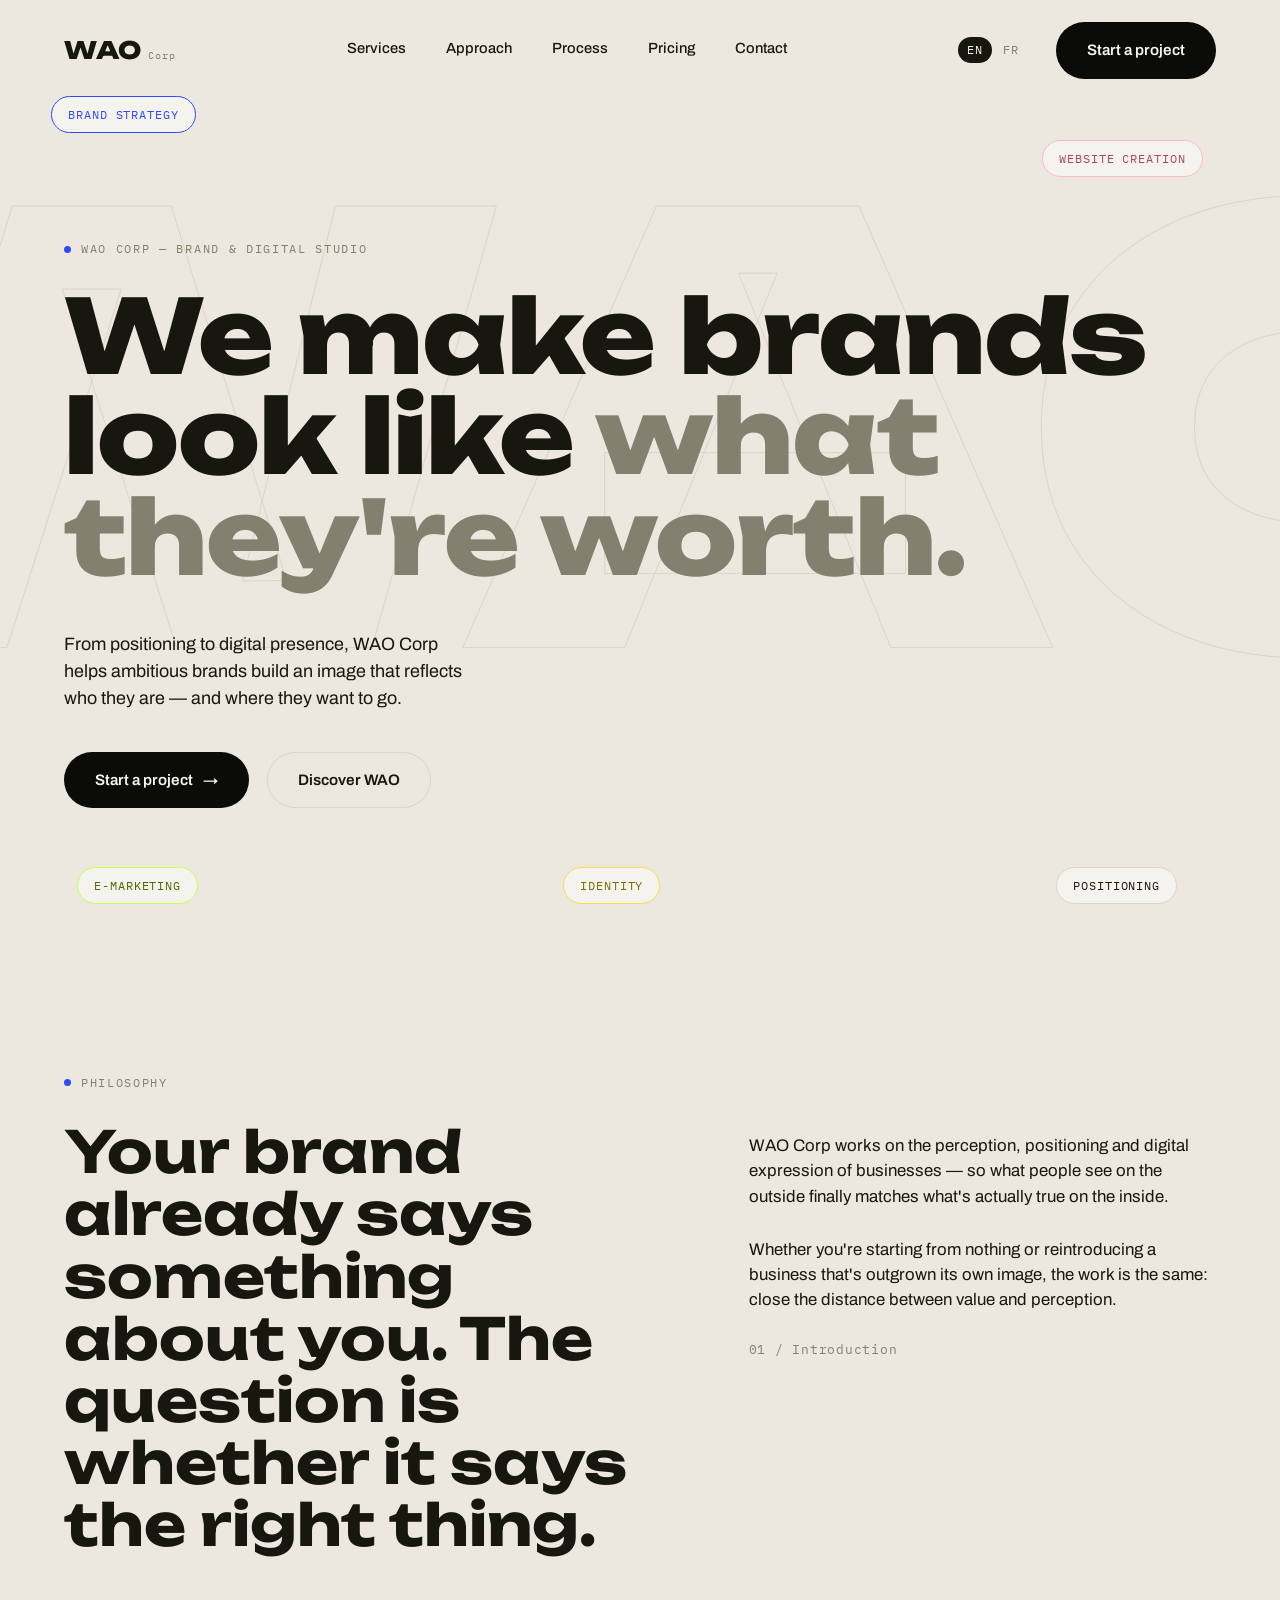
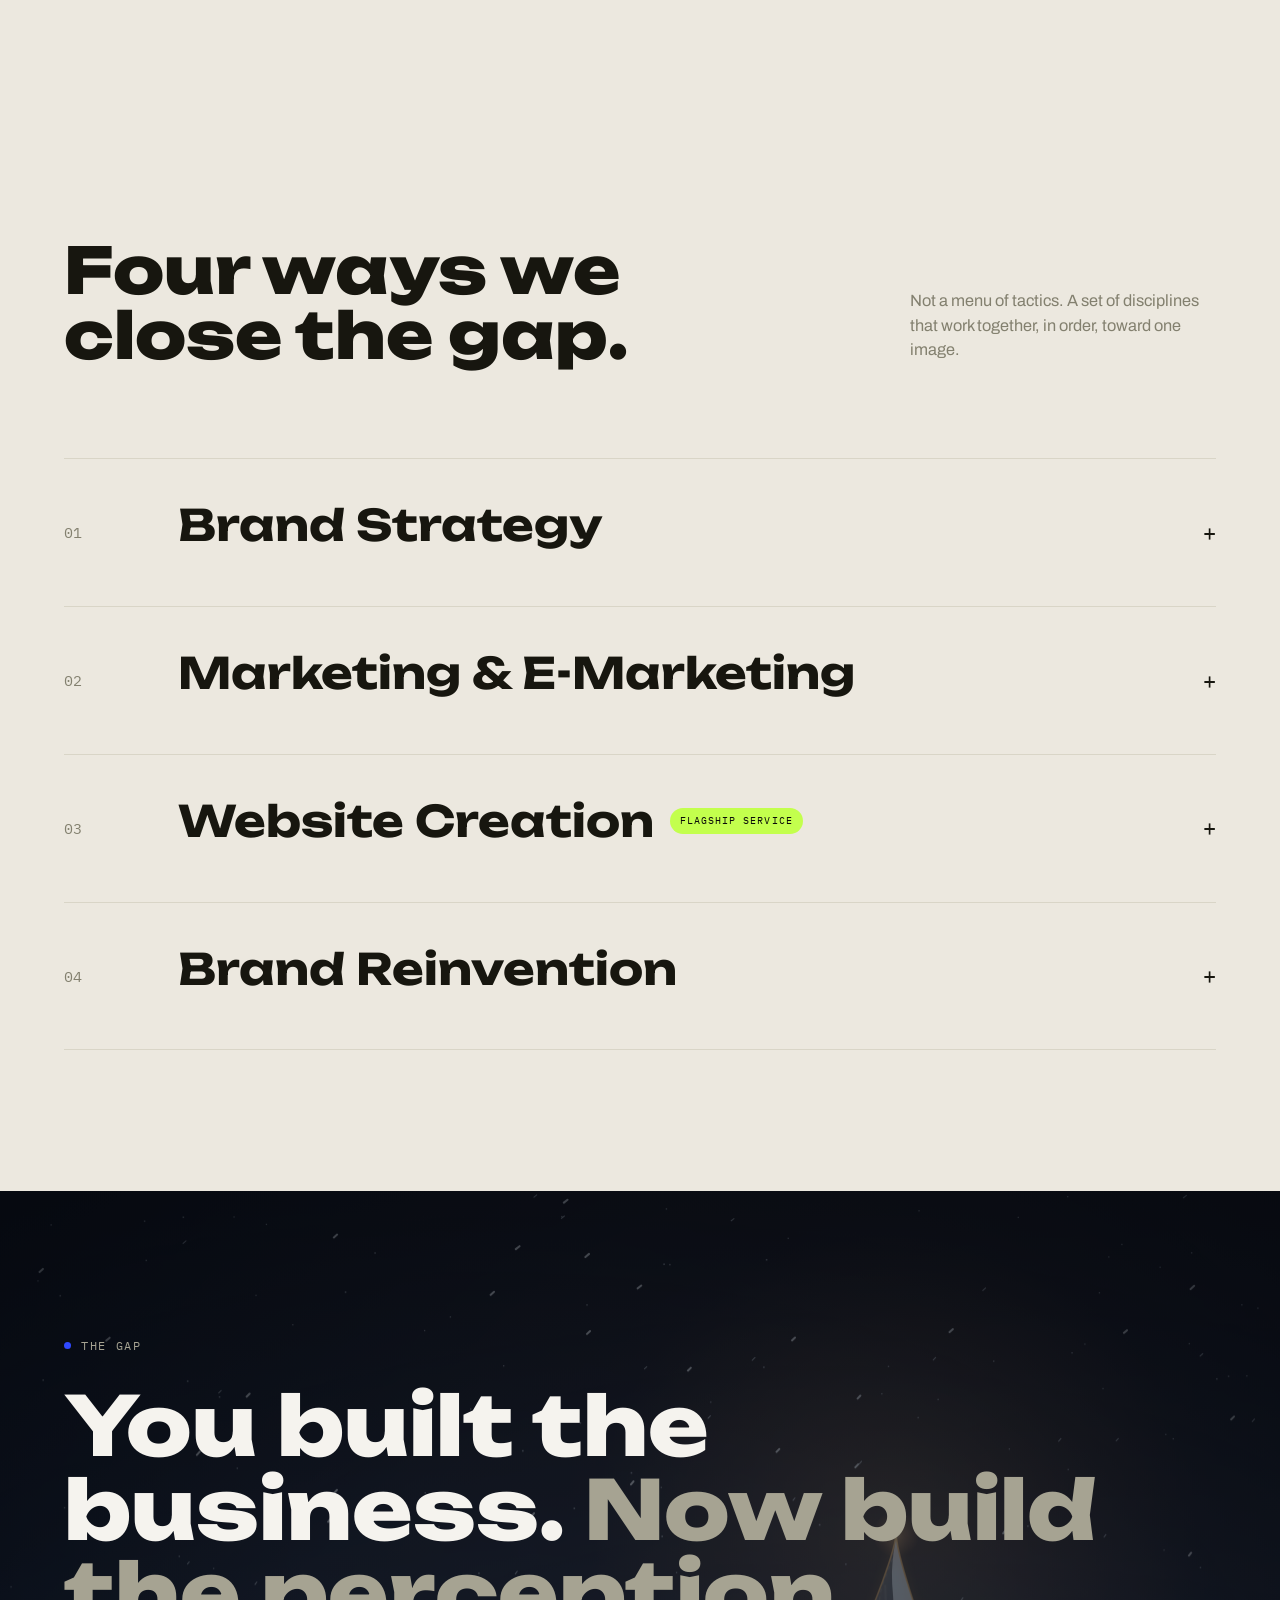
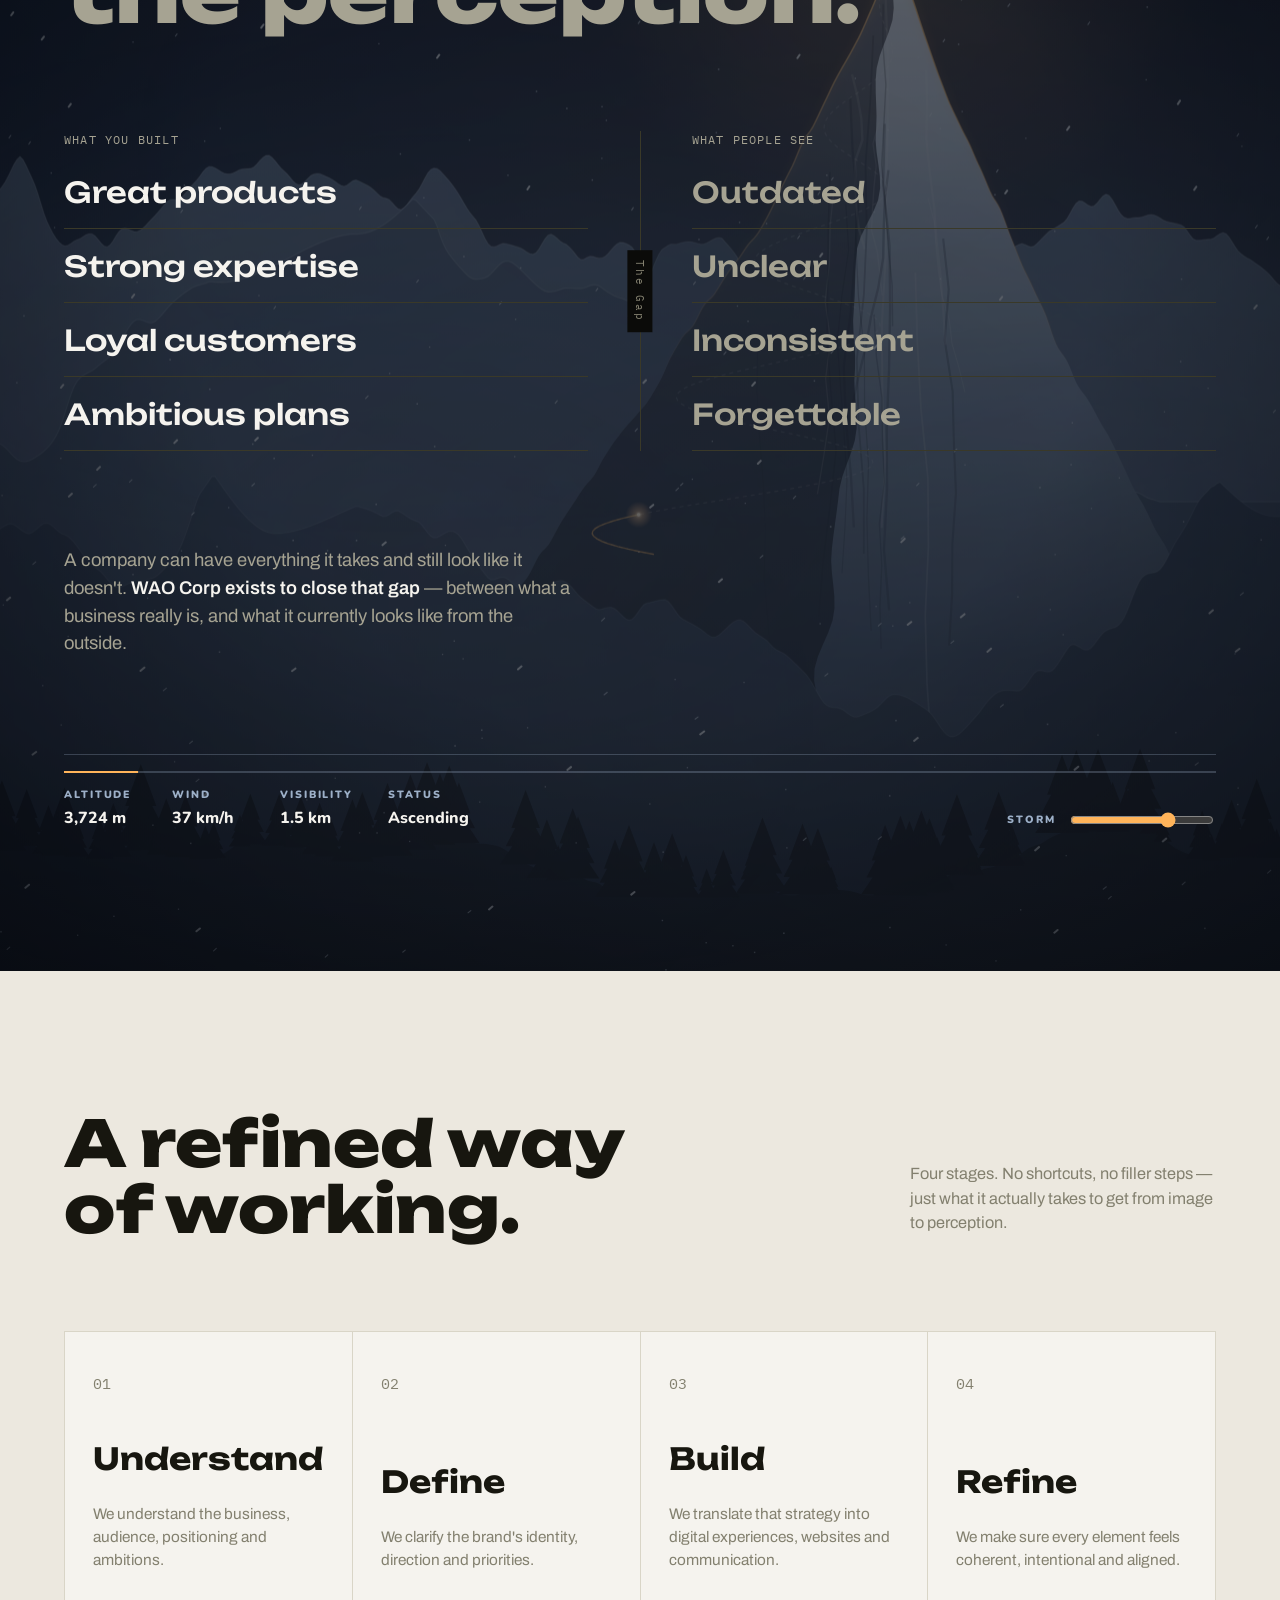
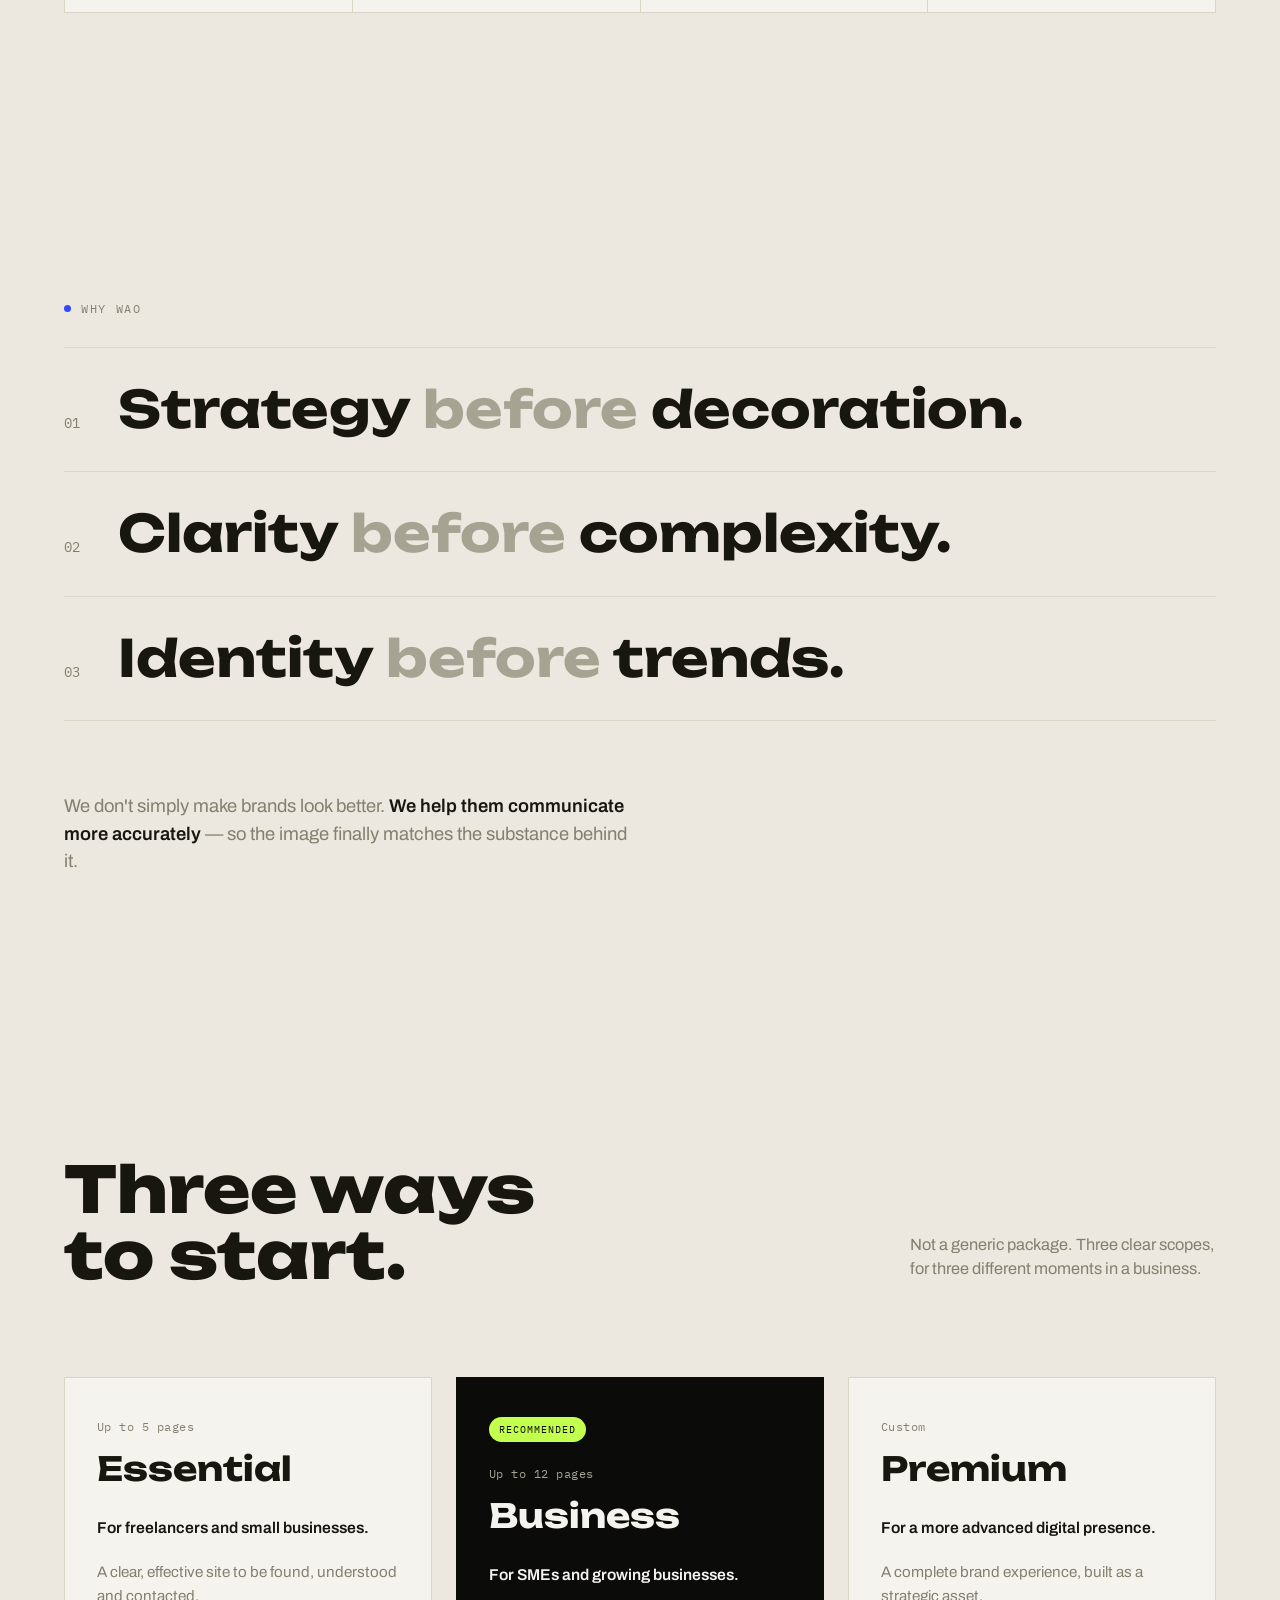
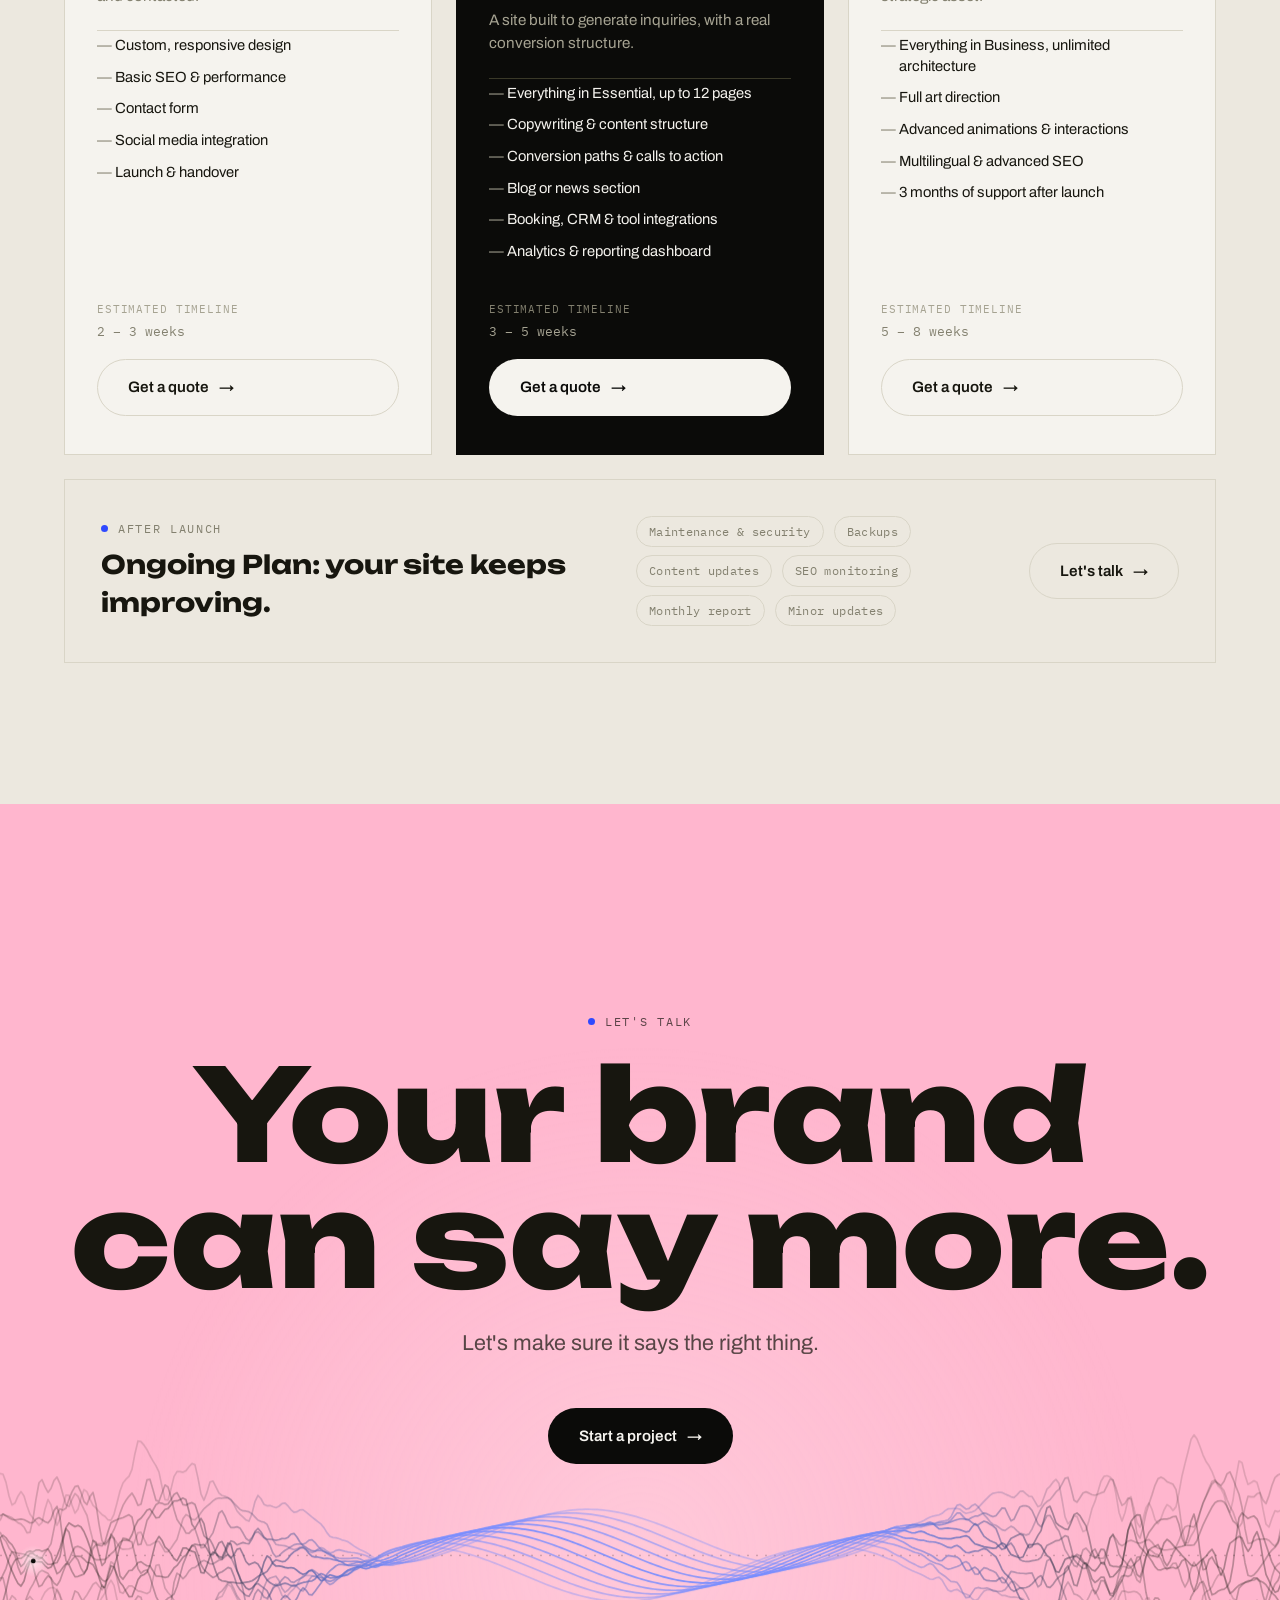
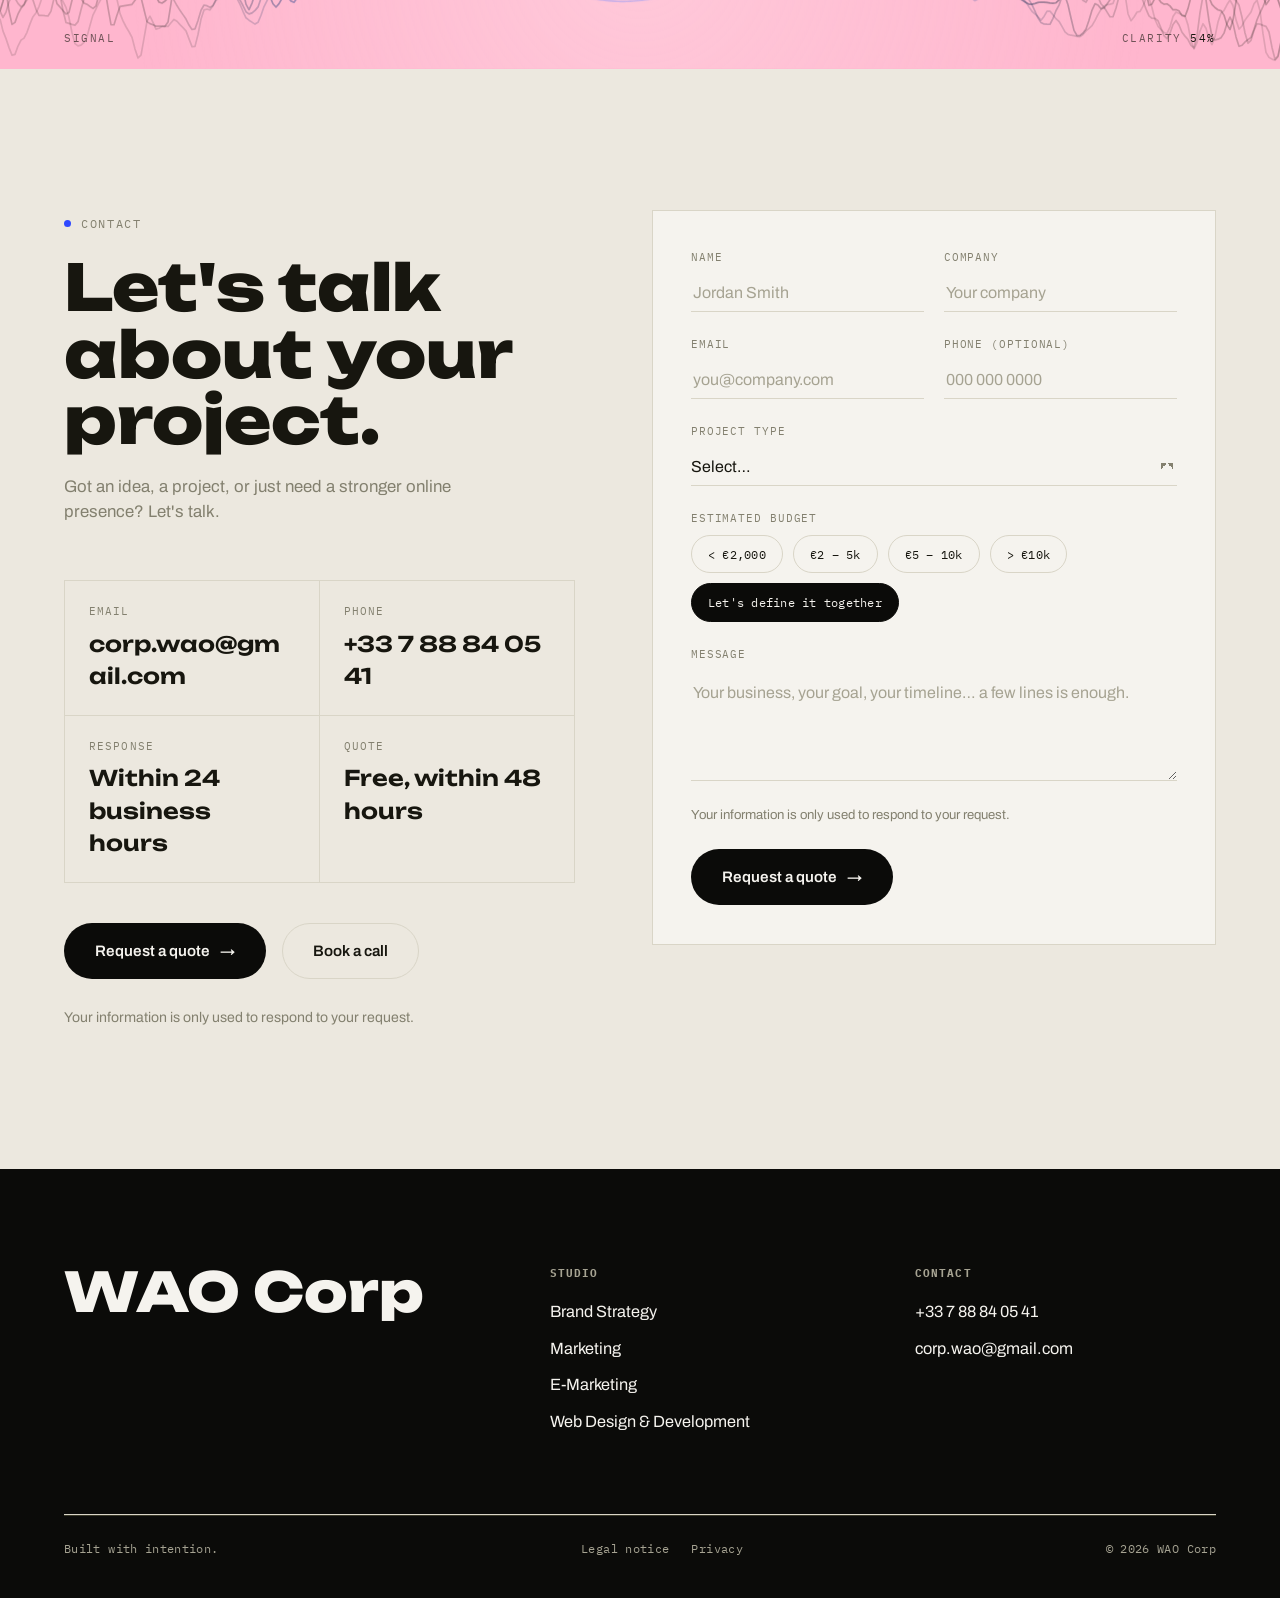
<file: index.html>
<!doctype html>
<html lang="en">
<head>
<meta charset="UTF-8">
<meta name="viewport" content="width=device-width, initial-scale=1, viewport-fit=cover">
<title>WAO Corp — Brand &amp; Digital Studio</title>
<meta name="description" content="WAO Corp helps ambitious brands align their image with what they're truly worth — brand strategy, marketing, website creation and brand reinvention.">
<meta name="theme-color" content="#F5F3EE">
<link rel="icon" href="favicon.svg" type="image/svg+xml">
<link rel="icon" href="favicon-32.png" sizes="32x32" type="image/png">
<link rel="apple-touch-icon" href="apple-touch-icon.png">

<!-- Open Graph -->
<meta property="og:title" content="WAO Corp — Brand &amp; Digital Studio">
<meta property="og:description" content="We make brands look like what they're worth.">
<meta property="og:type" content="website">
<meta property="og:site_name" content="WAO Corp">
<meta property="og:url" content="https://corpwao.github.io/WAOCorp/">
<meta property="og:image" content="https://corpwao.github.io/WAOCorp/og-image.png">
<meta property="og:image:width" content="1200">
<meta property="og:image:height" content="630">
<meta property="og:image:alt" content="WAO Corp: we make brands look like what they're worth.">
<meta name="twitter:card" content="summary_large_image">
<link rel="canonical" href="https://corpwao.github.io/WAOCorp/">
<link rel="alternate" hreflang="en" href="https://corpwao.github.io/WAOCorp/">
<link rel="alternate" hreflang="fr" href="https://corpwao.github.io/WAOCorp/fr/">
<link rel="alternate" hreflang="x-default" href="https://corpwao.github.io/WAOCorp/">

<link rel="preconnect" href="https://fonts.googleapis.com">
<link rel="preconnect" href="https://fonts.gstatic.com" crossorigin>
<link href="https://fonts.googleapis.com/css2?family=Unbounded:wght@500;600;700;800;900&family=Archivo:wght@400;500;600;700&family=IBM+Plex+Mono:wght@400;500&family=Nunito:wght@800;900&display=swap" rel="stylesheet">

<link rel="stylesheet" href="styles.css">
<link rel="stylesheet" href="work-visuals.css">
</head>
<body>

<!-- ================= HEADER ================= -->
<header class="site-header">
  <a href="#top" class="logo">WAO<span>Corp</span></a>

  <nav class="nav-links" aria-label="Primary">
    <a href="#services">Services</a>
    <a href="#approach">Approach</a>
    <a href="#process">Process</a>
    <a href="#pricing">Pricing</a>
    <a href="#contact">Contact</a>
  </nav>

  <div class="nav-right">
    <div class="lang-switch" role="group" aria-label="Language"><span aria-current="true">EN</span><a href="fr/" hreflang="fr" lang="fr" aria-label="Français">FR</a></div>
    <a href="#pricing" class="btn btn-primary nav-cta">Start a project</a>
    <button class="nav-toggle" aria-label="Open menu" aria-expanded="false">
      <span></span><span></span><span></span>
    </button>
  </div>
</header>

<div class="mobile-menu" id="mobile-menu">
  <nav class="mobile-menu-links" aria-label="Mobile">
    <a href="#services">Services</a>
    <a href="#approach">Approach</a>
    <a href="#process">Process</a>
    <a href="#pricing">Pricing</a>
    <a href="#contact">Contact</a>
  </nav>
  <div class="mobile-menu-foot">
    <span>corp.wao@gmail.com</span>
    <a href="#pricing">Start a project →</a>
    <a href="fr/" hreflang="fr" lang="fr">Français</a>
  </div>
</div>

<main id="top">

  <!-- ================= HERO ================= -->
  <section class="hero section-alt">
    <div class="hero-watermark" aria-hidden="true">WAO</div>

    <div class="hero-tags" aria-hidden="true">
      <span class="hero-tag hero-tag--1">Brand Strategy</span>
      <span class="hero-tag hero-tag--2">Website Creation</span>
      <span class="hero-tag hero-tag--3">E-Marketing</span>
      <span class="hero-tag hero-tag--4">Positioning</span>
      <span class="hero-tag hero-tag--5">Identity</span>
    </div>

    <div class="container hero-inner">
      <div class="hero-eyebrow-row">
        <span class="eyebrow">WAO Corp — Brand &amp; Digital Studio</span>
      </div>

      <h1>We make brands<br>look like <em>what<br>they're worth.</em></h1>

      <div class="hero-grid">
        <div>
          <p class="hero-sub">From positioning to digital presence, WAO Corp helps ambitious brands build an image that reflects who they are — and where they want to go.</p>
          <div class="hero-actions">
            <a href="#pricing" class="btn btn-primary">Start a project <span class="btn-arrow">→</span></a>
            <a href="#philosophy" class="btn btn-ghost">Discover WAO</a>
          </div>
        </div>
      </div>
    </div>
  </section>

  <!-- ================= PHILOSOPHY ================= -->
  <section class="section section-alt" id="philosophy">
    <div class="container">
      <span class="eyebrow reveal">Philosophy</span>

      <div class="philosophy-grid" style="margin-top: 28px;">
        <p class="philosophy-statement reveal">Your brand already says something about you. <span class="accent">The question is whether it says the right thing.</span></p>

        <div class="philosophy-aside reveal">
          <p>WAO Corp works on the perception, positioning and digital expression of businesses — so what people see on the outside finally matches what's actually true on the inside.</p>
          <p>Whether you're starting from nothing or reintroducing a business that's outgrown its own image, the work is the same: close the distance between value and perception.</p>
          <span class="philosophy-index">01 / Introduction</span>
        </div>
      </div>
    </div>
  </section>

  <!-- ================= SERVICES ================= -->
  <section class="section section-alt" id="services">
    <div class="container">
      <div class="section-head reveal">
        <h2>Four ways we close the gap.</h2>
        <p>Not a menu of tactics. A set of disciplines that work together, in order, toward one image.</p>
      </div>

      <div class="service-list reveal">
        <div class="service-row" tabindex="0" role="button" aria-expanded="false">
          <span class="service-index">01</span>
          <div class="service-main">
            <div class="service-title-line">
              <h3 class="service-title">Brand Strategy</h3>
            </div>
            <div class="service-desc">
              <div class="service-desc-inner">
                <p>Positioning, identity direction, brand perception, messaging and strategic coherence. The thinking everything else is built on.</p>
              </div>
            </div>
          </div>
          <span class="service-arrow" aria-hidden="true">+</span>
        </div>

        <div class="service-row" tabindex="0" role="button" aria-expanded="false">
          <span class="service-index">02</span>
          <div class="service-main">
            <div class="service-title-line">
              <h3 class="service-title">Marketing &amp; E-Marketing</h3>
            </div>
            <div class="service-desc">
              <div class="service-desc-inner">
                <p>Digital marketing strategy, content direction, acquisition thinking, digital campaigns and online visibility — built around the brand, not around trends.</p>
              </div>
            </div>
          </div>
          <span class="service-arrow" aria-hidden="true">+</span>
        </div>

        <div class="service-row" tabindex="0" role="button" aria-expanded="false">
          <span class="service-index">03</span>
          <div class="service-main">
            <div class="service-title-line">
              <h3 class="service-title">Website Creation</h3>
              <span class="service-flag">Flagship service</span>
            </div>
            <div class="service-desc">
              <div class="service-desc-inner">
                <p>Website design and development focused on clarity, credibility, conversion and brand expression. Often the first real contact between a company and the people it wants to reach — so it's the one we treat with the most weight.</p>
              </div>
            </div>
          </div>
          <span class="service-arrow" aria-hidden="true">+</span>
        </div>

        <div class="service-row" tabindex="0" role="button" aria-expanded="false">
          <span class="service-index">04</span>
          <div class="service-main">
            <div class="service-title-line">
              <h3 class="service-title">Brand Reinvention</h3>
            </div>
            <div class="service-desc">
              <div class="service-desc-inner">
                <p>Helping existing businesses redefine how they present themselves when their current identity no longer reflects their ambition.</p>
              </div>
            </div>
          </div>
          <span class="service-arrow" aria-hidden="true">+</span>
        </div>
      </div>
    </div>
  </section>

  <!-- ================= THE GAP =================
       Background: animated canvas (ported from Summit Storm), a climber
       ascending a snowstorm-wrapped peak. See gap-animation.js. -->
  <section class="section the-gap-section" id="the-gap">
    <canvas class="gap-canvas" id="gap-stage" role="img" aria-label="Animated snowstorm over a mountain range. A climber's headlamp works up a switchback route toward a glowing summit."></canvas>
    <div class="gap-overlay" aria-hidden="true"></div>

    <div class="container gap-content">
      <span class="eyebrow eyebrow--on-dark reveal">The Gap</span>

      <h2 class="gap-statement reveal" style="margin-top: 28px;">You built the business. <span class="accent">Now build the perception.</span></h2>

      <div class="gap-columns reveal">
        <div class="gap-col">
          <span class="gap-col-label">What you built</span>
          <ul>
            <li>Great products</li>
            <li>Strong expertise</li>
            <li>Loyal customers</li>
            <li>Ambitious plans</li>
          </ul>
        </div>

        <div class="gap-divider" aria-hidden="true"><span>The Gap</span></div>

        <div class="gap-col gap-col--negative">
          <span class="gap-col-label">What people see</span>
          <ul>
            <li>Outdated</li>
            <li>Unclear</li>
            <li>Inconsistent</li>
            <li>Forgettable</li>
          </ul>
        </div>
      </div>

      <p class="gap-close reveal">A company can have everything it takes and still look like it doesn't. <strong>WAO Corp exists to close that gap</strong> — between what a business really is, and what it currently looks like from the outside.</p>

      <footer class="gap-hud reveal">
        <div class="gap-hud-prog" aria-hidden="true"><i id="gap-prog"></i></div>
        <dl class="gap-hud-readouts">
          <div class="val"><dt>Altitude</dt><dd id="gap-r-alt">3,650 m</dd></div>
          <div class="val"><dt>Wind</dt><dd id="gap-r-wind">62 km/h</dd></div>
          <div class="val"><dt>Visibility</dt><dd id="gap-r-vis">180 m</dd></div>
          <div class="status"><dt>Status</dt><dd id="gap-r-state">Ascending</dd></div>
        </dl>
        <div class="gap-hud-ctrl">
          <label for="gap-storm">Storm</label>
          <input type="range" id="gap-storm" min="0" max="100" value="70">
        </div>
      </footer>
    </div>
  </section>

  <!-- ================= PROCESS ================= -->
  <section class="section section-alt" id="process">
    <div class="container">
      <div class="section-head reveal">
        <h2>A refined way of working.</h2>
        <p>Four stages. No shortcuts, no filler steps — just what it actually takes to get from image to perception.</p>
      </div>

      <div class="process-list reveal">
        <div class="process-step">
          <span class="process-num">01</span>
          <h3 class="process-title">Understand</h3>
          <p class="process-desc">We understand the business, audience, positioning and ambitions.</p>
        </div>
        <div class="process-step">
          <span class="process-num">02</span>
          <h3 class="process-title">Define</h3>
          <p class="process-desc">We clarify the brand's identity, direction and priorities.</p>
        </div>
        <div class="process-step">
          <span class="process-num">03</span>
          <h3 class="process-title">Build</h3>
          <p class="process-desc">We translate that strategy into digital experiences, websites and communication.</p>
        </div>
        <div class="process-step">
          <span class="process-num">04</span>
          <h3 class="process-title">Refine</h3>
          <p class="process-desc">We make sure every element feels coherent, intentional and aligned.</p>
        </div>
      </div>
    </div>
  </section>

  <!-- ================= WHY WAO ================= -->
  <section class="section section-alt" id="approach">
    <div class="container">
      <span class="eyebrow reveal">Why WAO</span>

      <div class="why-list reveal" style="margin-top: 28px;">
        <div class="why-line">
          <span class="why-num">01</span>
          <p class="why-text">Strategy <span class="fade">before</span> decoration.</p>
        </div>
        <div class="why-line">
          <span class="why-num">02</span>
          <p class="why-text">Clarity <span class="fade">before</span> complexity.</p>
        </div>
        <div class="why-line">
          <span class="why-num">03</span>
          <p class="why-text">Identity <span class="fade">before</span> trends.</p>
        </div>
      </div>

      <p class="why-close reveal">We don't simply make brands look better. <strong>We help them communicate more accurately</strong> — so the image finally matches the substance behind it.</p>
    </div>
  </section>

  <!-- ================= PRICING ================= -->
  <section class="section section-alt" id="pricing">
    <div class="container">
      <div class="section-head reveal">
        <h2>Three ways to start.</h2>
        <p>Not a generic package. Three clear scopes, for three different moments in a business.</p>
      </div>

      <div class="pricing-grid reveal">
        <article class="pricing-card">
          <div class="pricing-head">
            <span class="pricing-scope">Up to 5 pages</span>
            <h3 class="pricing-name">Essential</h3>
          </div>
          <p class="pricing-audience">For freelancers and small businesses.</p>
          <p class="pricing-desc">A clear, effective site to be found, understood and contacted.</p>
          <ul class="pricing-features">
            <li>Custom, responsive design</li>
            <li>Basic SEO &amp; performance</li>
            <li>Contact form</li>
            <li>Social media integration</li>
            <li>Launch &amp; handover</li>
          </ul>
          <div class="pricing-foot">
            <div class="pricing-timeline"><span>Estimated timeline</span>2 – 3 weeks</div>
            <a href="#contact" class="btn btn-ghost">Get a quote <span class="btn-arrow">→</span></a>
          </div>
        </article>

        <article class="pricing-card pricing-card--featured">
          <span class="pricing-badge">Recommended</span>
          <div class="pricing-head">
            <span class="pricing-scope">Up to 12 pages</span>
            <h3 class="pricing-name">Business</h3>
          </div>
          <p class="pricing-audience">For SMEs and growing businesses.</p>
          <p class="pricing-desc">A site built to generate inquiries, with a real conversion structure.</p>
          <ul class="pricing-features">
            <li>Everything in Essential, up to 12 pages</li>
            <li>Copywriting &amp; content structure</li>
            <li>Conversion paths &amp; calls to action</li>
            <li>Blog or news section</li>
            <li>Booking, CRM &amp; tool integrations</li>
            <li>Analytics &amp; reporting dashboard</li>
          </ul>
          <div class="pricing-foot">
            <div class="pricing-timeline"><span>Estimated timeline</span>3 – 5 weeks</div>
            <a href="#contact" class="btn btn-on-dark">Get a quote <span class="btn-arrow">→</span></a>
          </div>
        </article>

        <article class="pricing-card">
          <div class="pricing-head">
            <span class="pricing-scope">Custom</span>
            <h3 class="pricing-name">Premium</h3>
          </div>
          <p class="pricing-audience">For a more advanced digital presence.</p>
          <p class="pricing-desc">A complete brand experience, built as a strategic asset.</p>
          <ul class="pricing-features">
            <li>Everything in Business, unlimited architecture</li>
            <li>Full art direction</li>
            <li>Advanced animations &amp; interactions</li>
            <li>Multilingual &amp; advanced SEO</li>
            <li>3 months of support after launch</li>
          </ul>
          <div class="pricing-foot">
            <div class="pricing-timeline"><span>Estimated timeline</span>5 – 8 weeks</div>
            <a href="#contact" class="btn btn-ghost">Get a quote <span class="btn-arrow">→</span></a>
          </div>
        </article>
      </div>

      <div class="pricing-followup reveal">
        <div class="pricing-followup-head">
          <span class="eyebrow">After launch</span>
          <h3 class="pricing-followup-title">Ongoing Plan: your site keeps improving.</h3>
        </div>
        <ul class="pricing-followup-list">
          <li>Maintenance &amp; security</li>
          <li>Backups</li>
          <li>Content updates</li>
          <li>SEO monitoring</li>
          <li>Monthly report</li>
          <li>Minor updates</li>
        </ul>
        <a href="#contact" class="btn btn-ghost">Let's talk <span class="btn-arrow">→</span></a>
      </div>
    </div>
  </section>

  <!-- ================= CTA ================= -->
  <section class="cta-section" id="start-project">
    <canvas class="cta-canvas" id="cta-stage" role="img" aria-label="Animated sound-wave lines. Noisy and tangled at the edges, they resolve into clean, parallel lines near the centre."></canvas>
    <div class="container">
      <span class="eyebrow reveal">Let's talk</span>
      <h2 class="cta-heading reveal" style="margin-top: 20px;">Your brand can say more.</h2>
      <p class="cta-sub reveal">Let's make sure it says the right thing.</p>
      <div class="cta-actions reveal">
        <a href="#contact" class="btn btn-primary">Start a project <span class="btn-arrow">→</span></a>
      </div>
    </div>
    <div class="cta-readout" aria-hidden="true"><span>Signal</span><span>Clarity <b id="cta-clarity">62%</b></span></div>
  </section>

  <!-- ================= CONTACT =================
       The quote form posts to Formspree. The form ID (myekyvgg) is set in the form action. -->
  <section class="section contact-section" id="contact">
    <div class="container">
      <div class="contact-grid">
        <div class="reveal">
          <span class="eyebrow">Contact</span>
          <h2 class="contact-heading" style="margin-top: 20px;">Let's talk about your project.</h2>
          <p class="contact-sub">Got an idea, a project, or just need a stronger online presence? Let's talk.</p>

          <div class="contact-info-grid">
            <div class="contact-info-item">
              <span class="contact-info-label">Email</span>
              <a href="mailto:corp.wao@gmail.com" class="contact-info-value">corp.wao@gmail.com</a>
            </div>
            <div class="contact-info-item">
              <span class="contact-info-label">Phone</span>
              <a href="tel:+33788840541" class="contact-info-value">+33 7 88 84 05 41</a>
            </div>
            <div class="contact-info-item">
              <span class="contact-info-label">Response</span>
              <span class="contact-info-value">Within 24 business hours</span>
            </div>
            <div class="contact-info-item">
              <span class="contact-info-label">Quote</span>
              <span class="contact-info-value">Free, within 48 hours</span>
            </div>
          </div>

          <div class="contact-actions">
            <a href="#devis-form" class="btn btn-primary">Request a quote <span class="btn-arrow">→</span></a>
            <a href="mailto:corp.wao@gmail.com?subject=Book%20a%20call" class="btn btn-ghost">Book a call</a>
          </div>

          <p class="contact-note">Your information is only used to respond to your request.</p>
        </div>

        <div class="contact-form-wrap reveal">
        <form class="contact-form" id="devis-form" action="https://formspree.io/f/myekyvgg" method="POST" novalidate>
          <input type="hidden" name="_subject" value="New quote request - WAO Corp">
          <input type="text" name="_gotcha" class="form-hp" tabindex="-1" autocomplete="off" aria-hidden="true">
          <div class="form-row">
            <div class="form-field">
              <label for="f-name">Name</label>
              <input type="text" id="f-name" name="name" placeholder="Jordan Smith" autocomplete="name" required>
            </div>
            <div class="form-field">
              <label for="f-company">Company</label>
              <input type="text" id="f-company" name="company" placeholder="Your company" autocomplete="organization">
            </div>
          </div>

          <div class="form-row">
            <div class="form-field">
              <label for="f-email">Email</label>
              <input type="email" id="f-email" name="email" placeholder="you@company.com" autocomplete="email" required>
            </div>
            <div class="form-field">
              <label for="f-phone">Phone (optional)</label>
              <input type="tel" id="f-phone" name="phone" placeholder="000 000 0000" autocomplete="tel">
            </div>
          </div>

          <div class="form-field">
            <label for="f-project-type">Project type</label>
            <select id="f-project-type" name="projectType" required>
              <option value="" selected disabled>Select…</option>
              <option value="brand-strategy">Brand Strategy</option>
              <option value="marketing">Marketing &amp; E-Marketing</option>
              <option value="website">Website Creation</option>
              <option value="reinvention">Brand Reinvention</option>
              <option value="other">Other</option>
            </select>
          </div>

          <div class="form-field">
            <label id="f-budget-label">Estimated budget</label>
            <div class="budget-group" role="radiogroup" aria-labelledby="f-budget-label">
              <span class="budget-pill">
                <input type="radio" id="f-budget-1" name="budget" value="< €2,000">
                <label for="f-budget-1">&lt; €2,000</label>
              </span>
              <span class="budget-pill">
                <input type="radio" id="f-budget-2" name="budget" value="€2 – 5k">
                <label for="f-budget-2">€2 – 5k</label>
              </span>
              <span class="budget-pill">
                <input type="radio" id="f-budget-3" name="budget" value="€5 – 10k">
                <label for="f-budget-3">€5 – 10k</label>
              </span>
              <span class="budget-pill">
                <input type="radio" id="f-budget-4" name="budget" value="> €10k">
                <label for="f-budget-4">&gt; €10k</label>
              </span>
              <span class="budget-pill">
                <input type="radio" id="f-budget-5" name="budget" value="Let's define it together" checked>
                <label for="f-budget-5">Let's define it together</label>
              </span>
            </div>
          </div>

          <div class="form-field">
            <label for="f-message">Message</label>
            <textarea id="f-message" name="message" placeholder="Your business, your goal, your timeline… a few lines is enough." required></textarea>
          </div>

          <p class="form-note">Your information is only used to respond to your request.</p>

          <p class="form-error" id="devis-error" role="alert" hidden></p>

          <button type="submit" class="btn btn-primary form-submit">Request a quote <span class="btn-arrow">→</span></button>
        </form>

        <div class="form-confirm" id="devis-confirm" role="status" aria-live="polite">
          <h3 class="form-confirm-title">Thanks<span id="devis-confirm-name"></span>.</h3>
          <p>Your request has been received. We'll get back to you within 24 business hours.</p>
        </div>
        </div>
      </div>
    </div>
  </section>

</main>

<!-- ================= FOOTER ================= -->
<footer class="site-footer">
  <div class="container">
    <div class="footer-top">
      <div class="footer-brand">WAO Corp</div>

      <div class="footer-col">
        <h4>Studio</h4>
        <ul>
          <li><a href="#services">Brand Strategy</a></li>
          <li><a href="#services">Marketing</a></li>
          <li><a href="#services">E-Marketing</a></li>
          <li><a href="#services">Web Design &amp; Development</a></li>
        </ul>
      </div>

      <div class="footer-col">
        <h4>Contact</h4>
        <ul>
          <li><a href="tel:+33788840541">+33 7 88 84 05 41</a></li>
          <li><a href="mailto:corp.wao@gmail.com">corp.wao@gmail.com</a></li>
        </ul>
      </div>
    </div>

    <hr class="hairline">

    <div class="footer-bottom">
      <span>Built with intention.</span>
      <span class="footer-legal"><a href="legal.html">Legal notice</a><a href="privacy.html">Privacy</a></span>
      <span>© <span data-year>2026</span> WAO Corp</span>
    </div>
  </div>
</footer>

<script src="script.js"></script>
<script src="gap-animation.js"></script>
<script src="cta-animation.js"></script>
</body>
</html>
</file>
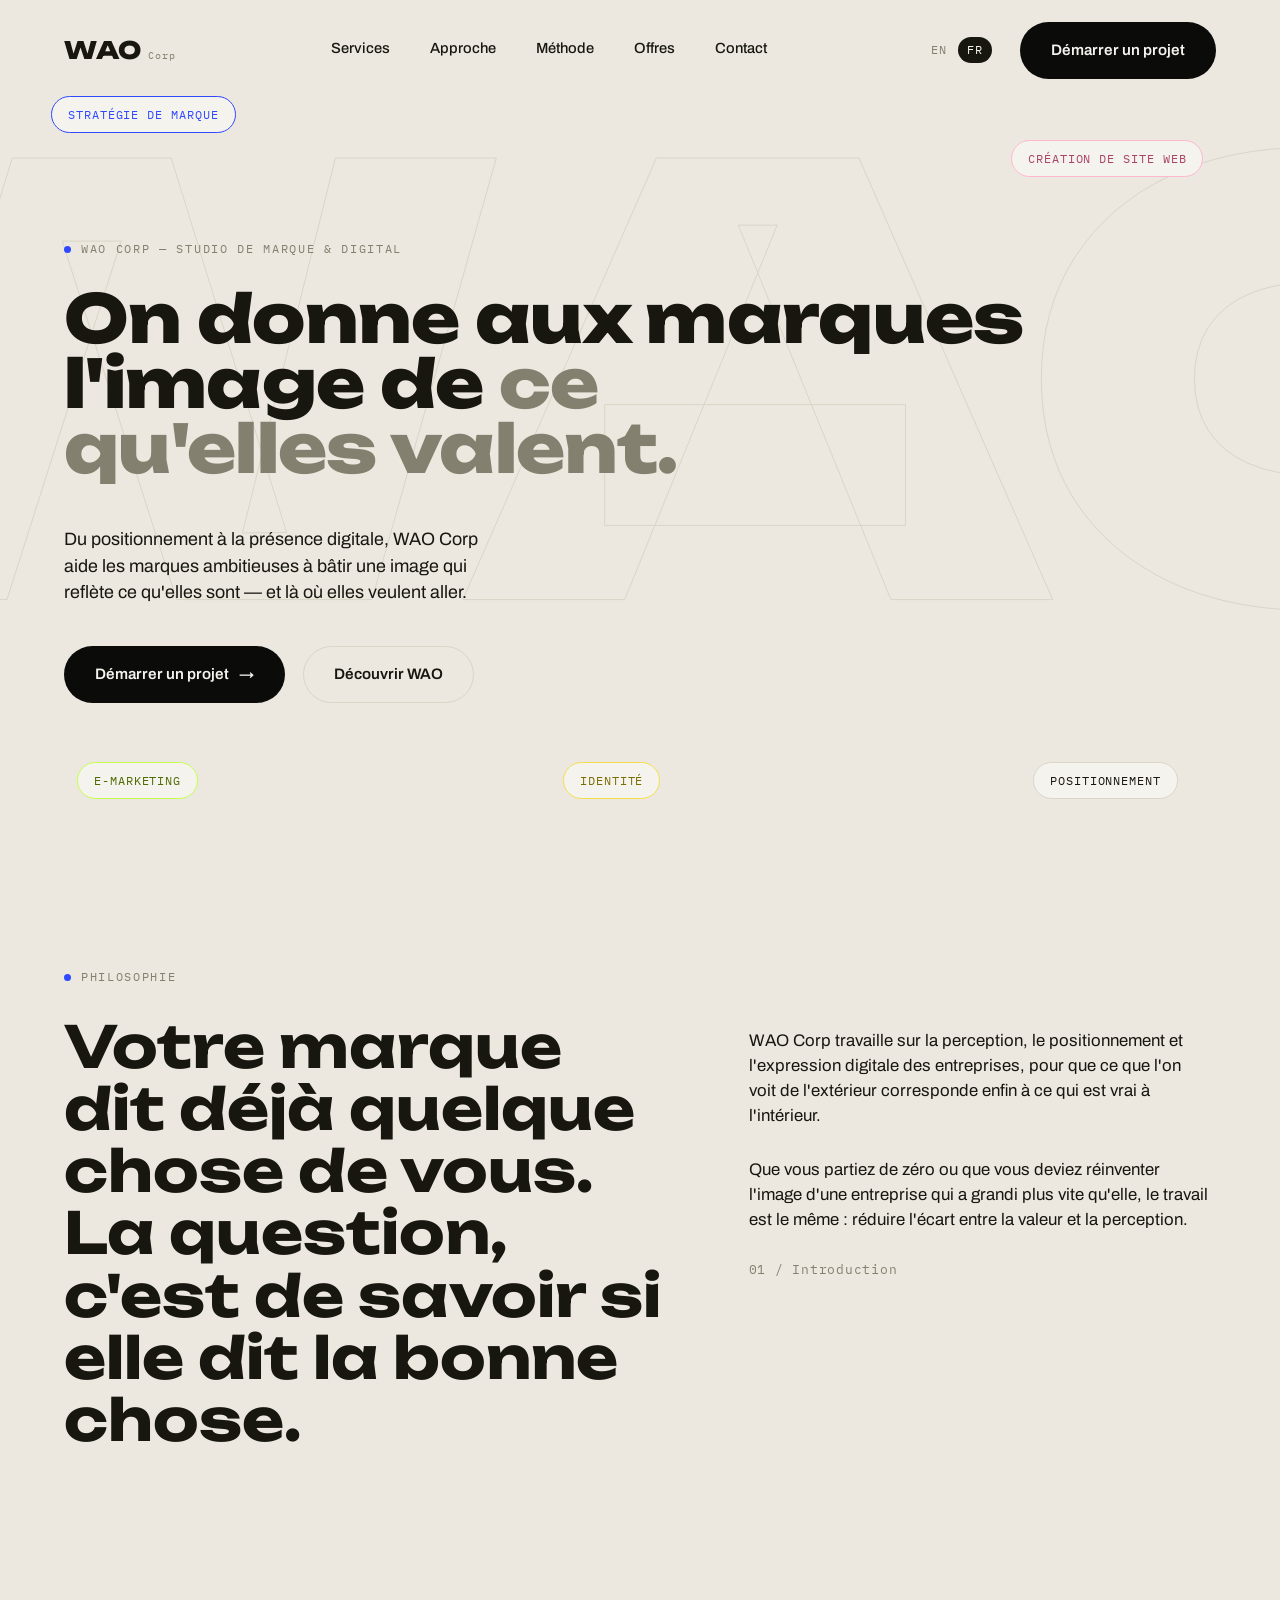
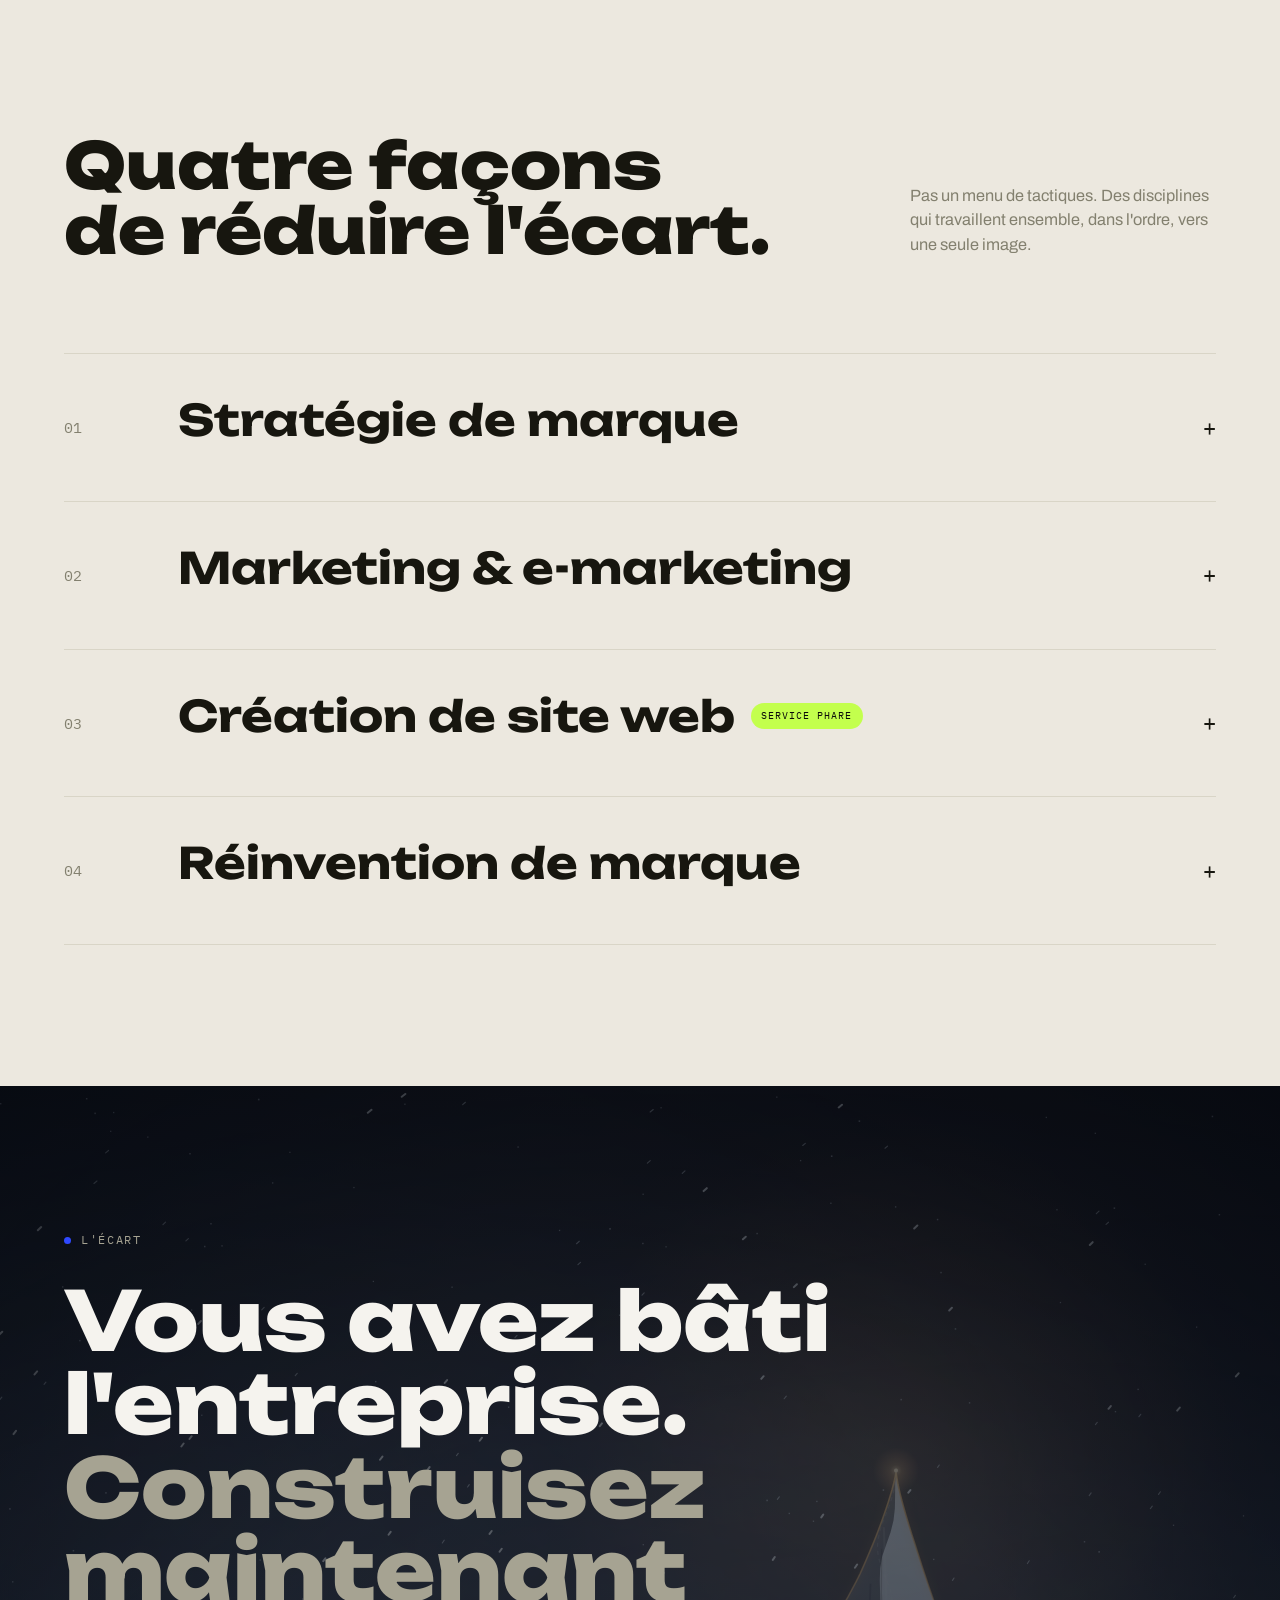
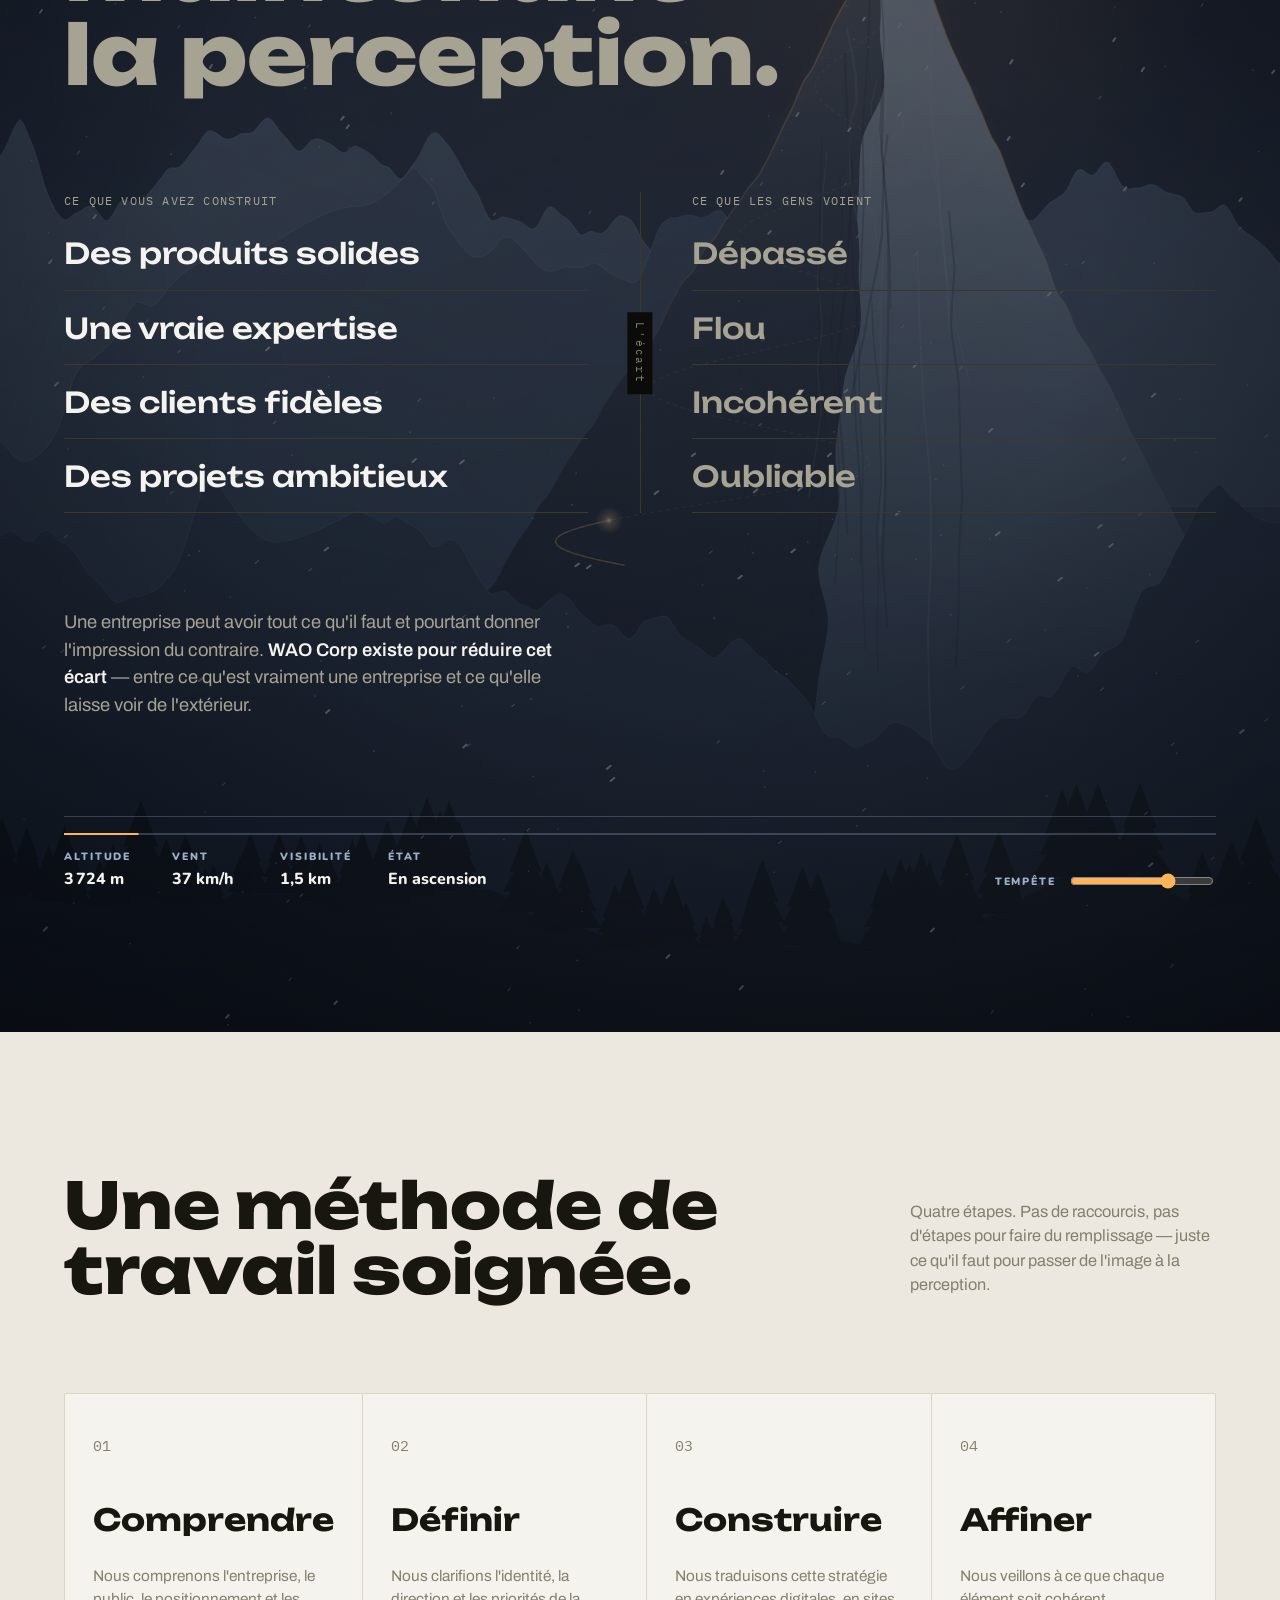
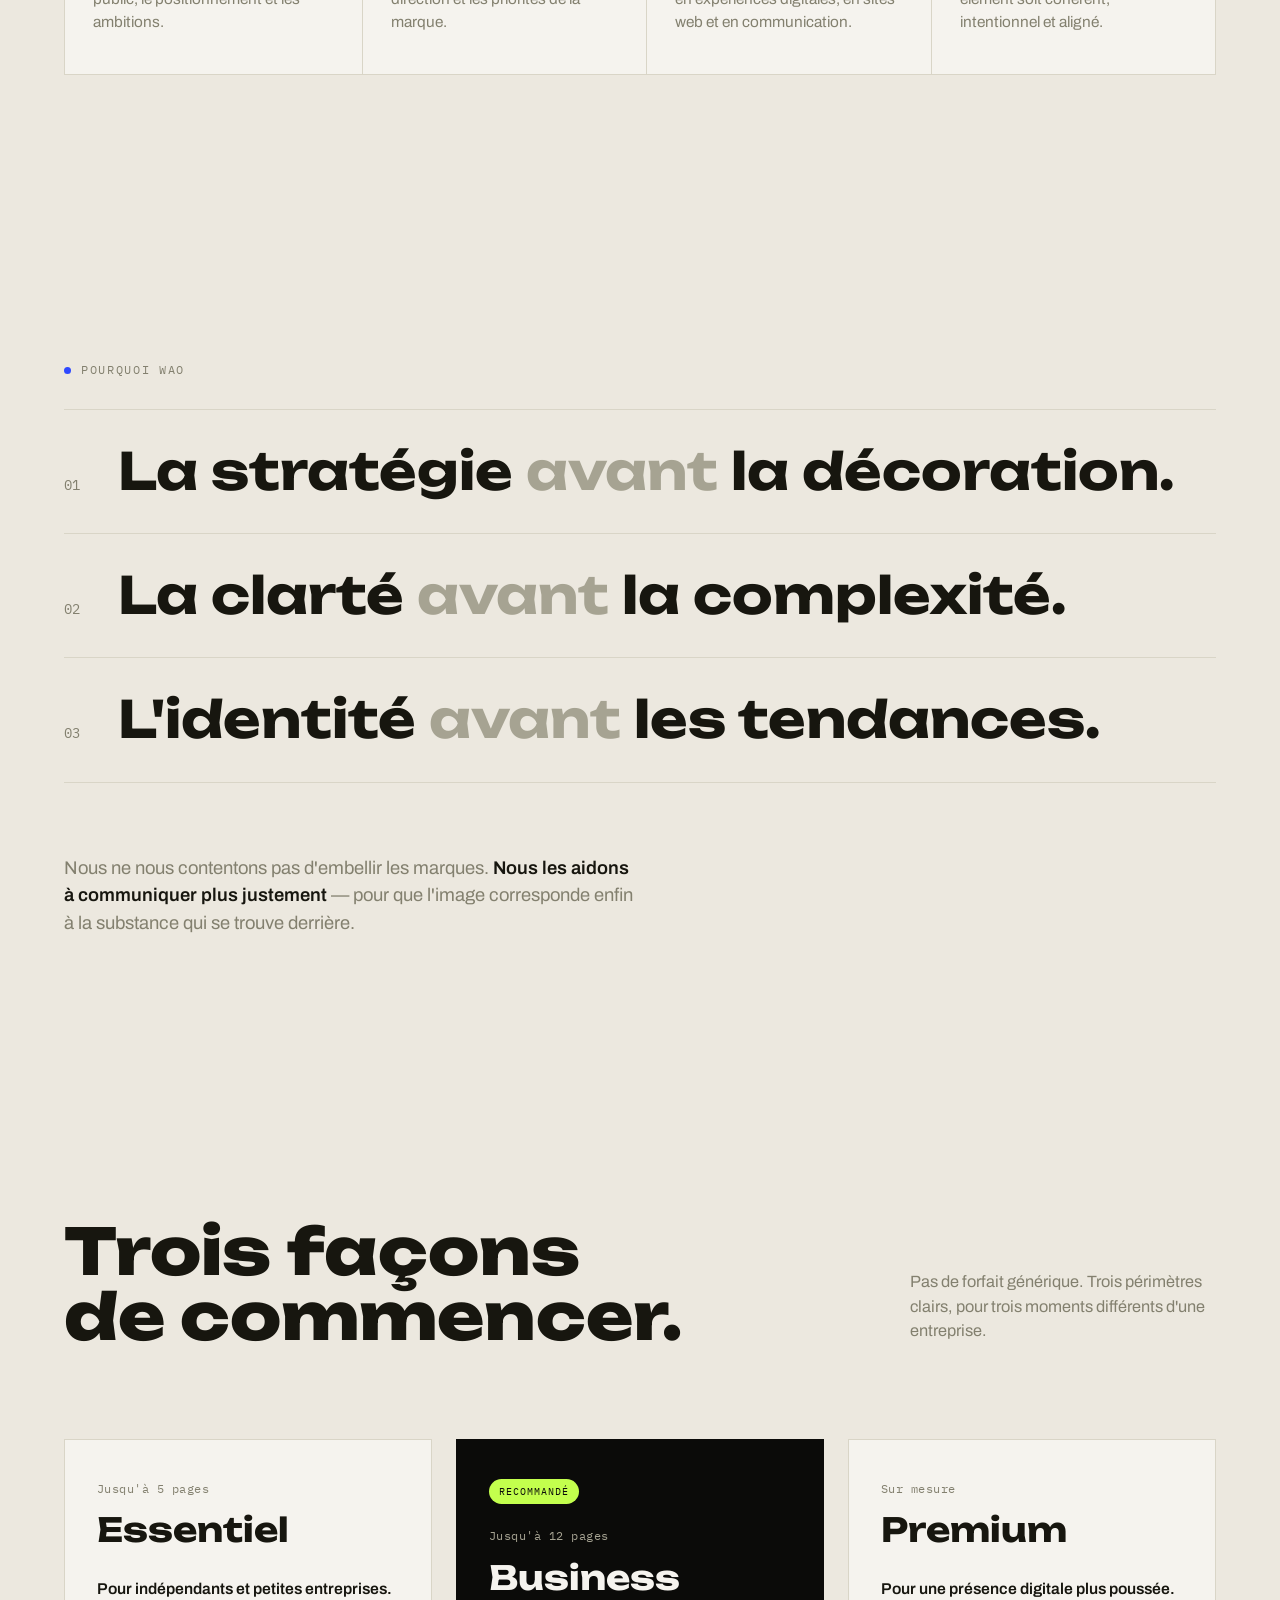
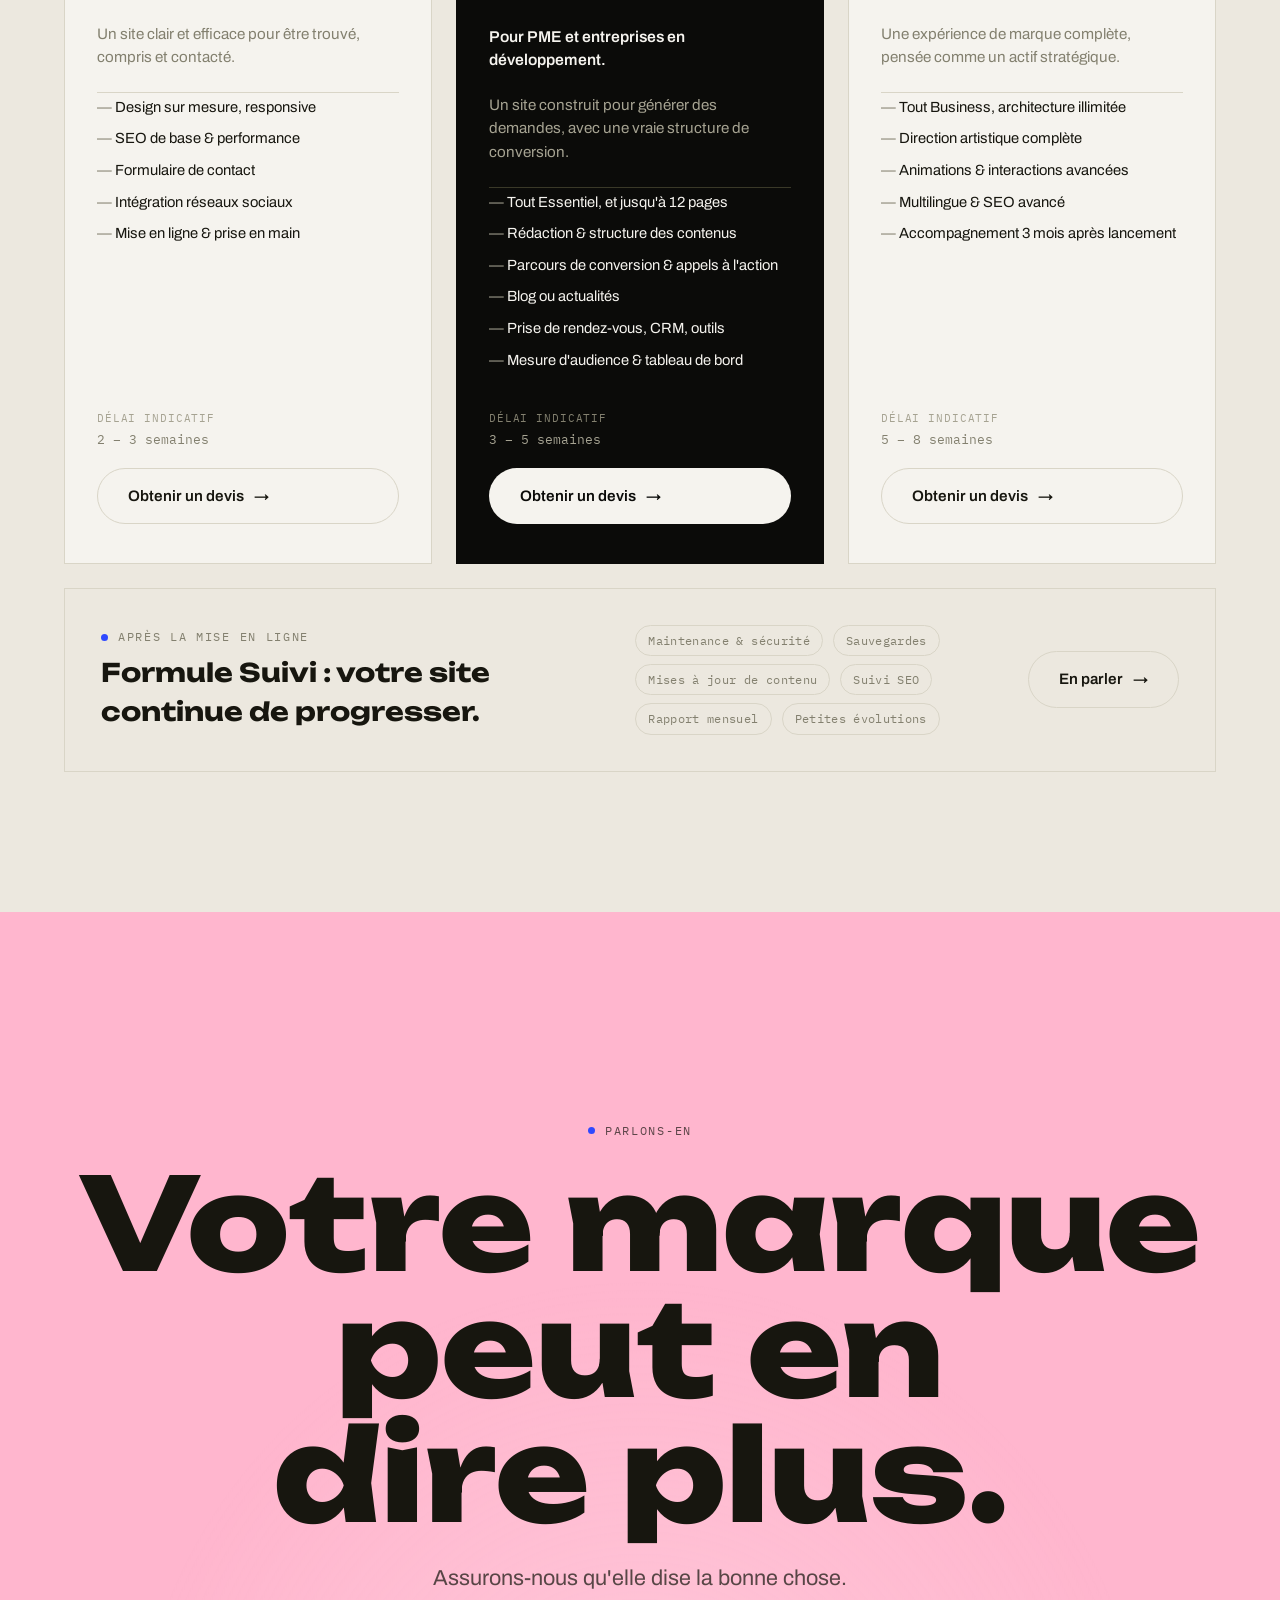
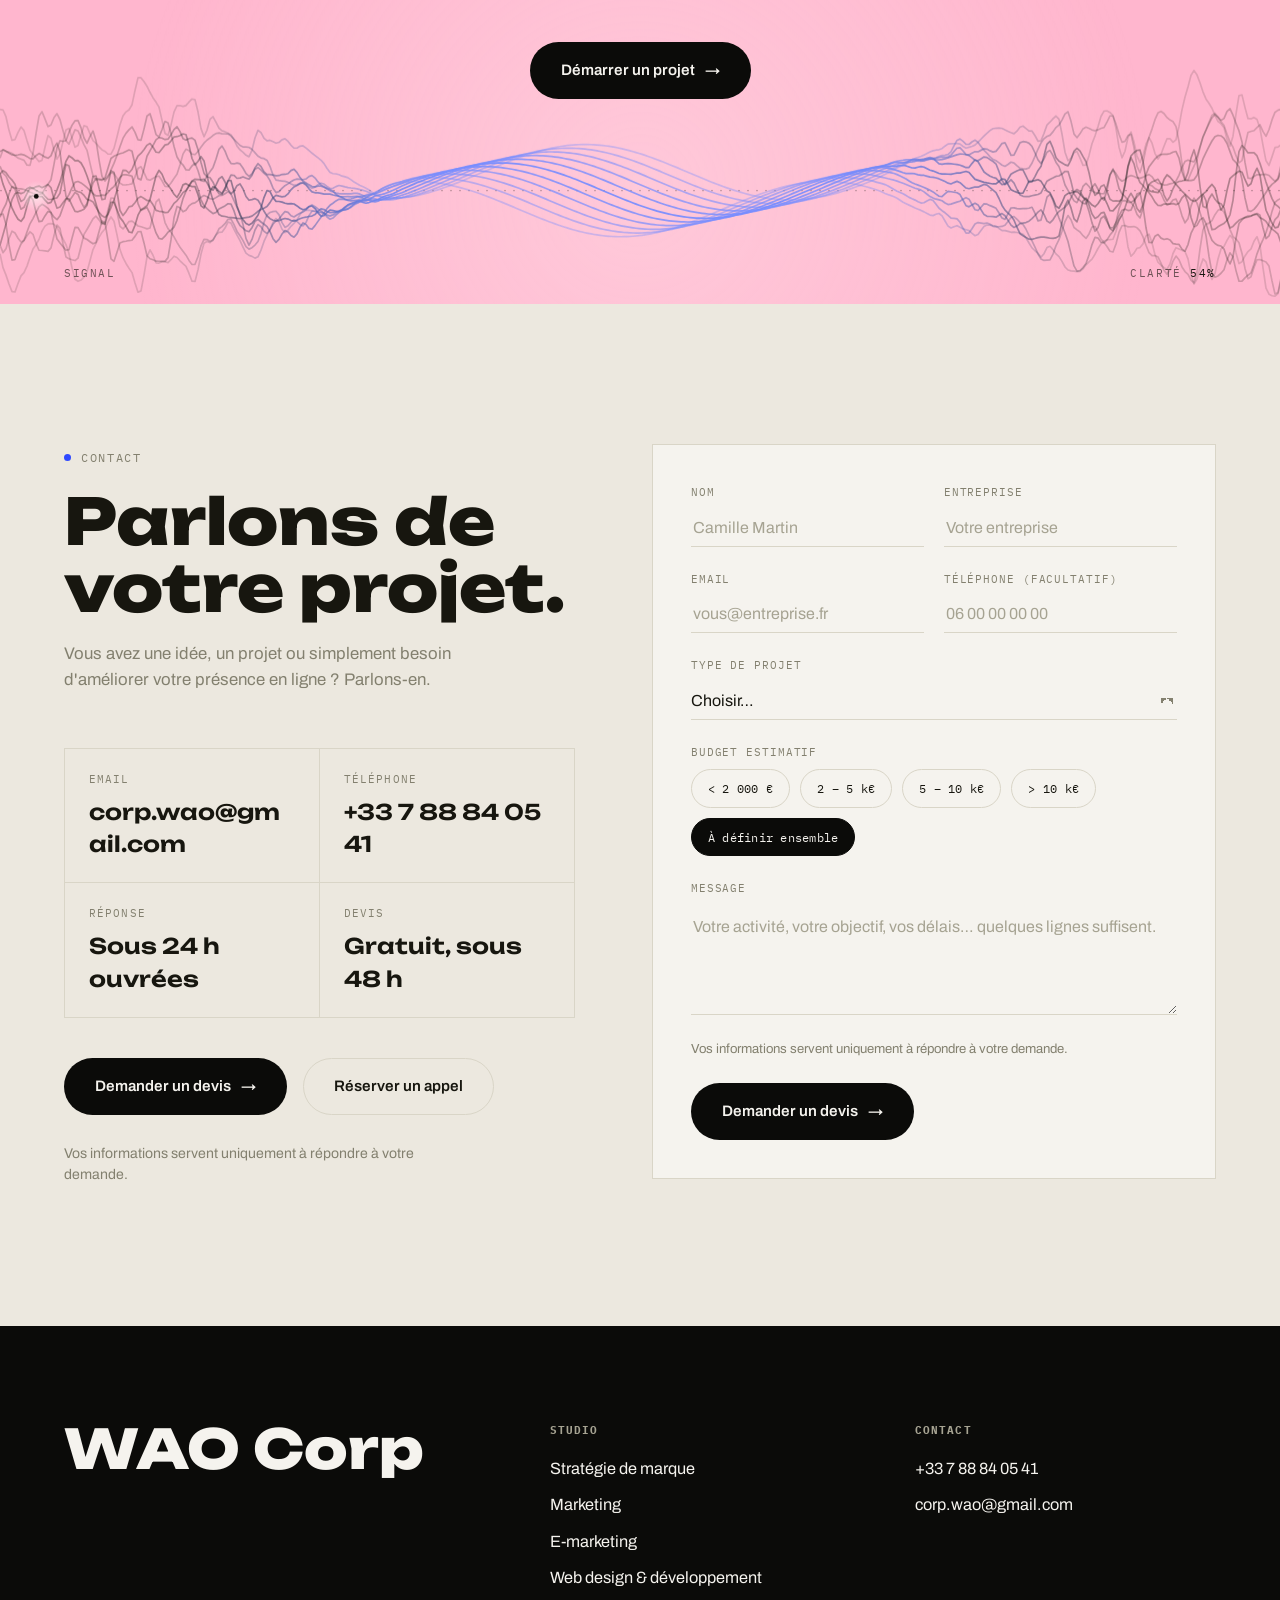
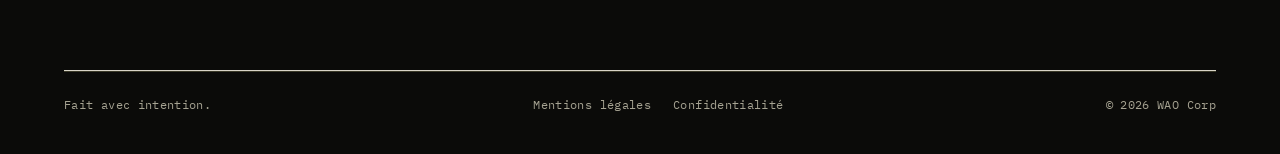
<file: fr/index.html>
<!doctype html>
<html lang="fr">
<head>
<meta charset="UTF-8">
<meta name="viewport" content="width=device-width, initial-scale=1, viewport-fit=cover">
<title>WAO Corp — Studio de marque &amp; digital</title>
<meta name="description" content="WAO Corp aide les marques ambitieuses à aligner leur image sur ce qu'elles valent vraiment : stratégie de marque, marketing, création de site web et réinvention de marque.">
<meta name="theme-color" content="#F5F3EE">
<link rel="icon" href="../favicon.svg" type="image/svg+xml">
<link rel="icon" href="../favicon-32.png" sizes="32x32" type="image/png">
<link rel="apple-touch-icon" href="../apple-touch-icon.png">

<!-- Open Graph -->
<meta property="og:title" content="WAO Corp — Studio de marque &amp; digital">
<meta property="og:description" content="On donne aux marques l'image de ce qu'elles valent.">
<meta property="og:type" content="website">
<meta property="og:locale" content="fr_FR">
<meta property="og:site_name" content="WAO Corp">
<meta property="og:url" content="https://corpwao.github.io/WAOCorp/fr/">
<meta property="og:image" content="https://corpwao.github.io/WAOCorp/og-image-fr.png">
<meta property="og:image:width" content="1200">
<meta property="og:image:height" content="630">
<meta property="og:image:alt" content="WAO Corp : on donne aux marques l'image de ce qu'elles valent.">
<meta name="twitter:card" content="summary_large_image">
<link rel="canonical" href="https://corpwao.github.io/WAOCorp/fr/">
<link rel="alternate" hreflang="en" href="https://corpwao.github.io/WAOCorp/">
<link rel="alternate" hreflang="fr" href="https://corpwao.github.io/WAOCorp/fr/">
<link rel="alternate" hreflang="x-default" href="https://corpwao.github.io/WAOCorp/">

<link rel="preconnect" href="https://fonts.googleapis.com">
<link rel="preconnect" href="https://fonts.gstatic.com" crossorigin>
<link href="https://fonts.googleapis.com/css2?family=Unbounded:wght@500;600;700;800;900&family=Archivo:wght@400;500;600;700&family=IBM+Plex+Mono:wght@400;500&family=Nunito:wght@800;900&display=swap" rel="stylesheet">

<link rel="stylesheet" href="../styles.css">
</head>
<body>

<!-- ================= EN-TÊTE ================= -->
<header class="site-header">
  <a href="#top" class="logo">WAO<span>Corp</span></a>

  <nav class="nav-links" aria-label="Principale">
    <a href="#services">Services</a>
    <a href="#approach">Approche</a>
    <a href="#process">Méthode</a>
    <a href="#pricing">Offres</a>
    <a href="#contact">Contact</a>
  </nav>

  <div class="nav-right">
    <div class="lang-switch" role="group" aria-label="Langue"><a href="../" hreflang="en" lang="en" aria-label="English">EN</a><span aria-current="true">FR</span></div>
    <a href="#pricing" class="btn btn-primary nav-cta">Démarrer un projet</a>
    <button class="nav-toggle" aria-label="Ouvrir le menu" aria-expanded="false">
      <span></span><span></span><span></span>
    </button>
  </div>
</header>

<div class="mobile-menu" id="mobile-menu">
  <nav class="mobile-menu-links" aria-label="Mobile">
    <a href="#services">Services</a>
    <a href="#approach">Approche</a>
    <a href="#process">Méthode</a>
    <a href="#pricing">Offres</a>
    <a href="#contact">Contact</a>
  </nav>
  <div class="mobile-menu-foot">
    <span>corp.wao@gmail.com</span>
    <a href="#pricing">Démarrer un projet →</a>
    <a href="../" hreflang="en" lang="en">English</a>
  </div>
</div>

<main id="top">

  <!-- ================= HERO ================= -->
  <section class="hero section-alt">
    <div class="hero-watermark" aria-hidden="true">WAO</div>

    <div class="hero-tags" aria-hidden="true">
      <span class="hero-tag hero-tag--1">Stratégie de marque</span>
      <span class="hero-tag hero-tag--2">Création de site web</span>
      <span class="hero-tag hero-tag--3">E-marketing</span>
      <span class="hero-tag hero-tag--4">Positionnement</span>
      <span class="hero-tag hero-tag--5">Identité</span>
    </div>

    <div class="container hero-inner">
      <div class="hero-eyebrow-row">
        <span class="eyebrow">WAO Corp — Studio de marque &amp; digital</span>
      </div>

      <h1>On donne aux marques<br>l'image de <em>ce<br>qu'elles valent.</em></h1>

      <div class="hero-grid">
        <div>
          <p class="hero-sub">Du positionnement à la présence digitale, WAO Corp aide les marques ambitieuses à bâtir une image qui reflète ce qu'elles sont — et là où elles veulent aller.</p>
          <div class="hero-actions">
            <a href="#pricing" class="btn btn-primary">Démarrer un projet <span class="btn-arrow">→</span></a>
            <a href="#philosophy" class="btn btn-ghost">Découvrir WAO</a>
          </div>
        </div>
      </div>
    </div>
  </section>

  <!-- ================= PHILOSOPHIE ================= -->
  <section class="section section-alt" id="philosophy">
    <div class="container">
      <span class="eyebrow reveal">Philosophie</span>

      <div class="philosophy-grid" style="margin-top: 28px;">
        <p class="philosophy-statement reveal">Votre marque dit déjà quelque chose de vous. <span class="accent">La question, c'est de savoir si elle dit la bonne chose.</span></p>

        <div class="philosophy-aside reveal">
          <p>WAO Corp travaille sur la perception, le positionnement et l'expression digitale des entreprises, pour que ce que l'on voit de l'extérieur corresponde enfin à ce qui est vrai à l'intérieur.</p>
          <p>Que vous partiez de zéro ou que vous deviez réinventer l'image d'une entreprise qui a grandi plus vite qu'elle, le travail est le même&nbsp;: réduire l'écart entre la valeur et la perception.</p>
          <span class="philosophy-index">01 / Introduction</span>
        </div>
      </div>
    </div>
  </section>

  <!-- ================= SERVICES ================= -->
  <section class="section section-alt" id="services">
    <div class="container">
      <div class="section-head reveal">
        <h2>Quatre façons de réduire l'écart.</h2>
        <p>Pas un menu de tactiques. Des disciplines qui travaillent ensemble, dans l'ordre, vers une seule image.</p>
      </div>

      <div class="service-list reveal">
        <div class="service-row" tabindex="0" role="button" aria-expanded="false">
          <span class="service-index">01</span>
          <div class="service-main">
            <div class="service-title-line">
              <h3 class="service-title">Stratégie de marque</h3>
            </div>
            <div class="service-desc">
              <div class="service-desc-inner">
                <p>Positionnement, direction d'identité, perception de la marque, messages et cohérence stratégique. La réflexion sur laquelle tout le reste repose.</p>
              </div>
            </div>
          </div>
          <span class="service-arrow" aria-hidden="true">+</span>
        </div>

        <div class="service-row" tabindex="0" role="button" aria-expanded="false">
          <span class="service-index">02</span>
          <div class="service-main">
            <div class="service-title-line">
              <h3 class="service-title">Marketing &amp; e-marketing</h3>
            </div>
            <div class="service-desc">
              <div class="service-desc-inner">
                <p>Stratégie de marketing digital, direction de contenu, réflexion sur l'acquisition, campagnes digitales et visibilité en ligne — construits autour de la marque, pas autour des tendances.</p>
              </div>
            </div>
          </div>
          <span class="service-arrow" aria-hidden="true">+</span>
        </div>

        <div class="service-row" tabindex="0" role="button" aria-expanded="false">
          <span class="service-index">03</span>
          <div class="service-main">
            <div class="service-title-line">
              <h3 class="service-title">Création de site web</h3>
              <span class="service-flag">Service phare</span>
            </div>
            <div class="service-desc">
              <div class="service-desc-inner">
                <p>Conception et développement de sites centrés sur la clarté, la crédibilité, la conversion et l'expression de la marque. Souvent le premier vrai contact entre une entreprise et les personnes qu'elle veut toucher — c'est pourquoi nous lui accordons le plus de poids.</p>
              </div>
            </div>
          </div>
          <span class="service-arrow" aria-hidden="true">+</span>
        </div>

        <div class="service-row" tabindex="0" role="button" aria-expanded="false">
          <span class="service-index">04</span>
          <div class="service-main">
            <div class="service-title-line">
              <h3 class="service-title">Réinvention de marque</h3>
            </div>
            <div class="service-desc">
              <div class="service-desc-inner">
                <p>Aider les entreprises existantes à redéfinir leur façon de se présenter quand leur identité actuelle ne reflète plus leur ambition.</p>
              </div>
            </div>
          </div>
          <span class="service-arrow" aria-hidden="true">+</span>
        </div>
      </div>
    </div>
  </section>

  <!-- ================= L'ÉCART =================
       Arrière-plan : animation canvas (portée de « Summit Storm »), un alpiniste
       qui gravit un sommet pris dans la tempête. Voir gap-animation.js. -->
  <section class="section the-gap-section" id="the-gap">
    <canvas class="gap-canvas" id="gap-stage" role="img" aria-label="Tempête de neige animée sur une chaîne de montagnes. La lampe frontale d'un alpiniste monte un sentier en lacets vers un sommet lumineux."></canvas>
    <div class="gap-overlay" aria-hidden="true"></div>

    <div class="container gap-content">
      <span class="eyebrow eyebrow--on-dark reveal">L'écart</span>

      <h2 class="gap-statement reveal" style="margin-top: 28px;">Vous avez bâti l'entreprise. <span class="accent">Construisez maintenant la perception.</span></h2>

      <div class="gap-columns reveal">
        <div class="gap-col">
          <span class="gap-col-label">Ce que vous avez construit</span>
          <ul>
            <li>Des produits solides</li>
            <li>Une vraie expertise</li>
            <li>Des clients fidèles</li>
            <li>Des projets ambitieux</li>
          </ul>
        </div>

        <div class="gap-divider" aria-hidden="true"><span>L'écart</span></div>

        <div class="gap-col gap-col--negative">
          <span class="gap-col-label">Ce que les gens voient</span>
          <ul>
            <li>Dépassé</li>
            <li>Flou</li>
            <li>Incohérent</li>
            <li>Oubliable</li>
          </ul>
        </div>
      </div>

      <p class="gap-close reveal">Une entreprise peut avoir tout ce qu'il faut et pourtant donner l'impression du contraire. <strong>WAO Corp existe pour réduire cet écart</strong> — entre ce qu'est vraiment une entreprise et ce qu'elle laisse voir de l'extérieur.</p>

      <footer class="gap-hud reveal">
        <div class="gap-hud-prog" aria-hidden="true"><i id="gap-prog"></i></div>
        <dl class="gap-hud-readouts">
          <div class="val"><dt>Altitude</dt><dd id="gap-r-alt">3&#8239;650 m</dd></div>
          <div class="val"><dt>Vent</dt><dd id="gap-r-wind">62 km/h</dd></div>
          <div class="val"><dt>Visibilité</dt><dd id="gap-r-vis">180 m</dd></div>
          <div class="status"><dt>État</dt><dd id="gap-r-state">En ascension</dd></div>
        </dl>
        <div class="gap-hud-ctrl">
          <label for="gap-storm">Tempête</label>
          <input type="range" id="gap-storm" min="0" max="100" value="70">
        </div>
      </footer>
    </div>
  </section>

  <!-- ================= MÉTHODE ================= -->
  <section class="section section-alt" id="process">
    <div class="container">
      <div class="section-head reveal">
        <h2>Une méthode de travail soignée.</h2>
        <p>Quatre étapes. Pas de raccourcis, pas d'étapes pour faire du remplissage — juste ce qu'il faut pour passer de l'image à la perception.</p>
      </div>

      <div class="process-list reveal">
        <div class="process-step">
          <span class="process-num">01</span>
          <h3 class="process-title">Comprendre</h3>
          <p class="process-desc">Nous comprenons l'entreprise, le public, le positionnement et les ambitions.</p>
        </div>
        <div class="process-step">
          <span class="process-num">02</span>
          <h3 class="process-title">Définir</h3>
          <p class="process-desc">Nous clarifions l'identité, la direction et les priorités de la marque.</p>
        </div>
        <div class="process-step">
          <span class="process-num">03</span>
          <h3 class="process-title">Construire</h3>
          <p class="process-desc">Nous traduisons cette stratégie en expériences digitales, en sites web et en communication.</p>
        </div>
        <div class="process-step">
          <span class="process-num">04</span>
          <h3 class="process-title">Affiner</h3>
          <p class="process-desc">Nous veillons à ce que chaque élément soit cohérent, intentionnel et aligné.</p>
        </div>
      </div>
    </div>
  </section>

  <!-- ================= POURQUOI WAO ================= -->
  <section class="section section-alt" id="approach">
    <div class="container">
      <span class="eyebrow reveal">Pourquoi WAO</span>

      <div class="why-list reveal" style="margin-top: 28px;">
        <div class="why-line">
          <span class="why-num">01</span>
          <p class="why-text">La stratégie <span class="fade">avant</span> la décoration.</p>
        </div>
        <div class="why-line">
          <span class="why-num">02</span>
          <p class="why-text">La clarté <span class="fade">avant</span> la complexité.</p>
        </div>
        <div class="why-line">
          <span class="why-num">03</span>
          <p class="why-text">L'identité <span class="fade">avant</span> les tendances.</p>
        </div>
      </div>

      <p class="why-close reveal">Nous ne nous contentons pas d'embellir les marques. <strong>Nous les aidons à communiquer plus justement</strong> — pour que l'image corresponde enfin à la substance qui se trouve derrière.</p>
    </div>
  </section>

  <!-- ================= OFFRES ================= -->
  <section class="section section-alt" id="pricing">
    <div class="container">
      <div class="section-head reveal">
        <h2>Trois façons de commencer.</h2>
        <p>Pas de forfait générique. Trois périmètres clairs, pour trois moments différents d'une entreprise.</p>
      </div>

      <div class="pricing-grid reveal">
        <article class="pricing-card">
          <div class="pricing-head">
            <span class="pricing-scope">Jusqu'à 5 pages</span>
            <h3 class="pricing-name">Essentiel</h3>
          </div>
          <p class="pricing-audience">Pour indépendants et petites entreprises.</p>
          <p class="pricing-desc">Un site clair et efficace pour être trouvé, compris et contacté.</p>
          <ul class="pricing-features">
            <li>Design sur mesure, responsive</li>
            <li>SEO de base &amp; performance</li>
            <li>Formulaire de contact</li>
            <li>Intégration réseaux sociaux</li>
            <li>Mise en ligne &amp; prise en main</li>
          </ul>
          <div class="pricing-foot">
            <div class="pricing-timeline"><span>Délai indicatif</span>2 – 3 semaines</div>
            <a href="#contact" class="btn btn-ghost">Obtenir un devis <span class="btn-arrow">→</span></a>
          </div>
        </article>

        <article class="pricing-card pricing-card--featured">
          <span class="pricing-badge">Recommandé</span>
          <div class="pricing-head">
            <span class="pricing-scope">Jusqu'à 12 pages</span>
            <h3 class="pricing-name">Business</h3>
          </div>
          <p class="pricing-audience">Pour PME et entreprises en développement.</p>
          <p class="pricing-desc">Un site construit pour générer des demandes, avec une vraie structure de conversion.</p>
          <ul class="pricing-features">
            <li>Tout Essentiel, et jusqu'à 12 pages</li>
            <li>Rédaction &amp; structure des contenus</li>
            <li>Parcours de conversion &amp; appels à l'action</li>
            <li>Blog ou actualités</li>
            <li>Prise de rendez-vous, CRM, outils</li>
            <li>Mesure d'audience &amp; tableau de bord</li>
          </ul>
          <div class="pricing-foot">
            <div class="pricing-timeline"><span>Délai indicatif</span>3 – 5 semaines</div>
            <a href="#contact" class="btn btn-on-dark">Obtenir un devis <span class="btn-arrow">→</span></a>
          </div>
        </article>

        <article class="pricing-card">
          <div class="pricing-head">
            <span class="pricing-scope">Sur mesure</span>
            <h3 class="pricing-name">Premium</h3>
          </div>
          <p class="pricing-audience">Pour une présence digitale plus poussée.</p>
          <p class="pricing-desc">Une expérience de marque complète, pensée comme un actif stratégique.</p>
          <ul class="pricing-features">
            <li>Tout Business, architecture illimitée</li>
            <li>Direction artistique complète</li>
            <li>Animations &amp; interactions avancées</li>
            <li>Multilingue &amp; SEO avancé</li>
            <li>Accompagnement 3 mois après lancement</li>
          </ul>
          <div class="pricing-foot">
            <div class="pricing-timeline"><span>Délai indicatif</span>5 – 8 semaines</div>
            <a href="#contact" class="btn btn-ghost">Obtenir un devis <span class="btn-arrow">→</span></a>
          </div>
        </article>
      </div>

      <div class="pricing-followup reveal">
        <div class="pricing-followup-head">
          <span class="eyebrow">Après la mise en ligne</span>
          <h3 class="pricing-followup-title">Formule Suivi&nbsp;: votre site continue de progresser.</h3>
        </div>
        <ul class="pricing-followup-list">
          <li>Maintenance &amp; sécurité</li>
          <li>Sauvegardes</li>
          <li>Mises à jour de contenu</li>
          <li>Suivi SEO</li>
          <li>Rapport mensuel</li>
          <li>Petites évolutions</li>
        </ul>
        <a href="#contact" class="btn btn-ghost">En parler <span class="btn-arrow">→</span></a>
      </div>
    </div>
  </section>

  <!-- ================= CTA ================= -->
  <section class="cta-section" id="start-project">
    <canvas class="cta-canvas" id="cta-stage" role="img" aria-label="Lignes d'ondes sonores animées. Confuses et emmêlées sur les côtés, elles se résolvent en lignes nettes et parallèles près du centre."></canvas>
    <div class="container">
      <span class="eyebrow reveal">Parlons-en</span>
      <h2 class="cta-heading reveal" style="margin-top: 20px;">Votre marque peut en dire plus.</h2>
      <p class="cta-sub reveal">Assurons-nous qu'elle dise la bonne chose.</p>
      <div class="cta-actions reveal">
        <a href="#contact" class="btn btn-primary">Démarrer un projet <span class="btn-arrow">→</span></a>
      </div>
    </div>
    <div class="cta-readout" aria-hidden="true"><span>Signal</span><span>Clarté <b id="cta-clarity">62%</b></span></div>
  </section>

  <!-- ================= CONTACT =================
       Le formulaire envoie vers Formspree (identifiant dans l'attribut action). -->
  <section class="section contact-section" id="contact">
    <div class="container">
      <div class="contact-grid">
        <div class="reveal">
          <span class="eyebrow">Contact</span>
          <h2 class="contact-heading" style="margin-top: 20px;">Parlons de votre projet.</h2>
          <p class="contact-sub">Vous avez une idée, un projet ou simplement besoin d'améliorer votre présence en ligne&nbsp;? Parlons-en.</p>

          <div class="contact-info-grid">
            <div class="contact-info-item">
              <span class="contact-info-label">Email</span>
              <a href="mailto:corp.wao@gmail.com" class="contact-info-value">corp.wao@gmail.com</a>
            </div>
            <div class="contact-info-item">
              <span class="contact-info-label">Téléphone</span>
              <a href="tel:+33788840541" class="contact-info-value">+33 7 88 84 05 41</a>
            </div>
            <div class="contact-info-item">
              <span class="contact-info-label">Réponse</span>
              <span class="contact-info-value">Sous 24&nbsp;h ouvrées</span>
            </div>
            <div class="contact-info-item">
              <span class="contact-info-label">Devis</span>
              <span class="contact-info-value">Gratuit, sous 48&nbsp;h</span>
            </div>
          </div>

          <div class="contact-actions">
            <a href="#devis-form" class="btn btn-primary">Demander un devis <span class="btn-arrow">→</span></a>
            <a href="mailto:corp.wao@gmail.com?subject=R%C3%A9server%20un%20appel" class="btn btn-ghost">Réserver un appel</a>
          </div>

          <p class="contact-note">Vos informations servent uniquement à répondre à votre demande.</p>
        </div>

        <div class="contact-form-wrap reveal">
        <form class="contact-form" id="devis-form" action="https://formspree.io/f/myekyvgg" method="POST" novalidate>
          <input type="hidden" name="_subject" value="Nouvelle demande de devis - WAO Corp">
          <input type="text" name="_gotcha" class="form-hp" tabindex="-1" autocomplete="off" aria-hidden="true">
          <div class="form-row">
            <div class="form-field">
              <label for="f-name">Nom</label>
              <input type="text" id="f-name" name="name" placeholder="Camille Martin" autocomplete="name" required>
            </div>
            <div class="form-field">
              <label for="f-company">Entreprise</label>
              <input type="text" id="f-company" name="company" placeholder="Votre entreprise" autocomplete="organization">
            </div>
          </div>

          <div class="form-row">
            <div class="form-field">
              <label for="f-email">Email</label>
              <input type="email" id="f-email" name="email" placeholder="vous@entreprise.fr" autocomplete="email" required>
            </div>
            <div class="form-field">
              <label for="f-phone">Téléphone (facultatif)</label>
              <input type="tel" id="f-phone" name="phone" placeholder="06 00 00 00 00" autocomplete="tel">
            </div>
          </div>

          <div class="form-field">
            <label for="f-project-type">Type de projet</label>
            <select id="f-project-type" name="projectType" required>
              <option value="" selected disabled>Choisir…</option>
              <option value="brand-strategy">Stratégie de marque</option>
              <option value="marketing">Marketing &amp; e-marketing</option>
              <option value="website">Création de site web</option>
              <option value="reinvention">Réinvention de marque</option>
              <option value="other">Autre</option>
            </select>
          </div>

          <div class="form-field">
            <label id="f-budget-label">Budget estimatif</label>
            <div class="budget-group" role="radiogroup" aria-labelledby="f-budget-label">
              <span class="budget-pill">
                <input type="radio" id="f-budget-1" name="budget" value="< 2 000 €">
                <label for="f-budget-1">&lt; 2&nbsp;000&nbsp;€</label>
              </span>
              <span class="budget-pill">
                <input type="radio" id="f-budget-2" name="budget" value="2 – 5 k€">
                <label for="f-budget-2">2 – 5&nbsp;k€</label>
              </span>
              <span class="budget-pill">
                <input type="radio" id="f-budget-3" name="budget" value="5 – 10 k€">
                <label for="f-budget-3">5 – 10&nbsp;k€</label>
              </span>
              <span class="budget-pill">
                <input type="radio" id="f-budget-4" name="budget" value="> 10 k€">
                <label for="f-budget-4">&gt; 10&nbsp;k€</label>
              </span>
              <span class="budget-pill">
                <input type="radio" id="f-budget-5" name="budget" value="À définir ensemble" checked>
                <label for="f-budget-5">À définir ensemble</label>
              </span>
            </div>
          </div>

          <div class="form-field">
            <label for="f-message">Message</label>
            <textarea id="f-message" name="message" placeholder="Votre activité, votre objectif, vos délais… quelques lignes suffisent." required></textarea>
          </div>

          <p class="form-note">Vos informations servent uniquement à répondre à votre demande.</p>

          <p class="form-error" id="devis-error" role="alert" hidden></p>

          <button type="submit" class="btn btn-primary form-submit">Demander un devis <span class="btn-arrow">→</span></button>
        </form>

        <div class="form-confirm" id="devis-confirm" role="status" aria-live="polite">
          <h3 class="form-confirm-title">Merci<span id="devis-confirm-name"></span>.</h3>
          <p>Votre demande a bien été reçue. Nous revenons vers vous sous 24&nbsp;h ouvrées.</p>
        </div>
        </div>
      </div>
    </div>
  </section>

</main>

<!-- ================= PIED DE PAGE ================= -->
<footer class="site-footer">
  <div class="container">
    <div class="footer-top">
      <div class="footer-brand">WAO Corp</div>

      <div class="footer-col">
        <h4>Studio</h4>
        <ul>
          <li><a href="#services">Stratégie de marque</a></li>
          <li><a href="#services">Marketing</a></li>
          <li><a href="#services">E-marketing</a></li>
          <li><a href="#services">Web design &amp; développement</a></li>
        </ul>
      </div>

      <div class="footer-col">
        <h4>Contact</h4>
        <ul>
          <li><a href="tel:+33788840541">+33 7 88 84 05 41</a></li>
          <li><a href="mailto:corp.wao@gmail.com">corp.wao@gmail.com</a></li>
        </ul>
      </div>
    </div>

    <hr class="hairline">

    <div class="footer-bottom">
      <span>Fait avec intention.</span>
      <span class="footer-legal"><a href="legal.html">Mentions légales</a><a href="privacy.html">Confidentialité</a></span>
      <span>© <span data-year>2026</span> WAO Corp</span>
    </div>
  </div>
</footer>

<script src="../script.js"></script>
<script src="../gap-animation.js"></script>
<script src="../cta-animation.js"></script>
</body>
</html>
</file>
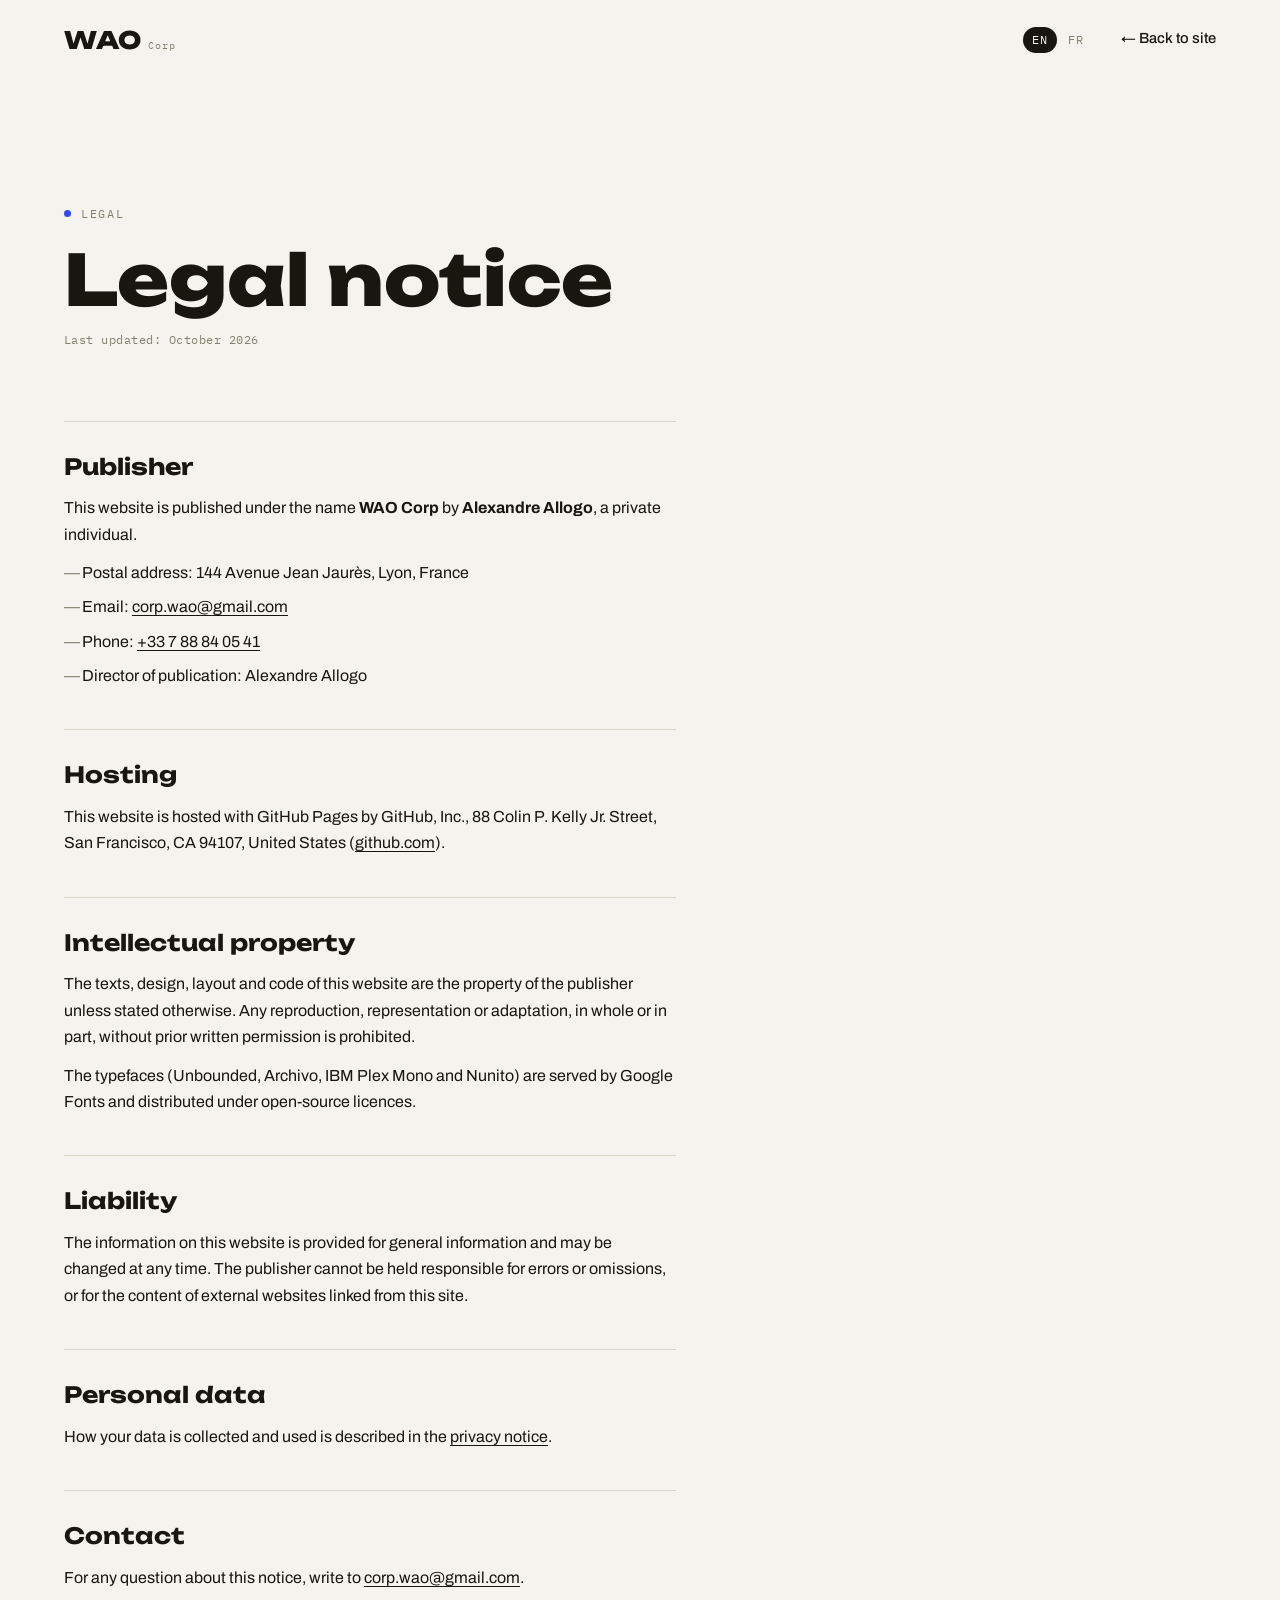
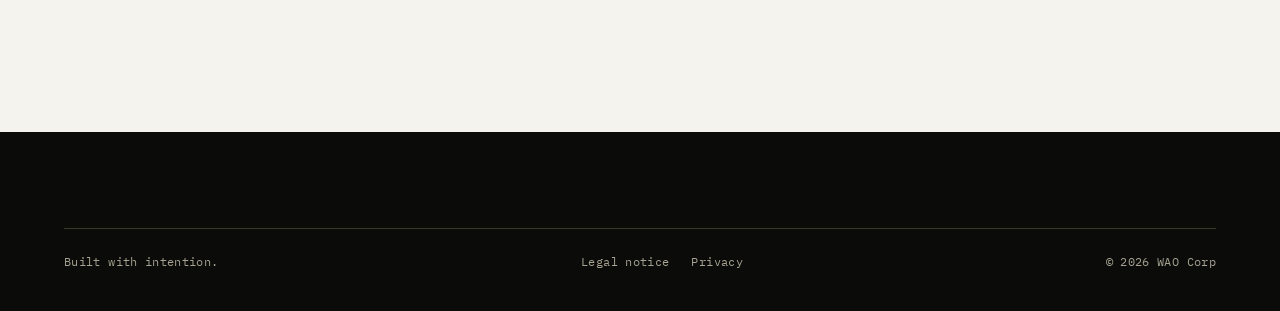
<file: legal.html>
<!doctype html>
<html lang="en">
<head>
<meta charset="UTF-8">
<meta name="viewport" content="width=device-width, initial-scale=1, viewport-fit=cover">
<title>Legal notice — WAO Corp</title>
<meta name="description" content="Legal notice for the WAO Corp website: publisher, hosting and intellectual property.">
<meta name="theme-color" content="#F5F3EE">
<link rel="alternate" hreflang="en" href="https://corpwao.github.io/WAOCorp/legal.html">
<link rel="alternate" hreflang="fr" href="https://corpwao.github.io/WAOCorp/fr/legal.html">
<link rel="icon" href="favicon.svg" type="image/svg+xml">
<link rel="icon" href="favicon-32.png" sizes="32x32" type="image/png">
<link rel="apple-touch-icon" href="apple-touch-icon.png">

<link rel="preconnect" href="https://fonts.googleapis.com">
<link rel="preconnect" href="https://fonts.gstatic.com" crossorigin>
<link href="https://fonts.googleapis.com/css2?family=Unbounded:wght@500;600;700;800;900&family=Archivo:wght@400;500;600;700&family=IBM+Plex+Mono:wght@400;500&display=swap" rel="stylesheet">

<link rel="stylesheet" href="styles.css">
</head>
<body>

<header class="site-header">
  <a href="index.html" class="logo">WAO<span>Corp</span></a>
  <div class="nav-right">
    <div class="lang-switch" role="group" aria-label="Language"><span aria-current="true">EN</span><a href="fr/legal.html" hreflang="fr" lang="fr" aria-label="Français">FR</a></div>
    <a href="index.html" class="legal-back">← Back to site</a>
  </div>
</header>

<main class="legal-page">
  <div class="container">
    <span class="eyebrow">Legal</span>
    <h1>Legal notice</h1>
    <p class="legal-meta">Last updated: October 2026</p>

    <div class="legal-body">

      <section>
        <h2>Publisher</h2>
        <p>This website is published under the name <strong>WAO Corp</strong> by <strong>Alexandre Allogo</strong>, a private individual.</p>
        <ul>
          <li>Postal address: 144 Avenue Jean Jaurès, Lyon, France</li>
          <li>Email: <a href="mailto:corp.wao@gmail.com">corp.wao@gmail.com</a></li>
          <li>Phone: <a href="tel:+33788840541">+33 7 88 84 05 41</a></li>
          <li>Director of publication: Alexandre Allogo</li>
        </ul>
      </section>

      <section>
        <h2>Hosting</h2>
        <p>This website is hosted with GitHub Pages by GitHub, Inc., 88 Colin P. Kelly Jr. Street, San Francisco, CA 94107, United States (<a href="https://github.com" rel="noopener">github.com</a>).</p>
      </section>

      <section>
        <h2>Intellectual property</h2>
        <p>The texts, design, layout and code of this website are the property of the publisher unless stated otherwise. Any reproduction, representation or adaptation, in whole or in part, without prior written permission is prohibited.</p>
        <p>The typefaces (Unbounded, Archivo, IBM Plex Mono and Nunito) are served by Google Fonts and distributed under open-source licences.</p>
      </section>

      <section>
        <h2>Liability</h2>
        <p>The information on this website is provided for general information and may be changed at any time. The publisher cannot be held responsible for errors or omissions, or for the content of external websites linked from this site.</p>
      </section>

      <section>
        <h2>Personal data</h2>
        <p>How your data is collected and used is described in the <a href="privacy.html">privacy notice</a>.</p>
      </section>

      <section>
        <h2>Contact</h2>
        <p>For any question about this notice, write to <a href="mailto:corp.wao@gmail.com">corp.wao@gmail.com</a>.</p>
      </section>

    </div>
  </div>
</main>

<footer class="site-footer">
  <div class="container">
    <div class="footer-bottom">
      <span>Built with intention.</span>
      <span class="footer-legal"><a href="legal.html">Legal notice</a><a href="privacy.html">Privacy</a></span>
      <span>© <span data-year>2026</span> WAO Corp</span>
    </div>
  </div>
</footer>

<script src="script.js"></script>
</body>
</html>
</file>
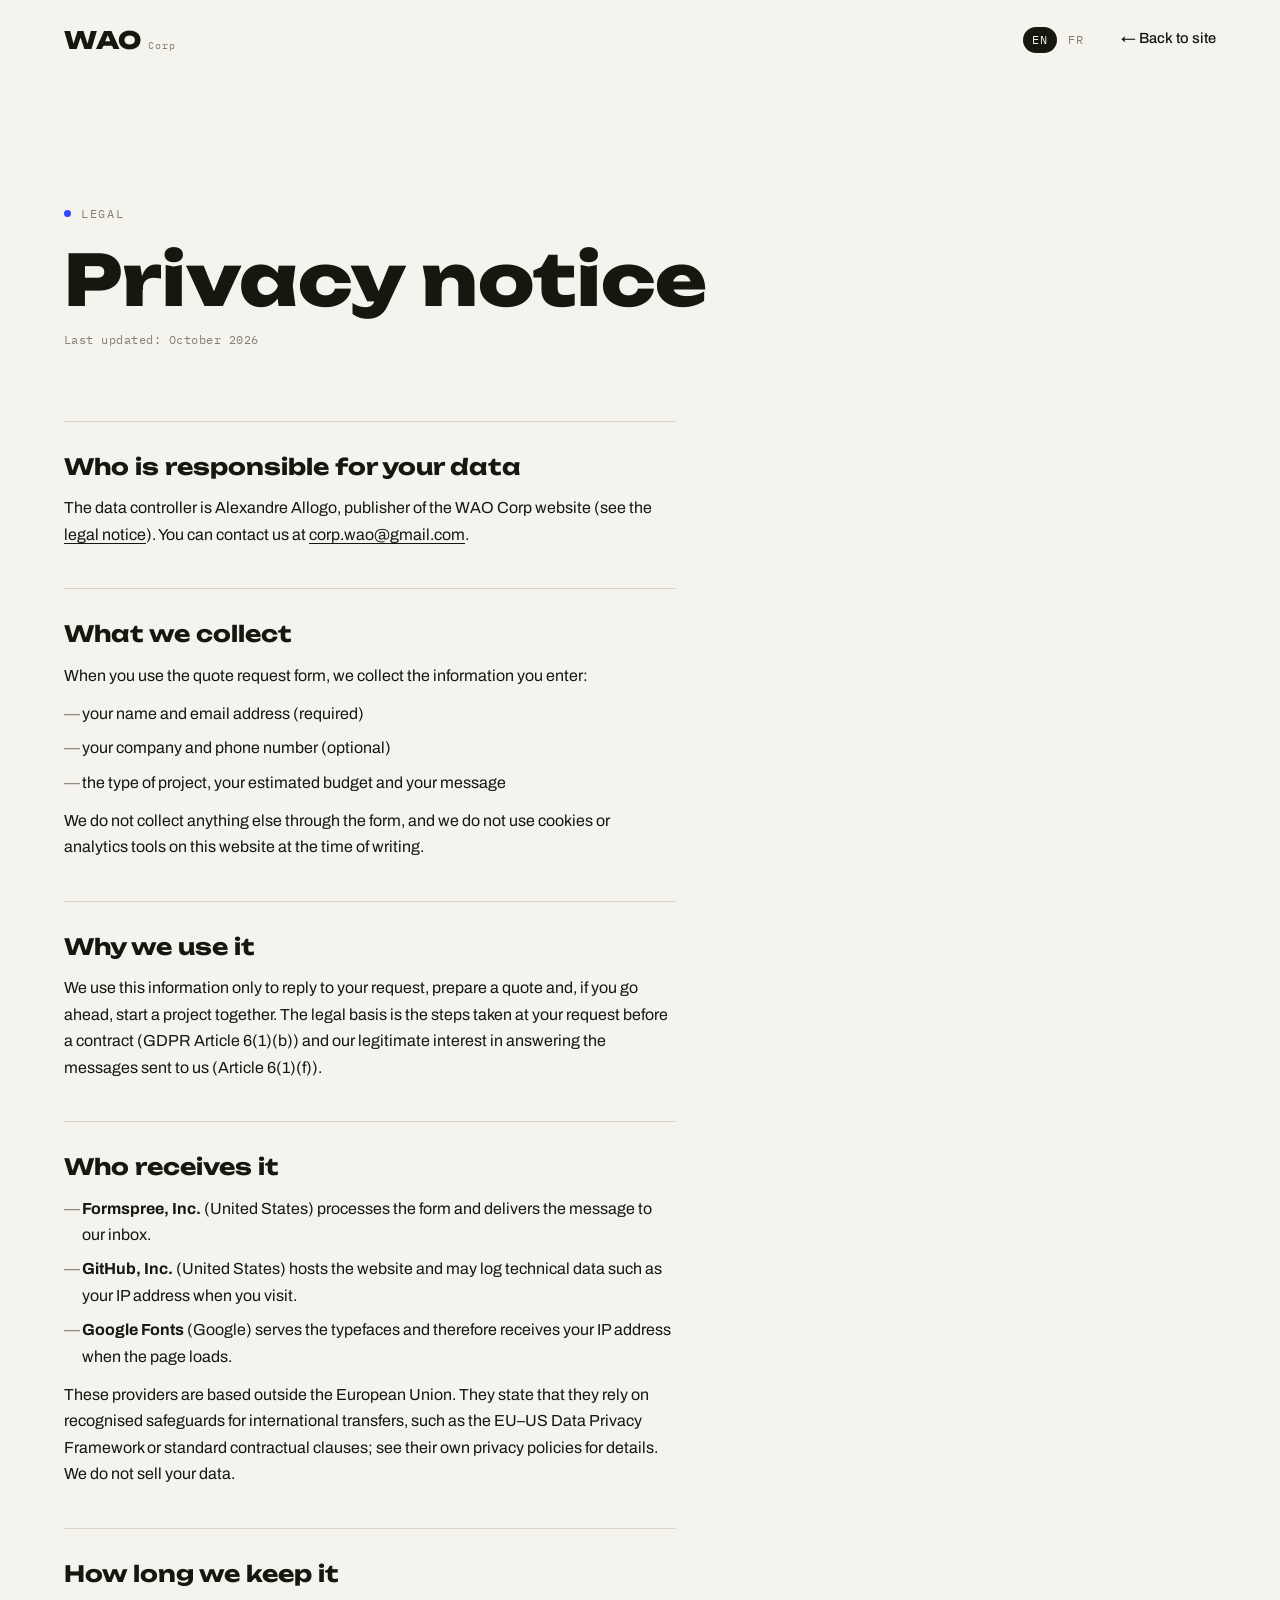
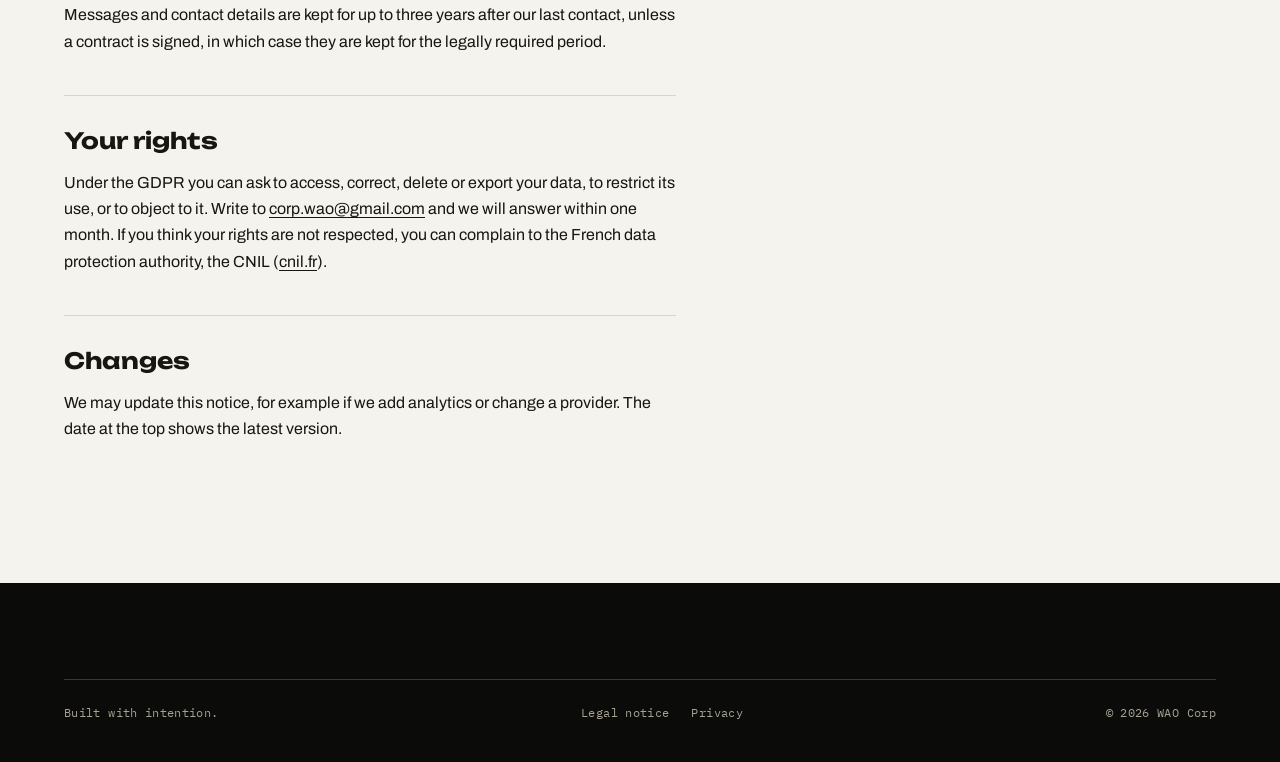
<file: privacy.html>
<!doctype html>
<html lang="en">
<head>
<meta charset="UTF-8">
<meta name="viewport" content="width=device-width, initial-scale=1, viewport-fit=cover">
<title>Privacy notice — WAO Corp</title>
<meta name="description" content="How WAO Corp collects and uses personal data sent through its contact form.">
<meta name="theme-color" content="#F5F3EE">
<link rel="alternate" hreflang="en" href="https://corpwao.github.io/WAOCorp/privacy.html">
<link rel="alternate" hreflang="fr" href="https://corpwao.github.io/WAOCorp/fr/privacy.html">
<link rel="icon" href="favicon.svg" type="image/svg+xml">
<link rel="icon" href="favicon-32.png" sizes="32x32" type="image/png">
<link rel="apple-touch-icon" href="apple-touch-icon.png">

<link rel="preconnect" href="https://fonts.googleapis.com">
<link rel="preconnect" href="https://fonts.gstatic.com" crossorigin>
<link href="https://fonts.googleapis.com/css2?family=Unbounded:wght@500;600;700;800;900&family=Archivo:wght@400;500;600;700&family=IBM+Plex+Mono:wght@400;500&display=swap" rel="stylesheet">

<link rel="stylesheet" href="styles.css">
</head>
<body>

<header class="site-header">
  <a href="index.html" class="logo">WAO<span>Corp</span></a>
  <div class="nav-right">
    <div class="lang-switch" role="group" aria-label="Language"><span aria-current="true">EN</span><a href="fr/privacy.html" hreflang="fr" lang="fr" aria-label="Français">FR</a></div>
    <a href="index.html" class="legal-back">← Back to site</a>
  </div>
</header>

<main class="legal-page">
  <div class="container">
    <span class="eyebrow">Legal</span>
    <h1>Privacy notice</h1>
    <p class="legal-meta">Last updated: October 2026</p>

    <div class="legal-body">

      <section>
        <h2>Who is responsible for your data</h2>
        <p>The data controller is Alexandre Allogo, publisher of the WAO Corp website (see the <a href="legal.html">legal notice</a>). You can contact us at <a href="mailto:corp.wao@gmail.com">corp.wao@gmail.com</a>.</p>
      </section>

      <section>
        <h2>What we collect</h2>
        <p>When you use the quote request form, we collect the information you enter:</p>
        <ul>
          <li>your name and email address (required)</li>
          <li>your company and phone number (optional)</li>
          <li>the type of project, your estimated budget and your message</li>
        </ul>
        <p>We do not collect anything else through the form, and we do not use cookies or analytics tools on this website at the time of writing.</p>
      </section>

      <section>
        <h2>Why we use it</h2>
        <p>We use this information only to reply to your request, prepare a quote and, if you go ahead, start a project together. The legal basis is the steps taken at your request before a contract (GDPR Article 6(1)(b)) and our legitimate interest in answering the messages sent to us (Article 6(1)(f)).</p>
      </section>

      <section>
        <h2>Who receives it</h2>
        <ul>
          <li><strong>Formspree, Inc.</strong> (United States) processes the form and delivers the message to our inbox.</li>
          <li><strong>GitHub, Inc.</strong> (United States) hosts the website and may log technical data such as your IP address when you visit.</li>
          <li><strong>Google Fonts</strong> (Google) serves the typefaces and therefore receives your IP address when the page loads.</li>
        </ul>
        <p>These providers are based outside the European Union. They state that they rely on recognised safeguards for international transfers, such as the EU–US Data Privacy Framework or standard contractual clauses; see their own privacy policies for details. We do not sell your data.</p>
      </section>

      <section>
        <h2>How long we keep it</h2>
        <p>Messages and contact details are kept for up to three years after our last contact, unless a contract is signed, in which case they are kept for the legally required period.</p>
      </section>

      <section>
        <h2>Your rights</h2>
        <p>Under the GDPR you can ask to access, correct, delete or export your data, to restrict its use, or to object to it. Write to <a href="mailto:corp.wao@gmail.com">corp.wao@gmail.com</a> and we will answer within one month. If you think your rights are not respected, you can complain to the French data protection authority, the CNIL (<a href="https://www.cnil.fr" rel="noopener">cnil.fr</a>).</p>
      </section>

      <section>
        <h2>Changes</h2>
        <p>We may update this notice, for example if we add analytics or change a provider. The date at the top shows the latest version.</p>
      </section>

    </div>
  </div>
</main>

<footer class="site-footer">
  <div class="container">
    <div class="footer-bottom">
      <span>Built with intention.</span>
      <span class="footer-legal"><a href="legal.html">Legal notice</a><a href="privacy.html">Privacy</a></span>
      <span>© <span data-year>2026</span> WAO Corp</span>
    </div>
  </div>
</footer>

<script src="script.js"></script>
</body>
</html>
</file>
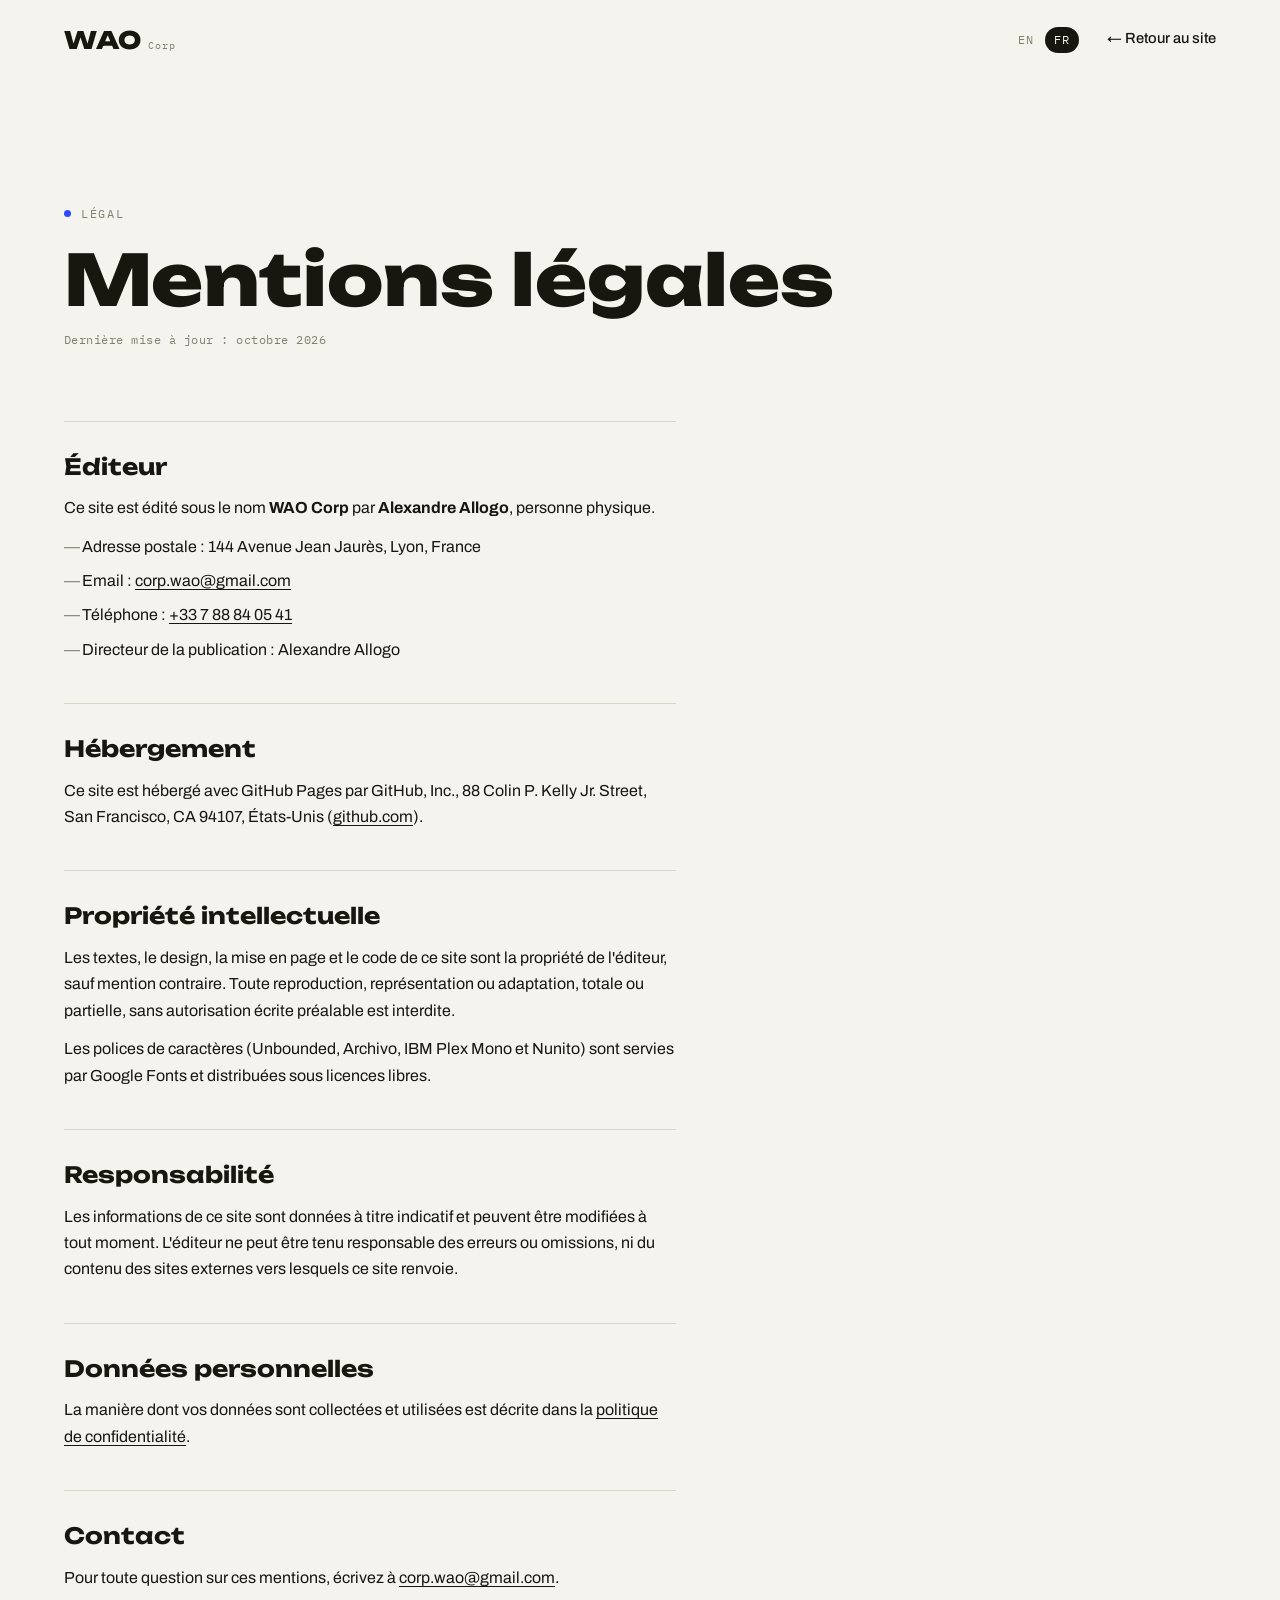
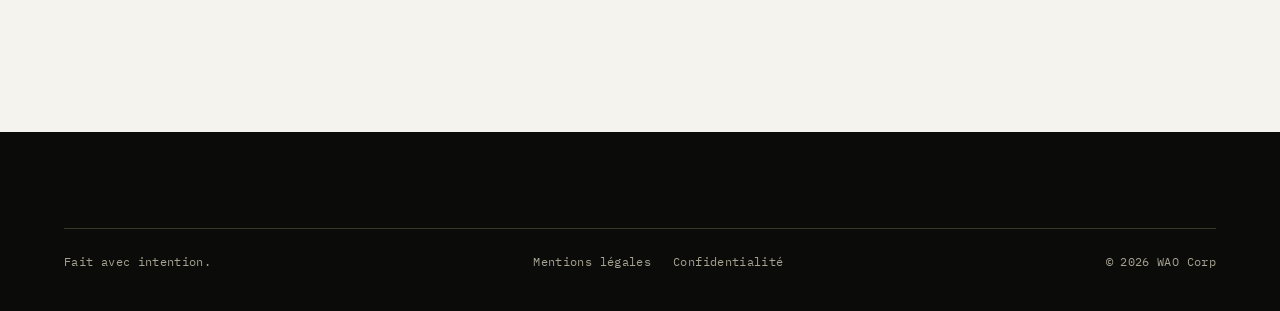
<file: fr/legal.html>
<!doctype html>
<html lang="fr">
<head>
<meta charset="UTF-8">
<meta name="viewport" content="width=device-width, initial-scale=1, viewport-fit=cover">
<title>Mentions légales — WAO Corp</title>
<meta name="description" content="Mentions légales du site WAO Corp : éditeur, hébergement et propriété intellectuelle.">
<meta name="theme-color" content="#F5F3EE">
<link rel="icon" href="../favicon.svg" type="image/svg+xml">
<link rel="icon" href="../favicon-32.png" sizes="32x32" type="image/png">
<link rel="apple-touch-icon" href="../apple-touch-icon.png">
<link rel="alternate" hreflang="en" href="https://corpwao.github.io/WAOCorp/legal.html">
<link rel="alternate" hreflang="fr" href="https://corpwao.github.io/WAOCorp/fr/legal.html">

<link rel="preconnect" href="https://fonts.googleapis.com">
<link rel="preconnect" href="https://fonts.gstatic.com" crossorigin>
<link href="https://fonts.googleapis.com/css2?family=Unbounded:wght@500;600;700;800;900&family=Archivo:wght@400;500;600;700&family=IBM+Plex+Mono:wght@400;500&display=swap" rel="stylesheet">

<link rel="stylesheet" href="../styles.css">
</head>
<body>

<header class="site-header">
  <a href="index.html" class="logo">WAO<span>Corp</span></a>
  <div class="nav-right">
    <div class="lang-switch" role="group" aria-label="Langue"><a href="../legal.html" hreflang="en" lang="en" aria-label="English">EN</a><span aria-current="true">FR</span></div>
    <a href="index.html" class="legal-back">← Retour au site</a>
  </div>
</header>

<main class="legal-page">
  <div class="container">
    <span class="eyebrow">Légal</span>
    <h1>Mentions légales</h1>
    <p class="legal-meta">Dernière mise à jour : octobre 2026</p>

    <div class="legal-body">

      <section>
        <h2>Éditeur</h2>
        <p>Ce site est édité sous le nom <strong>WAO Corp</strong> par <strong>Alexandre Allogo</strong>, personne physique.</p>
        <ul>
          <li>Adresse postale : 144 Avenue Jean Jaurès, Lyon, France</li>
          <li>Email : <a href="mailto:corp.wao@gmail.com">corp.wao@gmail.com</a></li>
          <li>Téléphone : <a href="tel:+33788840541">+33 7 88 84 05 41</a></li>
          <li>Directeur de la publication : Alexandre Allogo</li>
        </ul>
      </section>

      <section>
        <h2>Hébergement</h2>
        <p>Ce site est hébergé avec GitHub Pages par GitHub, Inc., 88 Colin P. Kelly Jr. Street, San Francisco, CA 94107, États-Unis (<a href="https://github.com" rel="noopener">github.com</a>).</p>
      </section>

      <section>
        <h2>Propriété intellectuelle</h2>
        <p>Les textes, le design, la mise en page et le code de ce site sont la propriété de l'éditeur, sauf mention contraire. Toute reproduction, représentation ou adaptation, totale ou partielle, sans autorisation écrite préalable est interdite.</p>
        <p>Les polices de caractères (Unbounded, Archivo, IBM Plex Mono et Nunito) sont servies par Google Fonts et distribuées sous licences libres.</p>
      </section>

      <section>
        <h2>Responsabilité</h2>
        <p>Les informations de ce site sont données à titre indicatif et peuvent être modifiées à tout moment. L'éditeur ne peut être tenu responsable des erreurs ou omissions, ni du contenu des sites externes vers lesquels ce site renvoie.</p>
      </section>

      <section>
        <h2>Données personnelles</h2>
        <p>La manière dont vos données sont collectées et utilisées est décrite dans la <a href="privacy.html">politique de confidentialité</a>.</p>
      </section>

      <section>
        <h2>Contact</h2>
        <p>Pour toute question sur ces mentions, écrivez à <a href="mailto:corp.wao@gmail.com">corp.wao@gmail.com</a>.</p>
      </section>

    </div>
  </div>
</main>

<footer class="site-footer">
  <div class="container">
    <div class="footer-bottom">
      <span>Fait avec intention.</span>
      <span class="footer-legal"><a href="legal.html">Mentions légales</a><a href="privacy.html">Confidentialité</a></span>
      <span>© <span data-year>2026</span> WAO Corp</span>
    </div>
  </div>
</footer>

<script src="../script.js"></script>
</body>
</html>
</file>
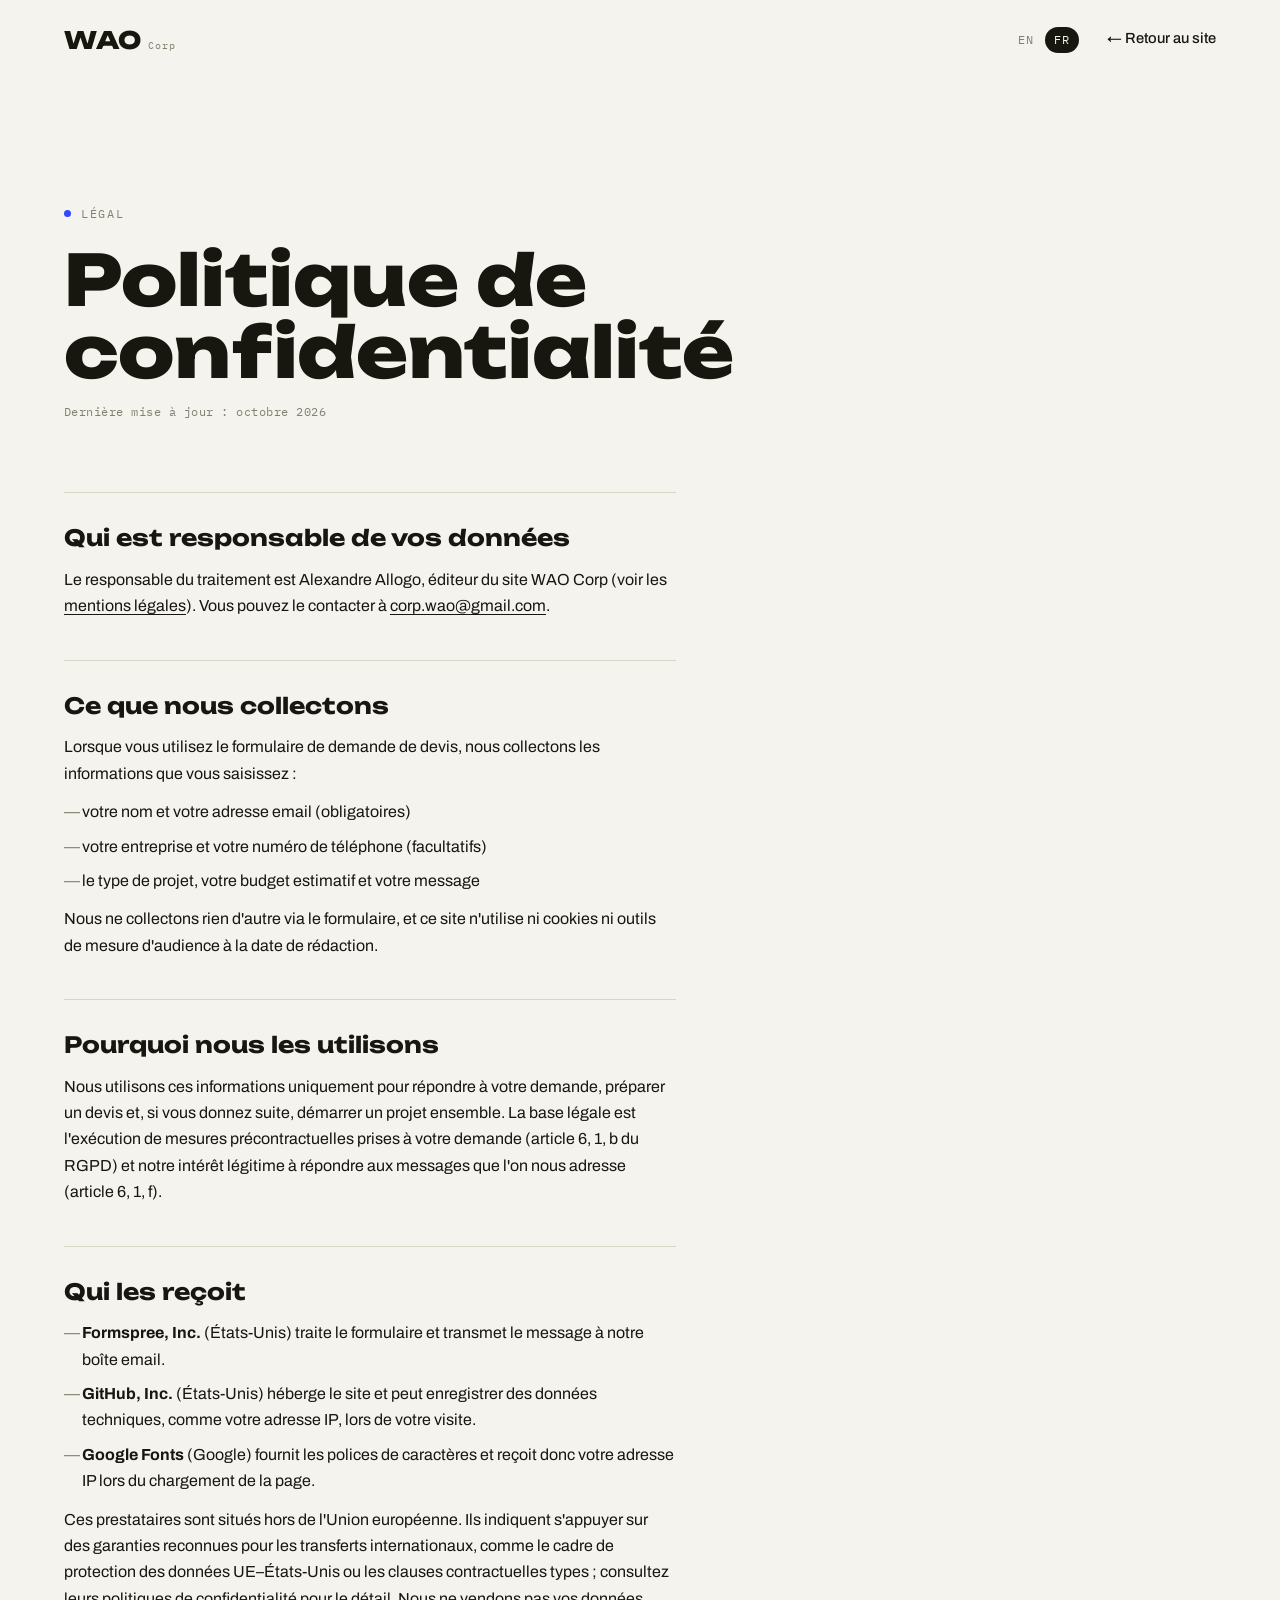
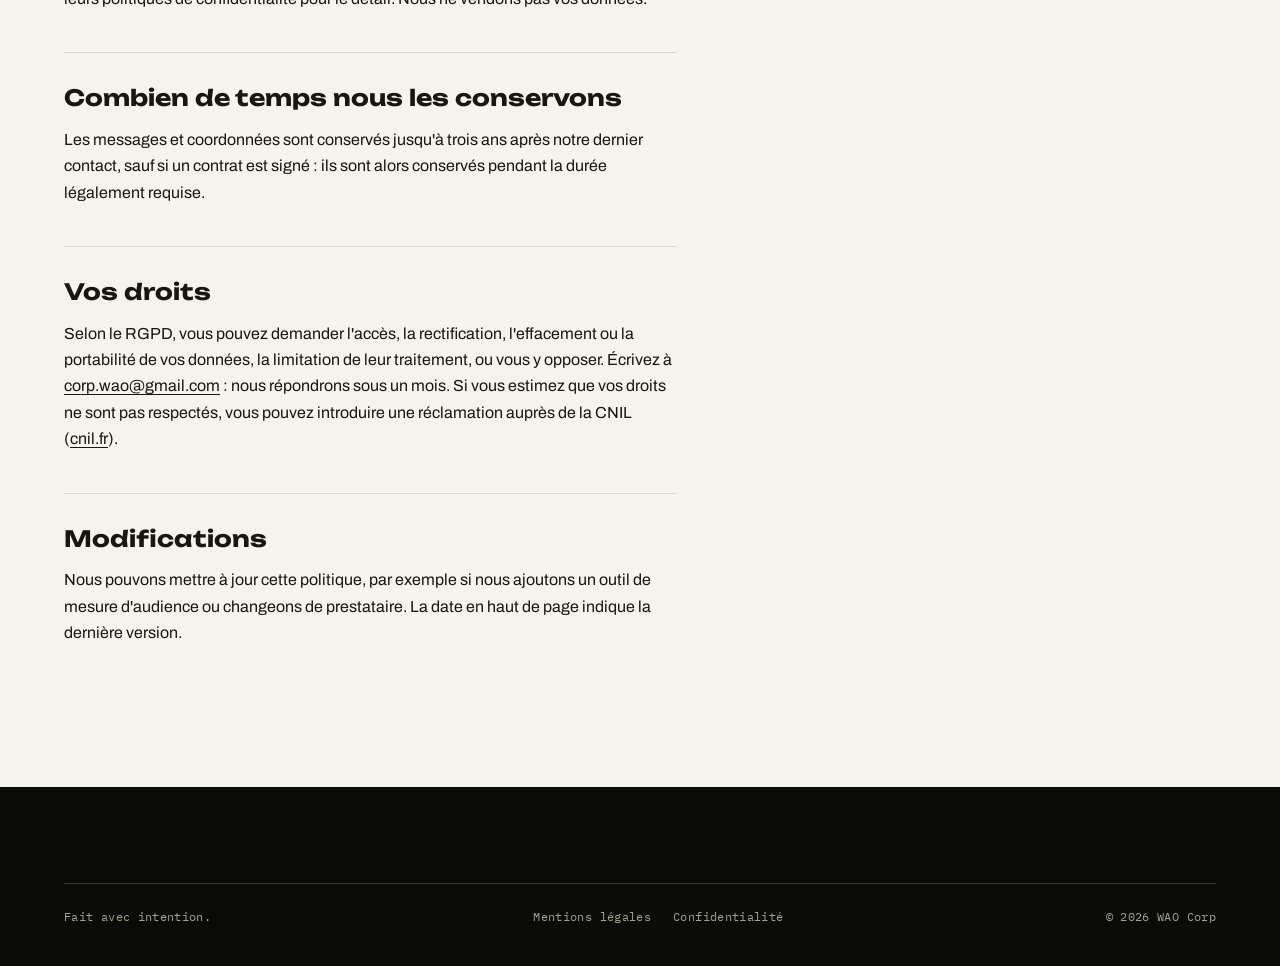
<file: fr/privacy.html>
<!doctype html>
<html lang="fr">
<head>
<meta charset="UTF-8">
<meta name="viewport" content="width=device-width, initial-scale=1, viewport-fit=cover">
<title>Politique de confidentialité — WAO Corp</title>
<meta name="description" content="Comment WAO Corp collecte et utilise les données personnelles envoyées via son formulaire de contact.">
<meta name="theme-color" content="#F5F3EE">
<link rel="icon" href="../favicon.svg" type="image/svg+xml">
<link rel="icon" href="../favicon-32.png" sizes="32x32" type="image/png">
<link rel="apple-touch-icon" href="../apple-touch-icon.png">
<link rel="alternate" hreflang="en" href="https://corpwao.github.io/WAOCorp/privacy.html">
<link rel="alternate" hreflang="fr" href="https://corpwao.github.io/WAOCorp/fr/privacy.html">

<link rel="preconnect" href="https://fonts.googleapis.com">
<link rel="preconnect" href="https://fonts.gstatic.com" crossorigin>
<link href="https://fonts.googleapis.com/css2?family=Unbounded:wght@500;600;700;800;900&family=Archivo:wght@400;500;600;700&family=IBM+Plex+Mono:wght@400;500&display=swap" rel="stylesheet">

<link rel="stylesheet" href="../styles.css">
</head>
<body>

<header class="site-header">
  <a href="index.html" class="logo">WAO<span>Corp</span></a>
  <div class="nav-right">
    <div class="lang-switch" role="group" aria-label="Langue"><a href="../privacy.html" hreflang="en" lang="en" aria-label="English">EN</a><span aria-current="true">FR</span></div>
    <a href="index.html" class="legal-back">← Retour au site</a>
  </div>
</header>

<main class="legal-page">
  <div class="container">
    <span class="eyebrow">Légal</span>
    <h1>Politique de confidentialité</h1>
    <p class="legal-meta">Dernière mise à jour : octobre 2026</p>

    <div class="legal-body">

      <section>
        <h2>Qui est responsable de vos données</h2>
        <p>Le responsable du traitement est Alexandre Allogo, éditeur du site WAO Corp (voir les <a href="legal.html">mentions légales</a>). Vous pouvez le contacter à <a href="mailto:corp.wao@gmail.com">corp.wao@gmail.com</a>.</p>
      </section>

      <section>
        <h2>Ce que nous collectons</h2>
        <p>Lorsque vous utilisez le formulaire de demande de devis, nous collectons les informations que vous saisissez :</p>
        <ul>
          <li>votre nom et votre adresse email (obligatoires)</li>
          <li>votre entreprise et votre numéro de téléphone (facultatifs)</li>
          <li>le type de projet, votre budget estimatif et votre message</li>
        </ul>
        <p>Nous ne collectons rien d'autre via le formulaire, et ce site n'utilise ni cookies ni outils de mesure d'audience à la date de rédaction.</p>
      </section>

      <section>
        <h2>Pourquoi nous les utilisons</h2>
        <p>Nous utilisons ces informations uniquement pour répondre à votre demande, préparer un devis et, si vous donnez suite, démarrer un projet ensemble. La base légale est l'exécution de mesures précontractuelles prises à votre demande (article 6, 1, b du RGPD) et notre intérêt légitime à répondre aux messages que l'on nous adresse (article 6, 1, f).</p>
      </section>

      <section>
        <h2>Qui les reçoit</h2>
        <ul>
          <li><strong>Formspree, Inc.</strong> (États-Unis) traite le formulaire et transmet le message à notre boîte email.</li>
          <li><strong>GitHub, Inc.</strong> (États-Unis) héberge le site et peut enregistrer des données techniques, comme votre adresse IP, lors de votre visite.</li>
          <li><strong>Google Fonts</strong> (Google) fournit les polices de caractères et reçoit donc votre adresse IP lors du chargement de la page.</li>
        </ul>
        <p>Ces prestataires sont situés hors de l'Union européenne. Ils indiquent s'appuyer sur des garanties reconnues pour les transferts internationaux, comme le cadre de protection des données UE–États-Unis ou les clauses contractuelles types ; consultez leurs politiques de confidentialité pour le détail. Nous ne vendons pas vos données.</p>
      </section>

      <section>
        <h2>Combien de temps nous les conservons</h2>
        <p>Les messages et coordonnées sont conservés jusqu'à trois ans après notre dernier contact, sauf si un contrat est signé : ils sont alors conservés pendant la durée légalement requise.</p>
      </section>

      <section>
        <h2>Vos droits</h2>
        <p>Selon le RGPD, vous pouvez demander l'accès, la rectification, l'effacement ou la portabilité de vos données, la limitation de leur traitement, ou vous y opposer. Écrivez à <a href="mailto:corp.wao@gmail.com">corp.wao@gmail.com</a> : nous répondrons sous un mois. Si vous estimez que vos droits ne sont pas respectés, vous pouvez introduire une réclamation auprès de la CNIL (<a href="https://www.cnil.fr" rel="noopener">cnil.fr</a>).</p>
      </section>

      <section>
        <h2>Modifications</h2>
        <p>Nous pouvons mettre à jour cette politique, par exemple si nous ajoutons un outil de mesure d'audience ou changeons de prestataire. La date en haut de page indique la dernière version.</p>
      </section>

    </div>
  </div>
</main>

<footer class="site-footer">
  <div class="container">
    <div class="footer-bottom">
      <span>Fait avec intention.</span>
      <span class="footer-legal"><a href="legal.html">Mentions légales</a><a href="privacy.html">Confidentialité</a></span>
      <span>© <span data-year>2026</span> WAO Corp</span>
    </div>
  </div>
</footer>

<script src="../script.js"></script>
</body>
</html>
</file>
<file: styles.css>
/* ==========================================================================
   WAO Corp — Design tokens
   ========================================================================== */

:root {
  /* Base neutrals — warm, deliberate off-white/black (not pure) */
  --paper: #F5F3EE;
  --paper-alt: #ECE8DF;
  --black: #0B0B09;
  --charcoal: #18170F;
  --ink: #17160F;
  --grey: #83806F;
  --grey-soft: #A6A392;
  --line: #D9D5C7;
  --line-on-dark: #3A3928;
  --white: #FFFEFB;

  /* Accents — used sparingly, on CTAs / tags / hovers only */
  --blue: #2F49FF;
  --green: #C3FF4D;
  --pink: #FFB6CE;
  --yellow: #F2DE4C;

  /* Type — MONK (Rasio Std) is the brand's licensed display face; it is
     not hosted anywhere this stylesheet can load, so it leads the stack
     and 'Unbounded' (bold, geometric, close in spirit) stands in until
     the licensed files are added below. */
  --font-display: 'MONK', 'Unbounded', 'Arial Narrow', sans-serif;
  --font-body: 'Archivo', 'Helvetica Neue', Arial, sans-serif;
  --font-mono: 'IBM Plex Mono', 'Courier New', monospace;

  /* Scale */
  --container: 1360px;
  --gutter: clamp(20px, 5vw, 64px);
  --section-pad: clamp(72px, 11vw, 168px);

  color-scheme: light;
}

/* WAO Corp is a fixed brand identity (light paper base, deliberate dark
   sections for contrast) rather than a viewer-theme-following page. */

/* To switch on the licensed MONK font: drop its files in a /fonts folder
   next to this stylesheet and uncomment the block below (add one
   @font-face per weight the license includes; font-weight ranges work
   for a variable file). Nothing else in this stylesheet needs to change —
   every heading already requests 'MONK' first.
@font-face {
  font-family: 'MONK';
  src: url('fonts/Monk-Bold.woff2') format('woff2'),
       url('fonts/Monk-Bold.otf') format('opentype');
  font-weight: 700;
  font-display: swap;
}
@font-face {
  font-family: 'MONK';
  src: url('fonts/Monk-Black.woff2') format('woff2'),
       url('fonts/Monk-Black.otf') format('opentype');
  font-weight: 900;
  font-display: swap;
}
*/

* , *::before, *::after { box-sizing: border-box; }

html {
  scroll-behavior: smooth;
}

@media (prefers-reduced-motion: reduce) {
  html { scroll-behavior: auto; }
  *, *::before, *::after {
    animation-duration: 0.01ms !important;
    animation-iteration-count: 1 !important;
    transition-duration: 0.01ms !important;
    scroll-behavior: auto !important;
  }
}

body {
  margin: 0;
  background: var(--paper);
  color: var(--ink);
  font-family: var(--font-body);
  font-size: 16px;
  line-height: 1.5;
  -webkit-font-smoothing: antialiased;
  text-rendering: optimizeLegibility;
  overflow-x: hidden;
}

img { max-width: 100%; display: block; }

a { color: inherit; text-decoration: none; }

button {
  font: inherit;
  color: inherit;
  background: none;
  border: none;
  cursor: pointer;
}

ul { list-style: none; margin: 0; padding: 0; }

h1, h2, h3, h4, p { margin: 0; }

::selection { background: var(--black); color: var(--paper); }

.container {
  width: 100%;
  max-width: var(--container);
  margin-inline: auto;
  padding-inline: var(--gutter);
}

.eyebrow {
  font-family: var(--font-mono);
  font-size: 0.75rem;
  letter-spacing: 0.14em;
  text-transform: uppercase;
  color: var(--grey);
  display: inline-flex;
  align-items: center;
  gap: 10px;
}

.eyebrow::before {
  content: '';
  width: 7px;
  height: 7px;
  border-radius: 50%;
  background: var(--blue);
  flex-shrink: 0;
}

.eyebrow--on-dark { color: var(--grey-soft); }

/* Reveal-on-scroll: visible at rest, animates when JS + IO are available */
.reveal {
  opacity: 1;
  transform: none;
}
.js .reveal {
  opacity: 0;
  transform: translateY(24px);
  transition: opacity 0.8s cubic-bezier(0.16, 1, 0.3, 1), transform 0.8s cubic-bezier(0.16, 1, 0.3, 1);
}
.js .reveal.is-visible {
  opacity: 1;
  transform: none;
}

/* Stagger children of a revealed group */
.reveal-group.is-visible .reveal-item { transition-delay: var(--stagger, 0ms); }

/* ==========================================================================
   Buttons
   ========================================================================== */

.btn {
  display: inline-flex;
  align-items: center;
  gap: 10px;
  padding: 16px 30px;
  font-family: var(--font-body);
  font-weight: 600;
  font-size: 0.95rem;
  border-radius: 999px;
  border: 1px solid transparent;
  transition: transform 0.4s cubic-bezier(0.16, 1, 0.3, 1), background 0.3s ease, color 0.3s ease, border-color 0.3s ease;
  white-space: nowrap;
}

.btn:hover { transform: translateY(-2px); }
.btn:active { transform: translateY(0); }

.btn-primary {
  background: var(--black);
  color: var(--paper);
}
.btn-primary:hover { background: var(--blue); color: var(--white); }

.btn-ghost {
  background: transparent;
  color: var(--ink);
  border-color: var(--line);
}
.btn-ghost:hover { border-color: var(--ink); }

.btn-on-dark {
  background: var(--paper);
  color: var(--black);
}
.btn-on-dark:hover { background: var(--green); }

.btn-ghost-on-dark {
  background: transparent;
  color: var(--paper);
  border-color: var(--line-on-dark);
}
.btn-ghost-on-dark:hover { border-color: var(--paper); }

.btn-arrow {
  display: inline-block;
  transition: transform 0.4s cubic-bezier(0.16, 1, 0.3, 1);
}
.btn:hover .btn-arrow { transform: translateX(4px); }

/* ==========================================================================
   Header / Nav
   ========================================================================== */

.site-header {
  position: fixed;
  top: 0;
  left: 0;
  right: 0;
  z-index: 100;
  padding: 22px var(--gutter);
  padding-top: calc(22px + env(safe-area-inset-top, 0px));
  display: flex;
  align-items: center;
  justify-content: space-between;
  transition: background 0.4s ease, border-color 0.4s ease, padding 0.4s ease;
  border-bottom: 1px solid transparent;
}

.site-header.is-scrolled {
  background: rgba(245, 243, 238, 0.86);
  backdrop-filter: blur(10px);
  -webkit-backdrop-filter: blur(10px);
  border-bottom-color: var(--line);
  padding-block: 16px;
}

.logo {
  font-family: var(--font-display);
  font-weight: 800;
  font-size: 1.5rem;
  letter-spacing: 0.01em;
  display: flex;
  align-items: baseline;
  gap: 6px;
  z-index: 2;
}
.logo span { color: var(--grey); font-family: var(--font-mono); font-size: 0.6rem; font-weight: 400; letter-spacing: 0.1em; }

.nav-links {
  display: flex;
  align-items: center;
  gap: 40px;
}

.nav-links a {
  font-size: 0.92rem;
  font-weight: 500;
  position: relative;
  padding-bottom: 4px;
}

.nav-links a::after {
  content: '';
  position: absolute;
  left: 0;
  bottom: 0;
  width: 0;
  height: 1px;
  background: var(--ink);
  transition: width 0.35s cubic-bezier(0.16, 1, 0.3, 1);
}

.nav-links a:hover::after { width: 100%; }

.nav-right { display: flex; align-items: center; gap: 28px; }

.nav-cta { display: inline-flex; }

.nav-toggle {
  display: none;
  flex-direction: column;
  justify-content: center;
  gap: 5px;
  width: 32px;
  height: 24px;
  z-index: 201;
}
.nav-toggle span {
  display: block;
  height: 2px;
  width: 100%;
  background: var(--ink);
  transition: transform 0.35s ease, opacity 0.35s ease, background 0.35s ease;
}
.nav-toggle[aria-expanded="true"] span:nth-child(1) { transform: translateY(7px) rotate(45deg); }
.nav-toggle[aria-expanded="true"] span:nth-child(2) { opacity: 0; }
.nav-toggle[aria-expanded="true"] span:nth-child(3) { transform: translateY(-7px) rotate(-45deg); }

.mobile-menu {
  position: fixed;
  inset: 0;
  background: var(--black);
  color: var(--paper);
  z-index: 200;
  display: flex;
  flex-direction: column;
  justify-content: center;
  padding: var(--gutter);
  overflow-y: auto;
  transform: translateY(-100%);
  transition: transform 0.5s cubic-bezier(0.65, 0, 0.35, 1);
}
.mobile-menu.is-open { transform: translateY(0); }

.mobile-menu-links {
  display: flex;
  flex-direction: column;
  gap: 18px;
}
.mobile-menu-links a {
  font-family: var(--font-display);
  font-size: clamp(2.2rem, 11vw, 3.2rem);
  font-weight: 700;
  line-height: 1.05;
}
.mobile-menu-foot {
  margin-top: 56px;
  display: flex;
  flex-direction: column;
  gap: 10px;
  color: var(--grey-soft);
  font-family: var(--font-mono);
  font-size: 0.8rem;
}
.mobile-menu-foot a { color: var(--paper); }

/* ==========================================================================
   Hero
   ========================================================================== */

.hero {
  position: relative;
  padding-top: clamp(150px, 24vw, 240px);
  padding-bottom: clamp(80px, 10vw, 120px);
  overflow: hidden;
}

.hero-watermark {
  position: absolute;
  top: 46%;
  left: 50%;
  transform: translate(-50%, -50%);
  font-family: var(--font-display);
  font-weight: 900;
  font-size: clamp(20rem, 46vw, 44rem);
  line-height: 1;
  color: transparent;
  -webkit-text-stroke: 1px var(--line);
  white-space: nowrap;
  pointer-events: none;
  user-select: none;
  z-index: 0;
}

.hero-inner {
  position: relative;
  z-index: 1;
}

.hero-eyebrow-row {
  display: flex;
  align-items: center;
  justify-content: space-between;
  margin-bottom: 28px;
}

.hero h1 {
  font-family: var(--font-display);
  font-weight: 800;
  font-size: clamp(2.8rem, 8vw, 7.2rem);
  line-height: 0.98;
  letter-spacing: -0.01em;
  max-width: 20ch;
  text-wrap: balance;
}

.hero h1 em {
  font-style: normal;
  color: var(--grey);
}

.hero-grid {
  display: grid;
  grid-template-columns: 1.6fr 1fr;
  gap: var(--gutter);
  margin-top: 44px;
  align-items: end;
}

.hero-sub {
  font-size: clamp(1.05rem, 1.4vw, 1.3rem);
  color: var(--ink);
  max-width: 42ch;
  line-height: 1.5;
}

.hero-actions {
  display: flex;
  align-items: center;
  gap: 18px;
  flex-wrap: wrap;
  margin-top: 40px;
}

.hero-tags {
  position: absolute;
  inset: 0;
  z-index: 1;
  pointer-events: none;
}

.hero-tag {
  position: absolute;
  font-family: var(--font-mono);
  font-size: 0.72rem;
  letter-spacing: 0.08em;
  text-transform: uppercase;
  padding: 9px 16px;
  border-radius: 999px;
  border: 1px solid var(--line);
  background: var(--paper);
  white-space: nowrap;
  will-change: transform;
  transition: transform 0.2s ease-out;
}
.hero-tag--1 { top: max(96px, 6%); left: 4%; border-color: var(--blue); color: var(--blue); }
.hero-tag--2 { top: max(140px, 15%); right: 6%; border-color: var(--pink); color: #A9436A; background: var(--paper); }
.hero-tag--3 { top: auto; bottom: 24px; left: 6%; right: auto; border-color: var(--green); color: #4C6B00; }
.hero-tag--4 { top: auto; bottom: 24px; right: 8%; left: auto; }
.hero-tag--5 { top: auto; bottom: 24px; left: 44%; right: auto; border-color: var(--yellow); color: #7A6C00; }

/* ==========================================================================
   Section basics
   ========================================================================== */

section { position: relative; }

.section {
  padding-block: var(--section-pad);
}

.section-alt { background: var(--paper-alt); }

.section-dark {
  background: var(--black);
  color: var(--paper);
}

.section-head {
  display: flex;
  justify-content: space-between;
  align-items: flex-end;
  gap: var(--gutter);
  margin-bottom: clamp(48px, 7vw, 96px);
}

.section-head h2 {
  font-family: var(--font-display);
  font-weight: 800;
  font-size: clamp(2.2rem, 5vw, 4.2rem);
  line-height: 1.02;
  max-width: 16ch;
  text-wrap: balance;
}

.section-head p {
  max-width: 34ch;
  color: var(--grey);
  font-size: 1.02rem;
  padding-bottom: 6px;
}

.hairline {
  height: 1px;
  background: var(--line);
  width: 100%;
  border: none;
  margin: 0;
}
.section-dark .hairline { background: var(--line-on-dark); }

/* ==========================================================================
   Philosophy
   ========================================================================== */

.philosophy-grid {
  display: grid;
  grid-template-columns: 1.3fr 1fr;
  gap: clamp(32px, 6vw, 96px);
  align-items: start;
}

.philosophy-statement {
  font-family: var(--font-display);
  font-weight: 700;
  font-size: clamp(2.1rem, 4.6vw, 3.6rem);
  line-height: 1.08;
  text-wrap: balance;
}

.philosophy-statement .accent { color: var(--ink); }

.philosophy-aside {
  display: flex;
  flex-direction: column;
  gap: 28px;
  padding-top: 12px;
}

.philosophy-aside p {
  font-size: 1.05rem;
  color: var(--ink);
  max-width: 46ch;
}

.philosophy-index {
  font-family: var(--font-mono);
  font-size: 0.8rem;
  color: var(--grey);
  letter-spacing: 0.06em;
}

/* ==========================================================================
   Services
   ========================================================================== */

.service-row {
  display: grid;
  grid-template-columns: 90px 1fr auto;
  align-items: center;
  gap: 24px;
  padding-block: 34px;
  border-top: 1px solid var(--line);
  cursor: pointer;
  transition: background 0.4s ease, padding-inline 0.4s ease;
}
.service-list .service-row:last-child { border-bottom: 1px solid var(--line); }

.service-row:hover,
.service-row.is-open {
  background: var(--black);
  color: var(--paper);
  padding-inline: 24px;
  border-top-color: var(--black);
}
.service-row:hover + .service-row,
.service-row.is-open + .service-row { border-top-color: var(--black); }

.service-index {
  font-family: var(--font-mono);
  font-size: 0.95rem;
  color: var(--grey);
}
.service-row:hover .service-index,
.service-row.is-open .service-index { color: var(--grey-soft); }

.service-main {
  display: flex;
  flex-direction: column;
  gap: 14px;
}

.service-title-line {
  display: flex;
  align-items: center;
  gap: 16px;
  flex-wrap: wrap;
}

.service-title {
  font-family: var(--font-display);
  font-weight: 700;
  font-size: clamp(1.7rem, 3.4vw, 2.7rem);
}

.service-flag {
  font-family: var(--font-mono);
  font-size: 0.65rem;
  letter-spacing: 0.1em;
  text-transform: uppercase;
  color: var(--black);
  background: var(--green);
  padding: 5px 10px;
  border-radius: 999px;
}

.service-desc {
  display: grid;
  grid-template-rows: 0fr;
  transition: grid-template-rows 0.5s cubic-bezier(0.16, 1, 0.3, 1);
}
.service-row:hover .service-desc,
.service-row.is-open .service-desc { grid-template-rows: 1fr; }
.service-desc-inner { overflow: hidden; }
.service-desc p {
  max-width: 56ch;
  font-size: 1rem;
  color: var(--grey-soft);
  padding-top: 6px;
}
.service-row:not(:hover):not(.is-open) .service-desc p { color: transparent; }

.service-arrow {
  font-family: var(--font-mono);
  font-size: 1.4rem;
  transform: rotate(0deg);
  transition: transform 0.4s cubic-bezier(0.16, 1, 0.3, 1);
}
.service-row:hover .service-arrow,
.service-row.is-open .service-arrow { transform: rotate(45deg); }

/* ==========================================================================
   The Gap
   ========================================================================== */

.gap-statement {
  font-family: var(--font-display);
  font-weight: 800;
  font-size: clamp(2.4rem, 6.4vw, 5.4rem);
  line-height: 1.02;
  max-width: 18ch;
  margin-bottom: clamp(48px, 8vw, 96px);
  text-wrap: balance;
}
.gap-statement .accent { color: var(--grey-soft); }

.gap-columns {
  display: grid;
  grid-template-columns: 1fr auto 1fr;
  gap: clamp(24px, 4vw, 56px);
  align-items: start;
}

.gap-col-label {
  font-family: var(--font-mono);
  font-size: 0.75rem;
  letter-spacing: 0.1em;
  text-transform: uppercase;
  color: var(--grey-soft);
  margin-bottom: 22px;
  display: block;
}

.gap-col ul { display: flex; flex-direction: column; gap: 16px; }

.gap-col li {
  font-family: var(--font-display);
  font-weight: 500;
  font-size: clamp(1.3rem, 2.4vw, 1.8rem);
  padding-bottom: 14px;
  border-bottom: 1px solid var(--line-on-dark);
}

.gap-col--negative li { color: var(--grey-soft); }

.gap-divider {
  width: 1px;
  background: var(--line-on-dark);
  position: relative;
  min-height: 100%;
}
.gap-divider span {
  position: absolute;
  top: 50%;
  left: 50%;
  transform: translate(-50%, -50%) rotate(90deg);
  white-space: nowrap;
  font-family: var(--font-mono);
  font-size: 0.7rem;
  letter-spacing: 0.16em;
  color: var(--grey);
  background: var(--black);
  padding: 4px 10px;
}

.gap-close {
  margin-top: clamp(48px, 8vw, 96px);
  font-size: 1.15rem;
  color: var(--grey-soft);
  max-width: 46ch;
}
.gap-close strong { color: var(--paper); font-weight: 600; }

/* -- Animated background (Summit Storm canvas) -------------------------- */

.the-gap-section {
  position: relative;
  overflow: hidden;
  color: var(--paper);
}

.gap-canvas {
  position: absolute;
  inset: 0;
  width: 100%;
  height: 100%;
  display: block;
  z-index: 0;
}

.gap-overlay {
  position: absolute;
  inset: 0;
  background: rgba(4, 7, 13, 0.62);
  z-index: 1;
  pointer-events: none;
}

.gap-content {
  position: relative;
  z-index: 2;
}

/* -- HUD (ported from Summit Storm, scoped to this section) ------------- */

.gap-hud {
  margin-top: clamp(48px, 8vw, 96px);
  display: flex;
  flex-wrap: wrap;
  align-items: flex-end;
  justify-content: space-between;
  gap: 14px 32px;
  padding-top: 18px;
  border-top: 1px solid rgba(157, 176, 200, 0.28);
  font-family: 'Nunito', 'Varela Round', 'Arial Rounded MT Bold', 'Helvetica Neue', Arial, sans-serif;
  font-weight: 800;
}

.gap-hud-prog {
  flex: 0 0 100%;
  height: 2px;
  background: rgba(157, 176, 200, 0.28);
  overflow: hidden;
  margin-top: -18px;
}
.gap-hud-prog i {
  display: block;
  height: 100%;
  background: #ffb45a;
  transform-origin: left;
  transform: scaleX(0);
}

.gap-hud-readouts {
  display: flex;
  flex-wrap: wrap;
  gap: 10px 28px;
  margin: 0;
  min-width: 0;
}
.gap-hud-readouts div { min-width: 0; }
.gap-hud-readouts .val { min-width: 8ch; }
.gap-hud-readouts .status { min-width: 0; }

.gap-hud dt {
  font-size: 0.66rem;
  font-weight: 900;
  letter-spacing: 0.18em;
  text-transform: uppercase;
  color: #9db0c8;
}
.gap-hud dd {
  margin: 3px 0 0;
  font-size: 1rem;
  font-weight: 800;
  font-variant-numeric: tabular-nums;
  color: var(--paper);
}

.gap-hud-ctrl { display: flex; align-items: center; gap: 12px; }
.gap-hud-ctrl label {
  font-size: 0.66rem;
  font-weight: 900;
  letter-spacing: 0.18em;
  text-transform: uppercase;
  color: #9db0c8;
}
.gap-hud-ctrl input { width: 9rem; accent-color: #ffb45a; }
.gap-hud-ctrl input:focus-visible { outline: 2px solid #ffb45a; outline-offset: 4px; }

/* ==========================================================================
   Process
   ========================================================================== */

.process-list {
  display: grid;
  grid-template-columns: repeat(4, 1fr);
  gap: 1px;
  background: var(--line);
  border: 1px solid var(--line);
}

.process-step {
  background: var(--paper);
  padding: 40px 28px;
  display: flex;
  flex-direction: column;
  gap: 22px;
  min-height: 280px;
  transition: background 0.4s ease, color 0.4s ease;
}
.process-step:hover { background: var(--ink); color: var(--paper); }
.process-step:hover .process-num { color: var(--green); }
.process-step:hover .process-desc { color: var(--grey-soft); }

.process-num {
  font-family: var(--font-mono);
  font-size: 0.95rem;
  color: var(--grey);
  transition: color 0.4s ease;
}

.process-title {
  font-family: var(--font-display);
  font-weight: 700;
  font-size: clamp(1.5rem, 2.4vw, 1.9rem);
  margin-top: auto;
}

.process-desc {
  color: var(--grey);
  font-size: 0.96rem;
  transition: color 0.4s ease;
}

/* ==========================================================================
   Why WAO
   ========================================================================== */

.why-list { display: flex; flex-direction: column; }

.why-line {
  display: flex;
  align-items: baseline;
  gap: clamp(16px, 3vw, 40px);
  padding-block: clamp(20px, 3vw, 34px);
  border-top: 1px solid var(--line);
}
.why-list .why-line:last-child { border-bottom: 1px solid var(--line); }

.why-num {
  font-family: var(--font-mono);
  font-size: 0.85rem;
  color: var(--grey);
  flex-shrink: 0;
}

.why-text {
  font-family: var(--font-display);
  font-weight: 700;
  font-size: clamp(1.7rem, 4.4vw, 3.2rem);
  line-height: 1.08;
}
.why-text .fade { color: var(--grey-soft); }

.why-close {
  margin-top: clamp(40px, 6vw, 72px);
  max-width: 52ch;
  font-size: 1.15rem;
  color: var(--grey);
}
.why-close strong { color: var(--ink); font-weight: 600; }

/* ==========================================================================
   Work / Case studies
   ========================================================================== */

.work-list {
  display: flex;
  flex-direction: column;
  gap: clamp(64px, 9vw, 140px);
}

.work-item {
  display: grid;
  grid-template-columns: 1fr 1fr;
  gap: clamp(28px, 5vw, 72px);
  align-items: center;
}

.work-item:nth-child(even) .work-visual { order: 2; }
.work-item:nth-child(even) .work-copy { order: 1; }

.work-visual {
  aspect-ratio: 4 / 3;
  border-radius: 6px;
  overflow: hidden;
  position: relative;
  border: 1px solid var(--line);
}

.work-visual-canvas {
  position: absolute;
  inset: 0;
  transition: transform 0.7s cubic-bezier(0.16, 1, 0.3, 1);
}
.work-item:hover .work-visual-canvas { transform: scale(1.045); }

.work-industry {
  position: absolute;
  bottom: 18px;
  left: 18px;
  font-family: var(--font-mono);
  font-size: 0.7rem;
  letter-spacing: 0.08em;
  text-transform: uppercase;
  padding: 7px 12px;
  border-radius: 999px;
  background: rgba(245, 243, 238, 0.92);
  color: var(--ink);
}

.work-copy { display: flex; flex-direction: column; gap: 18px; }

.work-index { font-family: var(--font-mono); font-size: 0.85rem; color: var(--grey); }

.work-name {
  font-family: var(--font-display);
  font-weight: 800;
  font-size: clamp(2.2rem, 4.6vw, 3.4rem);
}

.work-desc { font-size: 1.05rem; color: var(--grey); max-width: 44ch; }

.work-services {
  display: flex;
  flex-wrap: wrap;
  gap: 10px;
  margin-top: 6px;
}

.work-tag {
  font-family: var(--font-mono);
  font-size: 0.72rem;
  letter-spacing: 0.05em;
  padding: 7px 13px;
  border-radius: 999px;
  border: 1px solid var(--line);
  color: var(--grey);
}

.work-note {
  margin-top: clamp(48px, 7vw, 88px);
  padding-top: 28px;
  border-top: 1px solid var(--line);
  font-size: 0.95rem;
  color: var(--grey);
  max-width: 60ch;
}

/* ==========================================================================
   Pricing
   ========================================================================== */

.pricing-grid {
  display: grid;
  grid-template-columns: repeat(3, 1fr);
  gap: clamp(16px, 2vw, 24px);
  align-items: stretch;
}

.pricing-card {
  display: flex;
  flex-direction: column;
  gap: 22px;
  padding: clamp(28px, 3vw, 40px) clamp(24px, 2.6vw, 32px);
  border: 1px solid var(--line);
  background: var(--paper);
}

.pricing-card--featured {
  background: var(--black);
  color: var(--paper);
  border-color: var(--black);
}

.pricing-badge {
  align-self: flex-start;
  font-family: var(--font-mono);
  font-size: 0.65rem;
  letter-spacing: 0.1em;
  text-transform: uppercase;
  color: var(--black);
  background: var(--green);
  padding: 5px 10px;
  border-radius: 999px;
}

.pricing-head { display: flex; flex-direction: column; gap: 8px; }

.pricing-name {
  font-family: var(--font-display);
  font-weight: 700;
  font-size: clamp(1.7rem, 2.6vw, 2.2rem);
}

.pricing-scope {
  font-family: var(--font-mono);
  font-size: 0.78rem;
  letter-spacing: 0.04em;
  color: var(--grey);
}
.pricing-card--featured .pricing-scope { color: var(--grey-soft); }

.pricing-audience {
  font-weight: 600;
  font-size: 0.98rem;
}

.pricing-desc {
  font-size: 0.95rem;
  color: var(--grey);
  line-height: 1.55;
}
.pricing-card--featured .pricing-desc { color: var(--grey-soft); }

.pricing-features {
  display: flex;
  flex-direction: column;
  gap: 11px;
  padding-top: 4px;
  border-top: 1px solid var(--line);
}
.pricing-card--featured .pricing-features { border-top-color: var(--line-on-dark); }

.pricing-features li {
  font-size: 0.92rem;
  padding-left: 18px;
  position: relative;
  line-height: 1.4;
}
.pricing-features li::before {
  content: '—';
  position: absolute;
  left: 0;
  color: var(--grey);
}
.pricing-card--featured .pricing-features li::before { color: var(--grey-soft); }

.pricing-foot {
  margin-top: auto;
  display: flex;
  flex-direction: column;
  gap: 18px;
  padding-top: 18px;
}

.pricing-timeline {
  font-family: var(--font-mono);
  font-size: 0.8rem;
  color: var(--grey);
  display: flex;
  flex-direction: column;
  gap: 4px;
}
.pricing-card--featured .pricing-timeline { color: var(--grey-soft); }
.pricing-timeline span { color: var(--grey-soft); text-transform: uppercase; letter-spacing: 0.08em; font-size: 0.68rem; }
.pricing-card--featured .pricing-timeline span { color: var(--grey); }

.pricing-followup {
  margin-top: clamp(16px, 2vw, 24px);
  border: 1px solid var(--line);
  padding: clamp(24px, 3vw, 36px);
  display: grid;
  grid-template-columns: 1.4fr 1fr auto;
  gap: clamp(20px, 3vw, 40px);
  align-items: center;
}

.pricing-followup-head { display: flex; flex-direction: column; gap: 6px; }
.pricing-followup-head .eyebrow { margin-bottom: 2px; }

.pricing-followup-title {
  font-family: var(--font-display);
  font-weight: 700;
  font-size: clamp(1.3rem, 2.2vw, 1.6rem);
}

.pricing-followup-list {
  display: flex;
  flex-wrap: wrap;
  gap: 8px 10px;
}

.pricing-followup-list li {
  font-family: var(--font-mono);
  font-size: 0.72rem;
  letter-spacing: 0.03em;
  padding: 6px 12px;
  border-radius: 999px;
  border: 1px solid var(--line);
  color: var(--grey);
}

/* ==========================================================================
   Contact
   ========================================================================== */

.contact-section { background: var(--paper-alt); }

.contact-grid {
  display: grid;
  grid-template-columns: 0.95fr 1.05fr;
  gap: clamp(40px, 6vw, 96px);
  align-items: start;
}

.contact-heading {
  font-family: var(--font-display);
  font-weight: 800;
  font-size: clamp(2.2rem, 5vw, 4rem);
  line-height: 1.04;
  max-width: 14ch;
  text-wrap: balance;
}

.contact-sub {
  margin-top: 20px;
  font-size: 1.05rem;
  color: var(--grey);
  max-width: 42ch;
}

.contact-info-grid {
  margin-top: clamp(36px, 5vw, 56px);
  display: grid;
  grid-template-columns: 1fr 1fr;
  border-top: 1px solid var(--line);
  border-left: 1px solid var(--line);
}

.contact-info-item {
  padding: 22px clamp(16px, 2vw, 24px);
  border-right: 1px solid var(--line);
  border-bottom: 1px solid var(--line);
  display: flex;
  flex-direction: column;
  gap: 8px;
}

.contact-info-label {
  font-family: var(--font-mono);
  font-size: 0.7rem;
  letter-spacing: 0.1em;
  text-transform: uppercase;
  color: var(--grey);
}

.contact-info-value {
  font-family: var(--font-display);
  font-weight: 600;
  font-size: clamp(1.05rem, 1.8vw, 1.35rem);
  position: relative;
  display: inline-block;
  align-self: flex-start;
  word-break: break-word;
}
a.contact-info-value::after {
  content: '';
  position: absolute;
  left: 0;
  bottom: -2px;
  width: 0;
  height: 1px;
  background: var(--ink);
  transition: width 0.35s cubic-bezier(0.16, 1, 0.3, 1);
}
a.contact-info-value:hover::after { width: 100%; }

.contact-actions {
  margin-top: clamp(28px, 4vw, 40px);
  display: flex;
  flex-wrap: wrap;
  gap: 16px;
}

.contact-note {
  margin-top: 28px;
  font-size: 0.88rem;
  color: var(--grey);
  max-width: 46ch;
}

/* -- Quote form -------------------------------------------------------- */

.contact-form-wrap { position: relative; }

.contact-form {
  display: flex;
  flex-direction: column;
  gap: 24px;
  padding: clamp(28px, 3vw, 40px);
  background: var(--paper);
  border: 1px solid var(--line);
}

.form-row {
  display: grid;
  grid-template-columns: 1fr 1fr;
  gap: 20px;
}

.form-field {
  display: flex;
  flex-direction: column;
  gap: 8px;
}

.form-field label {
  font-family: var(--font-mono);
  font-size: 0.7rem;
  letter-spacing: 0.08em;
  text-transform: uppercase;
  color: var(--grey);
}

.form-field input,
.form-field select,
.form-field textarea {
  font-family: var(--font-body);
  font-size: 1rem;
  color: var(--ink);
  background: transparent;
  border: none;
  border-bottom: 1px solid var(--line);
  padding-block: 10px;
  border-radius: 0;
  appearance: none;
  -webkit-appearance: none;
  transition: border-color 0.3s ease;
}

.form-field select {
  background-image: linear-gradient(45deg, transparent 50%, var(--grey) 50%), linear-gradient(135deg, var(--grey) 50%, transparent 50%);
  background-position: calc(100% - 4px) center, calc(100% - 10px) center;
  background-size: 6px 6px, 6px 6px;
  background-repeat: no-repeat;
  padding-right: 20px;
}

.form-field textarea {
  resize: vertical;
  min-height: 110px;
  line-height: 1.5;
  font-family: var(--font-body);
}

.form-field input:focus,
.form-field select:focus,
.form-field textarea:focus {
  outline: none;
  border-color: var(--ink);
}

.form-field input::placeholder,
.form-field textarea::placeholder { color: var(--grey-soft); }

.budget-group {
  display: flex;
  flex-wrap: wrap;
  gap: 10px;
}

.budget-pill { position: relative; }

.budget-pill input {
  position: absolute;
  opacity: 0;
  width: 1px;
  height: 1px;
}

.budget-pill label {
  display: inline-flex;
  font-family: var(--font-mono);
  font-size: 0.78rem;
  letter-spacing: 0.02em;
  text-transform: none;
  padding: 9px 16px;
  border-radius: 999px;
  border: 1px solid var(--line);
  color: var(--ink);
  cursor: pointer;
  transition: background 0.25s ease, color 0.25s ease, border-color 0.25s ease;
}

.budget-pill input:checked + label {
  background: var(--black);
  border-color: var(--black);
  color: var(--paper);
}

.budget-pill input:focus-visible + label {
  outline: 2px solid var(--blue);
  outline-offset: 2px;
}

.form-note {
  font-size: 0.82rem;
  color: var(--grey);
}

.form-submit {
  align-self: flex-start;
}
.form-submit:disabled {
  opacity: 0.55;
  cursor: progress;
  transform: none;
}

.form-error {
  font-size: 0.9rem;
  color: #A3341F;
  border-left: 2px solid #A3341F;
  padding-left: 12px;
}

.form-hp {
  position: absolute;
  left: -9999px;
  width: 1px;
  height: 1px;
  opacity: 0;
}

.form-confirm {
  display: none;
  flex-direction: column;
  gap: 10px;
  padding: clamp(28px, 3vw, 40px);
  background: var(--paper);
  border: 1px solid var(--line);
  text-align: left;
}
.form-confirm.is-visible { display: flex; }
.contact-form.is-hidden { display: none; }

.form-confirm-title {
  font-family: var(--font-display);
  font-weight: 700;
  font-size: clamp(1.4rem, 2.4vw, 1.8rem);
}

.form-confirm p { color: var(--grey); max-width: 46ch; }

/* ==========================================================================
   CTA
   ========================================================================== */

.cta-section {
  padding-block: clamp(96px, 16vw, 220px);
  text-align: center;
}

.cta-heading {
  font-family: var(--font-display);
  font-weight: 800;
  font-size: clamp(3rem, 10vw, 8rem);
  line-height: 0.98;
  margin-inline: auto;
  max-width: 16ch;
  text-wrap: balance;
}

.cta-sub {
  margin-top: 24px;
  font-size: clamp(1.05rem, 1.8vw, 1.35rem);
  color: rgba(23, 22, 15, 0.72);
}

.cta-actions {
  margin-top: 48px;
  display: flex;
  justify-content: center;
}

/* ==========================================================================
   Footer
   ========================================================================== */

.site-footer {
  background: var(--black);
  color: var(--paper);
  padding-top: clamp(56px, 8vw, 96px);
  padding-bottom: clamp(28px, 4vw, 40px);
}

.footer-top {
  display: grid;
  grid-template-columns: 1.4fr 1fr 1fr;
  gap: clamp(32px, 6vw, 64px);
  padding-bottom: clamp(48px, 7vw, 80px);
}

.footer-brand {
  font-family: var(--font-display);
  font-weight: 800;
  font-size: clamp(2.4rem, 5vw, 3.4rem);
  max-width: 10ch;
  line-height: 0.98;
}

.footer-col h4 {
  font-family: var(--font-mono);
  font-size: 0.7rem;
  letter-spacing: 0.1em;
  text-transform: uppercase;
  color: var(--grey-soft);
  margin-bottom: 18px;
}

.footer-col ul { display: flex; flex-direction: column; gap: 12px; }

.footer-col a,
.footer-col span {
  font-size: 1.02rem;
  color: var(--paper);
}
.footer-col a { position: relative; display: inline-block; }
.footer-col a::after {
  content: '';
  position: absolute;
  left: 0;
  bottom: -2px;
  width: 0;
  height: 1px;
  background: var(--paper);
  transition: width 0.35s cubic-bezier(0.16, 1, 0.3, 1);
}
.footer-col a:hover::after { width: 100%; }

.footer-bottom {
  display: flex;
  justify-content: space-between;
  align-items: center;
  padding-top: 24px;
  border-top: 1px solid var(--line-on-dark);
  font-family: var(--font-mono);
  font-size: 0.75rem;
  letter-spacing: 0.03em;
  color: var(--grey-soft);
  flex-wrap: wrap;
  gap: 12px;
}

/* ==========================================================================
   Language switch (EN | FR)
   ========================================================================== */

.lang-switch {
  display: flex;
  align-items: center;
  gap: 2px;
  font-family: var(--font-mono);
  font-size: 0.75rem;
  letter-spacing: 0.08em;
}
.lang-switch span,
.lang-switch a {
  padding: 7px 9px;
  border-radius: 999px;
  line-height: 1;
}
.lang-switch span { background: var(--ink); color: var(--paper); }
.lang-switch a { color: var(--grey); transition: color 0.3s ease; }
.lang-switch a:hover { color: var(--ink); }

/* French headlines run longer than the English ones */
html[lang="fr"] .hero h1 { font-size: clamp(2.2rem, 5.2vw, 4.9rem); }

/* ==========================================================================
   Legal pages (legal.html, privacy.html)
   ========================================================================== */

.footer-legal { display: flex; gap: 22px; }
.footer-legal a {
  color: var(--grey-soft);
  transition: color 0.3s ease;
}
.footer-legal a:hover { color: var(--paper); }

.legal-back {
  font-size: 0.92rem;
  font-weight: 500;
  padding-bottom: 3px;
  border-bottom: 1px solid transparent;
  transition: border-color 0.3s ease;
}
.legal-back:hover { border-bottom-color: var(--ink); }

.legal-page {
  padding-top: clamp(130px, 18vw, 200px);
  padding-bottom: var(--section-pad);
}

.legal-page h1 {
  font-family: var(--font-display);
  font-weight: 800;
  font-size: clamp(2.4rem, 6vw, 4.4rem);
  line-height: 1.02;
  margin-top: 20px;
}

.legal-meta {
  margin-top: 14px;
  font-family: var(--font-mono);
  font-size: 0.78rem;
  letter-spacing: 0.04em;
  color: var(--grey);
}

.legal-body {
  max-width: 68ch;
  margin-top: clamp(40px, 6vw, 72px);
  display: flex;
  flex-direction: column;
  gap: 40px;
}

.legal-body section {
  display: flex;
  flex-direction: column;
  gap: 12px;
  padding-top: 28px;
  border-top: 1px solid var(--line);
}

.legal-body h2 {
  font-family: var(--font-display);
  font-weight: 700;
  font-size: clamp(1.15rem, 2vw, 1.4rem);
}

.legal-body p,
.legal-body li {
  line-height: 1.65;
}

.legal-body ul { display: flex; flex-direction: column; gap: 8px; }
.legal-body li { padding-left: 18px; position: relative; }
.legal-body li::before { content: '—'; position: absolute; left: 0; color: var(--grey); }

.legal-body a {
  text-decoration: underline;
  text-underline-offset: 3px;
}

.todo {
  background: var(--yellow);
  padding: 1px 6px;
  border-radius: 3px;
  font-family: var(--font-mono);
  font-size: 0.88em;
}

/* ==========================================================================
   Custom cursor (desktop, pointer:fine only)
   ========================================================================== */

.cursor-dot {
  position: fixed;
  top: 0;
  left: 0;
  width: 10px;
  height: 10px;
  border-radius: 50%;
  background: var(--blue);
  pointer-events: none;
  z-index: 999;
  transform: translate(-50%, -50%);
  transition: width 0.25s cubic-bezier(0.16, 1, 0.3, 1), height 0.25s cubic-bezier(0.16, 1, 0.3, 1), background 0.25s ease, opacity 0.25s ease;
  opacity: 0;
  mix-blend-mode: difference;
}
.cursor-dot.is-active { opacity: 1; }
.cursor-dot.is-hover {
  width: 46px;
  height: 46px;
  background: var(--paper);
}

@media (hover: none), (pointer: coarse) {
  .cursor-dot { display: none; }
}

/* ==========================================================================
   Responsive
   ========================================================================== */

@media (max-width: 1080px) {
  .nav-links { display: none; }
  .nav-toggle { display: flex; }
  .nav-right .btn { display: none; }

  .hero-grid { grid-template-columns: 1fr; gap: 32px; }
  .philosophy-grid { grid-template-columns: 1fr; }
  .process-list { grid-template-columns: repeat(2, 1fr); }
  .footer-top { grid-template-columns: 1fr 1fr; }
  .footer-brand { grid-column: 1 / -1; max-width: none; }

  .pricing-grid { grid-template-columns: 1fr; }
  .pricing-followup { grid-template-columns: 1fr; align-items: start; }
  .pricing-followup-list { order: 3; }

  .contact-grid { grid-template-columns: 1fr; }
}

@media (max-width: 560px) {
  .contact-info-grid { grid-template-columns: 1fr; }
  .form-row { grid-template-columns: 1fr; }
}

@media (max-width: 860px) {
  .gap-columns { grid-template-columns: 1fr; }
  .gap-divider { width: 100%; height: 1px; min-height: 1px; margin-block: 12px; }
  .gap-divider span { transform: translate(-50%, -50%) rotate(0deg); }

  .work-item { grid-template-columns: 1fr; }
  .work-item:nth-child(even) .work-visual,
  .work-item:nth-child(even) .work-copy { order: initial; }
}

@media (max-width: 640px) {
  :root { --section-pad: 72px; }

  .hero { padding-top: 128px; }
  .hero-watermark { font-size: 13rem; top: 40%; }
  .hero-tag { display: none; }
  .hero-tag--1, .hero-tag--3 { display: inline-flex; }
  .hero-tag--1 {
    top: calc(84px + env(safe-area-inset-top, 0px)); left: 16px; right: auto; bottom: auto;
  }
  .hero-tag--3 {
    top: calc(84px + env(safe-area-inset-top, 0px)); right: 16px; left: auto; bottom: auto;
  }

  .section-head { flex-direction: column; align-items: flex-start; gap: 16px; }

  .service-row { grid-template-columns: 40px 1fr; }
  .service-arrow { display: none; }

  .process-list { grid-template-columns: 1fr; }
  .process-step { min-height: unset; }

  .footer-top { grid-template-columns: 1fr; }

  .cta-heading { max-width: 12ch; }
}


/* -- Animated background (signal / sound-wave canvas) ------------------- */

.cta-section {
  position: relative;
  overflow: hidden;
  background: var(--pink);
  color: var(--ink);
}

.cta-canvas {
  position: absolute;
  inset: 0;
  width: 100%;
  height: 100%;
  display: block;
  z-index: 0;
}

.cta-section .container {
  position: relative;
  z-index: 2;
}

.cta-section .btn:focus-visible {
  outline: 2px solid var(--blue);
  outline-offset: 4px;
}

.cta-readout {
  position: absolute;
  left: 0;
  right: 0;
  bottom: 22px;
  z-index: 2;
  display: flex;
  justify-content: space-between;
  gap: 16px;
  padding-inline: var(--gutter);
  font-family: var(--font-mono);
  font-size: 0.7rem;
  letter-spacing: 0.14em;
  text-transform: uppercase;
  color: rgba(23, 22, 15, 0.62);
  pointer-events: none;
}
.cta-readout b {
  font-weight: 400;
  color: var(--ink);
  font-variant-numeric: tabular-nums;
}

@media (max-width: 720px) {
  .cta-readout { display: none; }
}

.cta-section .eyebrow { color: rgba(23, 22, 15, 0.7); }
</file>
<file: work-visuals.css>
/* Art-directed case-study placeholders — composed, not photographic.
   Imported by styles.css once the base stylesheet is stable to edit. */

.work-visual--1, .work-visual--2, .work-visual--3 { position: absolute; inset: 0; }

.work-visual--1 {
  background: linear-gradient(155deg, #EDE9DE 0%, #F5F3EE 55%, #F5F3EE 100%);
}
.work-visual--1::before {
  content: '';
  position: absolute;
  width: 62%;
  aspect-ratio: 1;
  border-radius: 50%;
  background: var(--pink);
  top: 14%;
  left: 22%;
  opacity: 0.55;
}
.work-visual--1::after {
  content: 'AUBE';
  position: absolute;
  inset: 0;
  display: flex;
  align-items: center;
  justify-content: center;
  font-family: var(--font-display);
  font-weight: 900;
  font-size: 18vw;
  color: var(--black);
  mix-blend-mode: multiply;
  opacity: 0.9;
}

.work-visual--2 {
  background: var(--charcoal);
}
.work-visual--2::before {
  content: '';
  position: absolute;
  inset: 0;
  background-image: repeating-linear-gradient(90deg, transparent 0 calc(100% / 7 - 1px), var(--line-on-dark) calc(100% / 7 - 1px) calc(100% / 7));
}
.work-visual--2::after {
  content: 'NOROI';
  position: absolute;
  left: 8%;
  bottom: 8%;
  font-family: var(--font-display);
  font-weight: 800;
  font-size: 12vw;
  color: var(--green);
  line-height: 0.9;
}

.work-visual--3 {
  background: linear-gradient(20deg, transparent 48%, var(--yellow) 48% 52%, transparent 52%), var(--paper-alt);
}
.work-visual--3::before {
  content: '';
  position: absolute;
  width: 38%;
  height: 68%;
  border: 1.5px solid var(--black);
  top: 16%;
  right: 14%;
}
.work-visual--3::after {
  content: 'FELT';
  position: absolute;
  left: 8%;
  top: 10%;
  font-family: var(--font-display);
  font-weight: 900;
  font-size: 11vw;
  color: var(--black);
  line-height: 0.9;
}
</file>
